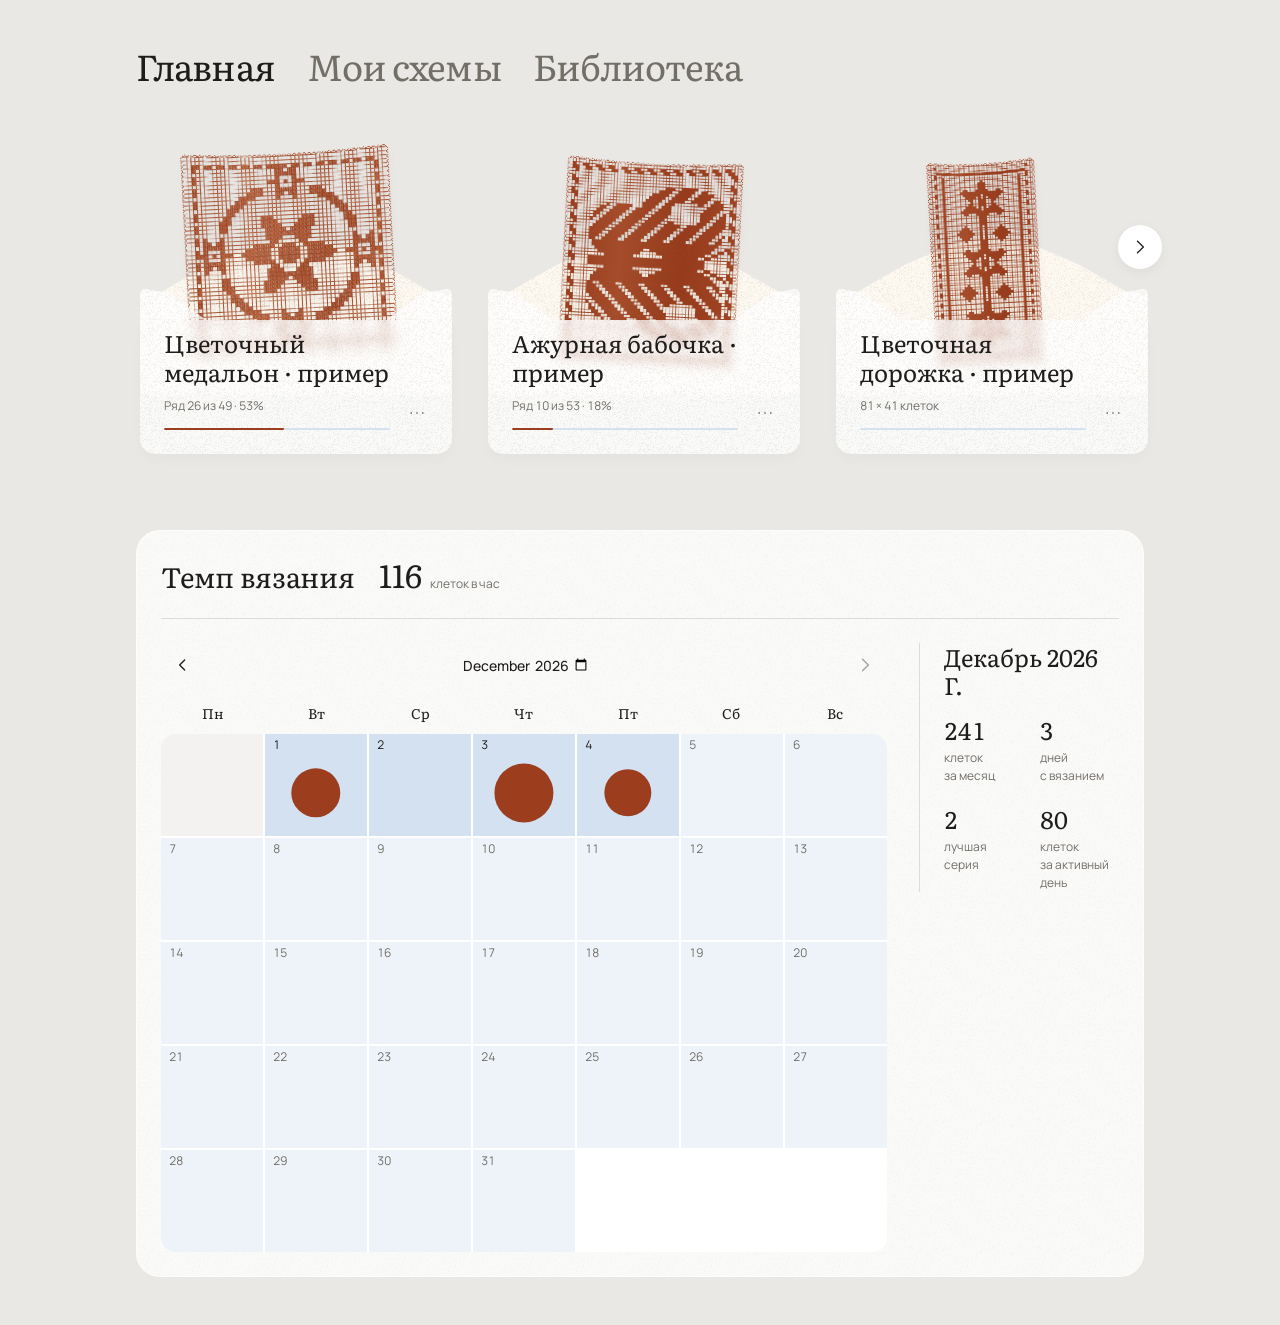
<file: index.html>
<!doctype html>
<html lang="ru">
<head>
<meta charset="utf-8">
<meta name="viewport" content="width=device-width,initial-scale=1,viewport-fit=cover">

<title>Филейный счётчик</title>
<meta name="claude:viewport-fit-sides" content="cover">
<meta name="theme-color" content="#EAE8E5">
<link rel="manifest" href="manifest.webmanifest">
<link rel="icon" type="image/png" href="assets/icons/icon-192.png">
<link rel="apple-touch-icon" href="assets/icons/apple-touch-icon.png">
<link rel="stylesheet" href="styles/fonts.css">
<link rel="stylesheet" href="styles/tokens.css?v=aeb7f523f0">
<link rel="stylesheet" href="styles/components.css?v=729c374cb5">
<link rel="stylesheet" href="styles/system.css?v=8e53cf57ab">
</head>
<body>
<section id="lib">
  <div class="wrap">
    <header class="lib-heading">
      <nav class="library-tabs" aria-label="Разделы схем">
        <button id="homeTab" aria-current="page">Главная</button>
        <button id="myPatternsTab">Мои схемы</button>
        <button id="templatesTab">Библиотека</button>
      </nav>
    </header>
    <div id="librarySearch" class="library-search" role="search">
      <label for="patternSearch" class="visually-hidden">Поиск по схемам</label>
      <div class="search-field"><svg class="search-icon" viewBox="0 0 24 24" fill="none" stroke="currentColor" stroke-width="1.6" stroke-linecap="round" aria-hidden="true"><circle cx="10.5" cy="10.5" r="6.5"/><path d="m16 16 4.5 4.5"/></svg><input id="patternSearch" type="search" placeholder="Название схемы" autocomplete="off" aria-controls="libList"><button id="clearSearch" hidden aria-label="Очистить поиск">×</button></div>
      <div id="mySchemeActions" class="my-scheme-actions" hidden><button id="btnNew" data-appearance="accent" aria-label="Новая схема" title="Новая схема"><svg class="ui-icon" viewBox="0 0 24 24" fill="none" stroke="currentColor" stroke-width="1.6" stroke-linecap="round" aria-hidden="true"><path d="M12 5v14M5 12h14"/></svg><span class="new-label">Новая схема</span></button></div>
    </div>
    <div id="templateFilters" class="template-filters" hidden>
      <div class="filter-row">
        <details class="filter-picker" id="statusPicker"><summary>Статус<span aria-hidden="true" data-icon="down"></span></summary><div class="filter-options"><button type="button" data-value="">Все работы</button><button type="button" data-value="new">Не начаты</button><button type="button" data-value="active">В работе</button><button type="button" data-value="done">Завершены</button><button type="button" data-value="draft">Черновики</button></div><input type="hidden" id="filterStatus" value=""></details>
        <details class="filter-picker" id="difficultyPicker"><summary>Сложность<span aria-hidden="true" data-icon="down"></span></summary><div class="filter-options"><button type="button" data-value="">Любая</button><button type="button" data-value="easy">Простая</button><button type="button" data-value="medium">Средняя</button><button type="button" data-value="detailed">Детальная</button></div><input type="hidden" id="filterDifficulty" value=""></details>
        <details class="filter-picker"><summary>Размер<span aria-hidden="true" data-icon="down"></span></summary><div class="filter-options"><button type="button" data-value="">Любой</button><button type="button" data-value="small">До 30 клеток</button><button type="button" data-value="medium">31–60 клеток</button><button type="button" data-value="large">Больше 60 клеток</button></div><input type="hidden" id="filterSize" value=""></details>
        <details class="filter-picker" id="motifPicker"><summary>Мотив<span aria-hidden="true" data-icon="down"></span></summary><div class="filter-options"><button type="button" data-value="">Все мотивы</button><button type="button" data-value="geometry">Геометрия</button><button type="button" data-value="flowers">Цветы</button><button type="button" data-value="nature">Природа</button><button type="button" data-value="symbols">Символы</button></div><input type="hidden" id="filterMotif" value=""></details>
    <div id="collectionTools" class="collection-tools" hidden>
      <details class="filter-picker" id="sortPicker"><summary>Порядок<span aria-hidden="true" data-icon="down"></span></summary><div class="filter-options"><button data-value="active">Недавно вязала</button><button data-value="added">Недавно добавила</button><button data-value="name">По алфавиту</button></div><input type="hidden" id="patternSort" value="active"></details>
      <details class="backup-menu"><summary aria-label="Резервные копии">Резервные копии<span aria-hidden="true" data-icon="down"></span></summary><div class="backup-options"><button id="exportPatterns" class="ghost">Скачать резервную копию</button><button id="restoreBackup" class="ghost">Восстановить из копии</button></div></details>
    </div>
        <button id="clearFilters" class="ghost" hidden data-appearance="flat">Очистить</button>
      </div>
    </div>
    <div id="libList"><p class="muted">Загружаю схемы…</p></div>
    <section id="activityTracker" class="activity-tracker" aria-label="Активность вязания"></section>
    <p class="note" id="storeNote" hidden></p>
  </div>
</section>

<div id="storageStatus" class="storage-status" role="alert" hidden><span id="storageMessage"></span><button id="retryStorage" data-appearance="secondary">Повторить</button><button id="emergencyExport" data-appearance="secondary">Скачать копию</button></div>
<dialog id="decisionDialog" class="app-dialog" aria-labelledby="decisionTitle" aria-describedby="decisionText"><header class="dialog-header"><h2 id="decisionTitle"></h2><button id="decisionClose" type="button" aria-label="Закрыть" data-icon="close" data-appearance="flat"></button></header><div class="dialog-body"><p id="decisionText"></p></div><footer class="dialog-footer"><button id="decisionCancel" data-appearance="secondary">Отмена</button><button id="decisionAccept" data-appearance="primary">Продолжить</button></footer></dialog>
<dialog id="restoreDialog" class="app-dialog restore-dialog" aria-labelledby="restoreTitle" aria-describedby="restoreIntro">
  <header class="dialog-header"><h2 id="restoreTitle">Восстановить из копии</h2><button id="closeRestore" aria-label="Закрыть восстановление" data-icon="close" data-appearance="flat"></button></header>
  <div class="dialog-body">
    <input id="restorePatterns" type="file" accept="application/json,.json" hidden>
    <p id="restoreIntro">Выбери резервную копию, которую скачала в этом приложении. Можно перенести файл с другого устройства.</p>
    <div id="restorePreview" class="restore-preview" hidden><p id="restoreFilename" class="restore-filename"></p><p id="restoreDate" class="muted"></p><dl id="restoreContents"></dl></div>
    <p id="restorePolicy" class="muted" hidden>Текущие работы останутся. Схемы из копии добавятся отдельно, вместе с прогрессом. История за одинаковые дни объединится без повторного подсчёта.</p>
    <p id="restoreStatus" class="form-status" role="status" aria-live="polite"></p>
    <p id="restoreError" class="field-error" role="alert" hidden></p>
  </div>
  <footer class="dialog-footer"><button id="restoreChoose" data-appearance="primary">Выбрать файл</button><button id="restoreConfirm" data-appearance="primary" hidden>Восстановить</button><button id="restoreDone" data-appearance="primary" hidden>К моим схемам</button></footer>
</dialog>
<dialog id="templateDialog" class="app-dialog template-preview" aria-labelledby="templateTitle"><header class="dialog-header"><div class="template-heading"><h2 id="templateTitle"></h2><p id="templateMeta" class="muted"></p></div><button id="closeTemplate" aria-label="Закрыть просмотр" data-icon="close" data-appearance="flat"></button></header><div class="dialog-body"><div class="template-preview-art"><canvas id="templateCanvas" aria-label="Предпросмотр схемы"></canvas></div><p id="templateEstimate" class="muted"></p></div><footer class="dialog-footer"><button id="previewAdd" class="primary" data-appearance="primary">Добавить в мои схемы</button><button id="previewMine" class="ghost" hidden data-appearance="flat">Открыть мои схемы</button></footer></dialog>
<dialog id="editorDialog" aria-labelledby="editorTitle">
  <header class="editor-top"><div><h2 id="editorTitle">Редактор схемы</h2><span id="editorDimensions" class="muted"></span></div><button id="closeEditor" type="button" data-appearance="primary" aria-label="Применить изменения">Применить<span class="editor-apply-suffix">изменения</span></button></header>
  <div class="editor-tools">
    <div class="editor-history" role="group" aria-label="История изменений"><button id="editorUndo" aria-label="Отменить изменение" title="Отменить изменение" data-icon="undo" data-appearance="secondary"></button><button id="editorRedo" aria-label="Повторить изменение" title="Повторить изменение" data-icon="redo" data-appearance="secondary"></button></div>
    <div class="editor-modes" role="group" aria-label="Инструмент"><button id="editorDraw" aria-label="Рисовать" title="Рисовать" aria-pressed="true"><svg class="ui-icon" viewBox="0 0 24 24" fill="none" stroke="currentColor" stroke-width="1.6" stroke-linecap="round" stroke-linejoin="round" aria-hidden="true"><path d="m15 5 4 4M4 20l4-1L20 7a2.8 2.8 0 0 0-4-4L4 15v5Z"/></svg><span>Рисовать</span></button><button id="editorPan" aria-label="Перемещать" title="Перемещать" aria-pressed="false"><svg class="ui-icon" viewBox="0 0 24 24" fill="none" stroke="currentColor" stroke-width="1.6" stroke-linecap="round" stroke-linejoin="round" aria-hidden="true"><path d="M8 13V5a2 2 0 0 1 4 0v7-9a2 2 0 0 1 4 0v9-6a2 2 0 0 1 4 0v9c0 4-2 7-6 7h-2c-3 0-4-2-5-4l-4-6a2 2 0 0 1 3-2l2 3Z"/></svg><span>Перемещать</span></button></div>
    <button id="editorFit" data-appearance="secondary">Вписать</button>
  </div>
  <label class="editor-zoom" for="editorZoom"><span>Масштаб</span><input id="editorZoom" type="range" min="0.5" max="48" step="0.1" value="24"><output id="editorZoomValue" for="editorZoom">100%</output></label>
  <div id="editorViewport" tabindex="0" aria-label="Схема с прокруткой"></div>
  <div class="editor-sliders"><label>Горизонталь<input id="editorX" type="range" min="0" max="0" value="0" aria-label="Положение по горизонтали"></label><label>Вертикаль<input id="editorY" type="range" min="0" max="0" value="0" aria-label="Положение по вертикали"></label></div>
</dialog>
<section id="imp" hidden>
  <div class="wrap">
    <nav class="nav creation-nav">
      <div class="links"><button id="impBack">← Назад</button></div>
      <p id="draftStatus" class="muted draft-status" role="status"></p>
      <span class="here" id="impKicker" hidden>Новая схема</span>
    </nav>
    <div class="tabs" role="group" aria-label="Источник схемы">
      <button id="srcImg" class="on" aria-pressed="true">Из картинки</button>
      <button id="srcBlank" aria-pressed="false">Пустая сетка</button>
    </div>
    <nav aria-label="Шаги создания схемы"><ol class="creation-steps"><li><button id="stepSource" type="button" aria-controls="srcPanel">1. Источник</button></li><li><button id="stepCheck" type="button" aria-controls="checkFields">2. Проверка</button></li><li><button id="stepSave" type="button" aria-controls="savePanel">3. Сохранение</button></li></ol></nav>
    <div class="imp-grid">
      <div class="card" id="srcPanel">
        <h2 class="panel-title" id="sourceTitle">Картинка</h2>
        <div id="imgSide" style="display:grid;gap:12px">
          <div class="drop" id="drop">
            <p class="shout">Перетащи картинку сюда<br>или выбери файл</p>
            <p class="muted" style="font-size:14px">Подойдёт скриншот или ровное фото схемы. На компьютере можно вставить из буфера: Ctrl/⌘ + V</p>
            <label class="file btn primary">Выбрать картинку<input type="file" id="file" accept="image/*"></label>
          </div>
          <div id="imgWork" hidden style="display:grid;gap:10px">
            <div class="status" id="detStatus"></div>
            <div class="cv-box" id="cvBox"><canvas id="srcCanvas"></canvas></div>
            <p class="cap" style="text-align:left">Потяни за кружки в углах, чтобы рамка совпала с краями сетки. Рамку можно и передвинуть целиком.</p>
            <div class="row">
              <button id="btnRedetect" data-appearance="secondary">Найти сетку заново</button>
              <label class="file btn">Другая картинка<input type="file" id="file2" accept="image/*"></label>
            </div>
            <div class="field">
              <label class="cap" for="sens">Какие клетки считать заполненными<span id="sensVal" hidden></span></label>
              <input type="range" id="sens" min="15" max="85" value="50">
              <div class="row" style="justify-content:space-between;font-size:13px"><span class="muted">даже бледные</span><span class="muted">только тёмные</span></div>
            </div>
          </div>
        </div>
        <div id="blankSide" hidden>
          <p class="shout">Задай размер и закрась клетки касанием</p>
          <p class="muted" style="font-size:14px;text-align:center;margin-top:8px">Удобно для маленьких схем или чтобы перерисовать схему с бумаги.</p>
        </div>
        <div class="creation-actions" id="sourceActions" hidden><button id="sourceToCheck" type="button" data-appearance="primary">Проверить схему</button></div>
      </div>

      <div class="card" id="checkPanel">
        <div id="checkFields">
        <div class="panel-heading"><h2 class="panel-title">Схема</h2><details class="pattern-menu creation-menu"><summary aria-label="Действия со схемой" data-icon="more"></summary><div class="menu-items"><button id="btnInvert" type="button">Поменять закрашенные и пустые</button></div></details></div>
        <div class="fields">
          <div class="field"><label class="cap" for="cols">Ширина, в клетках</label><input type="number" id="cols" min="2" max="250" inputmode="numeric" class="num"></div>
          <div class="field"><label class="cap" for="rows">Высота, в клетках</label><input type="number" id="rows" min="2" max="300" inputmode="numeric" class="num"></div>
        </div>
        <div id="editorPreview"><div class="ed-box"><canvas id="edCanvas" aria-label="Открыть редактор схемы"></canvas></div></div>
        <div class="creation-actions"><button id="openEditor" type="button" data-appearance="secondary">Редактировать</button><button id="toSave" type="button" data-appearance="primary" aria-label="Перейти к сохранению">Продолжить</button></div>
        </div><div id="savePanel" hidden>
        <h2 class="panel-title">Сохранение</h2>
        <div class="field"><label class="cap" for="pname">Название</label><input type="text" id="pname" maxlength="80" placeholder="Например, Салфетка с розами"></div>
        <div class="field"><span class="cap">Первый ряд вяжу</span>
          <div class="seg" role="group" aria-label="Направление первого ряда">
            <button id="dirRtl" aria-pressed="true">← справа налево</button>
            <button id="dirLtr" aria-pressed="false">слева направо →</button>
          </div>
        </div>
        <div class="creation-actions"><button id="btnSave" data-appearance="primary">Сохранить и вязать</button></div><p id="saveMsg" class="form-status" role="status"></p>
        </div>
      </div>
    </div>
  </div>
</section>

<section id="knit" hidden>
  <div class="wrap">
    <nav class="nav">
      <div class="links">
        <button id="knitBack" aria-label="Назад к схемам">← Назад</button>
      </div>
    </nav>
    <div class="knit-layout">
      <div class="col" id="colNow" tabindex="-1" role="region" aria-label="Текущая клетка схемы">
        <div class="card">
          <div class="knit-heading-info"><span class="here" id="knitTitle"></span><span class="knit-progress num" id="pct"></span><span class="knit-progress" id="knitEstimate"></span><div class="bar"><i id="pctBar" style="width:0"></i></div></div>
          <div class="pos">
            <div class="posbig num" id="rowNum"></div>
            <span class="dir" id="dirPill"></span>
          </div>
          <div class="cellnow">
            <div class="swatch" id="swatch" aria-hidden="true"></div>
            <div>
              <div class="cellname" id="cellName"></div>
              <div class="cellnum num" id="cellNum"></div>
            </div>
          </div>
          <div id="flash" class="flash" hidden></div>
          <p class="run" id="runText"></p>
          <div>
            <div class="tape-box" id="tapeBox"><canvas id="tapeCanvas"></canvas></div>
          </div>
        </div>
      </div>
      <div class="col" id="colMap">
        <div class="card">
          <div class="map-box" id="mapBox"><canvas id="mapCanvas"></canvas></div>
          <div class="legend">
            <span><i style="background:var(--rust)"></i>заполненная</span>
            <span><i style="background:var(--cell)"></i>пустая</span>
            <span><i style="background:transparent;outline:2px solid var(--ink);outline-offset:-2px"></i>текущая</span>
            <span>бледнее — провязано</span>
          </div>
        </div>
      </div>
    </div>
  </div>
  <div class="thumbbar">
    <div class="in">
      <button id="btnBack" aria-label="Шаг назад" aria-keyshortcuts="Backspace" data-icon="undo" data-appearance="secondary"></button>
      <button class="rust" id="btnDone" aria-keyshortcuts="Space Enter" data-appearance="craft">Провязала</button>
    </div>
    <div class="kbd">Пробел или Enter — провязала · Backspace — назад</div>
  </div>
</section>

<div class="toast" id="toast" hidden role="status"><span id="toastText"></span><button id="toastBtn" hidden></button><button id="toastClose" type="button" aria-label="Закрыть уведомление" data-icon="close"></button></div>

<script src="scripts/ui-components.js"></script>
<script src="scripts/drafts.js"></script>
<script src="scripts/backup.js"></script>
<script src="scripts/offline.js"></script>
<script src="scripts/demo.js"></script>
<script src="scripts/calendar.js"></script>
<script>
(() => {
"use strict";
const $ = id => document.getElementById(id);
const UI = window.FiletUI;
const Drafts = window.FiletDrafts;
const menus = UI.initMenus(document);
const LS = {
  get(k, d){ try{ const v = localStorage.getItem(k); return v == null ? d : JSON.parse(v); }catch(e){ return d; } },
  set(k, v){ try{ localStorage.setItem(k, JSON.stringify(v)); return true; }catch(e){ return false; } }

};
function colors(){
  const cs = getComputedStyle(document.documentElement);
  const g = n => cs.getPropertyValue(n).trim();
  return { ink:g('--ink'), bg:g('--bg'), card:g('--card'), sunk:g('--sunk'), line:g('--line'), cell:g('--cell'), seam:g('--seam'), rust:g('--rust'), muted:g('--muted'), ok:g('--ok') };
}
function setupCanvas(cv, w, h, resolution=window.devicePixelRatio || 1){
  const d = resolution;cv.renderScale=d;
  cv.style.width = w + 'px'; cv.style.height = h + 'px';
  cv.width = Math.max(1, Math.round(w*d)); cv.height = Math.max(1, Math.round(h*d));
  const c = cv.getContext('2d'); c.setTransform(d,0,0,d,0,0); return c;
}
function rrect(c, x, y, w, h, r){
  r = Math.max(0, Math.min(r, w/2, h/2));
  c.beginPath(); c.moveTo(x+r, y); c.arcTo(x+w, y, x+w, y+h, r); c.arcTo(x+w, y+h, x, y+h, r); c.arcTo(x, y+h, x, y, r); c.arcTo(x, y, x+w, y, r); c.closePath();
}
/* one chart cell: pale-blue base, rust inner block when filled; seams come from the gap */
function drawCell(c, k, x, y, s, filled){
  const gap = s >= 7 ? Math.max(1, Math.round(s*0.08)) : (s >= 4 ? 1 : 0);
  const w = s - gap;
  c.fillStyle = k.cell;
  if (s >= 10) { rrect(c, x, y, w, w, Math.min(4, s*0.14)); c.fill(); } else c.fillRect(x, y, w, w);
  if (filled){
    c.fillStyle = k.rust;
    if (s >= 10){ const i = Math.max(1.5, w*0.12); rrect(c, x+i, y+i, w-2*i, w-2*i, Math.min(5, w*0.22)); c.fill(); }
    else c.fillRect(x, y, w, w);
  }
}
function plural(n, one, few, many){
  const a = Math.abs(n)%100, b = a%10;
  if (a>10 && a<20) return many; if (b>1 && b<5) return few; if (b===1) return one; return many;
}
const typeWord = (v, n) => v ? plural(n,'заполненная','заполненные','заполненных') : plural(n,'пустая','пустые','пустых');
const uid = () => 'p' + Date.now().toString(36) + Math.random().toString(36).slice(2,7);

/* ---------- toast ---------- */
let toastTimer;
function dismissToast(){ clearTimeout(toastTimer); $('toast').hidden = true; }
$('toastClose').onclick = dismissToast;
function toast(text, btnLabel, onBtn, ms=3500){
  $('toastText').textContent = text;
  const b = $('toastBtn');
  if (btnLabel){ b.hidden = false; b.textContent = btnLabel; b.onclick = () => { dismissToast(); onBtn(); }; }
  else { b.hidden = true; b.onclick = null; }
  $('toast').hidden = false;
  clearTimeout(toastTimer); toastTimer = setTimeout(dismissToast, ms);
}
$('toast').addEventListener('mouseenter', () => clearTimeout(toastTimer));
$('toast').addEventListener('focusin', () => clearTimeout(toastTimer));
function resumeToastTimer(){
  clearTimeout(toastTimer);
  if (!$('toast').matches(':hover, :focus-within')) toastTimer = setTimeout(dismissToast, 3500);
}
$('toast').addEventListener('mouseleave', resumeToastTimer);
$('toast').addEventListener('focusout', resumeToastTimer);

/* Shared icons, decisions and portable backups. */
const iconPaths={plus:'M12 5v14M5 12h14',down:'m6 9 6 6 6-6',back:'m14 6-6 6 6 6',next:'m9 5 7 7-7 7',close:'m6 6 12 12M18 6 6 18',undo:'M8 5 3 10l5 5M3 10h11a6 6 0 0 1 0 12',redo:'m16 5 5 5-5 5M21 10H10a6 6 0 0 0 0 12',more:'M5 12h.01M12 12h.01M19 12h.01'};
function icon(name){return `<svg class="ui-icon" width="20" height="20" viewBox="0 0 24 24" fill="none" stroke="currentColor" stroke-width="1.6" stroke-linecap="round" stroke-linejoin="round" aria-hidden="true"><path d="${iconPaths[name]||iconPaths.next}"/></svg>`;}
document.querySelectorAll('[data-icon]').forEach(el=>{el.innerHTML=icon(el.dataset.icon);});
for(const id of ['knitBack','impBack'])$(id).innerHTML=icon('back')+'<span>Назад</span>';
$('impBack').querySelector('svg').setAttribute('viewBox','7 0 8 24');
let decisionResolve=null,decisionDismissValue=false;
function askDecision(title,text,accept='Продолжить',options={}){
  if(decisionResolve)return Promise.resolve(null);
  $('decisionTitle').textContent=title;$('decisionText').textContent=text;$('decisionAccept').textContent=accept;
  $('decisionCancel').textContent=options.cancelLabel||'Отмена';decisionDismissValue=Object.hasOwn(options,'dismissValue')?options.dismissValue:false;
  $('decisionAccept').dataset.appearance=/Удалить|сбросить/i.test(accept)?'danger':'primary';
  UI.openDialog($('decisionDialog'),{focus:$('decisionCancel'),dismissible:true});
  return new Promise(resolve=>decisionResolve=resolve);
}
function finishDecision(value){const resolve=decisionResolve;decisionResolve=null;$('decisionDialog').close();resolve?.(value);}
$('decisionCancel').onclick=()=>finishDecision(false);$('decisionAccept').onclick=()=>finishDecision(true);
$('decisionClose').onclick=()=>finishDecision(decisionDismissValue);
$('decisionDialog').addEventListener('cancel',e=>{e.preventDefault();finishDecision(decisionDismissValue);});
$('decisionDialog').addEventListener('close',()=>{if(!$('decisionDialog').open&&decisionResolve){const resolve=decisionResolve;decisionResolve=null;resolve(decisionDismissValue);}});
function exportBackup(){
  const backup={format:'filet-backup',version:1,exportedAt:new Date().toISOString(),patterns:[...patterns.values()],activity:LS.get('filet.activity.v1',{days:{}}),pace:LS.get('filet.pace.v1',[]),drafts:backupDrafts()};
  const url=URL.createObjectURL(new Blob([JSON.stringify(backup,null,2)],{type:'application/json'}));
  const link=document.createElement('a');link.href=url;link.download=`filet-${activityDateKey()}.json`;link.click();setTimeout(()=>URL.revokeObjectURL(url),1000);
}
function validPattern(p){return window.FiletBackup.validPattern(p);}
$('exportPatterns').onclick=exportBackup;$('emergencyExport').onclick=exportBackup;
/* A restore session retains its IDs on retry, so partial writes cannot make duplicates. */
let restorePlan=null,restoreBusy=false,restoreRead=0;
function resetRestore(){
  restorePlan=null;restoreRead++;
  UI.setBusy($('restoreChoose'),false);
  $('restoreTitle').textContent='Восстановить из копии';
  $('restoreIntro').textContent='Выбери резервную копию, которую скачала в этом приложении. Можно перенести файл с другого устройства.';
  for(const id of ['restorePreview','restorePolicy','restoreConfirm','restoreDone','restoreError'])$(id).hidden=true;
  $('restoreChoose').hidden=false;$('restoreChoose').disabled=false;$('restoreChoose').textContent='Выбрать файл';$('restoreChoose').dataset.appearance='primary';
  $('restoreConfirm').textContent='Восстановить';$('restoreStatus').textContent='';
}
$('restoreBackup').onclick=()=>{
  menus.closeAll();resetRestore();$('restoreDialog').returnFocus=document.querySelector('.backup-menu summary');
  UI.openDialog($('restoreDialog'),{focus:$('restoreChoose'),dismissible:true});
};
$('restoreChoose').onclick=()=>{$('restorePatterns').click();};
$('closeRestore').onclick=()=>{if(!restoreBusy)$('restoreDialog').close();};
$('restoreDialog').addEventListener('cancel',e=>{if(restoreBusy)e.preventDefault();});
$('restoreDialog').addEventListener('close',()=>{restoreRead++;});
$('restorePatterns').onchange=async e=>{
  const file=e.target.files[0];e.target.value='';if(!file||restoreBusy)return;
  restorePlan=null;const read=++restoreRead;
  $('restoreConfirm').hidden=true;$('restorePreview').hidden=true;$('restorePolicy').hidden=true;$('restoreError').hidden=true;
  $('restoreStatus').textContent='Проверяем копию…';UI.setBusy($('restoreChoose'),true);
  try{
    if(file.size>10000000)throw Error('Файл больше 10 МБ. Выбери другую резервную копию.');
    const plan=window.FiletBackup.prepare(await file.text(),{uid});
    if(read!==restoreRead)return;
    restorePlan=plan;$('restoreFilename').textContent=file.name||'Резервная копия';
    $('restoreDate').textContent=plan.exportedAt?'Создана '+new Date(plan.exportedAt).toLocaleDateString('ru-RU',{day:'numeric',month:'long',year:'numeric'}):'';
    const contents=$('restoreContents');contents.replaceChildren();
    const rows=[['Схемы',String(plan.patterns.length)],['С прогрессом',String(plan.patterns.filter(p=>p.pos>0).length)],['Дни активности',String(Object.keys(plan.days).length)]];
    if(plan.drafts.length)rows.push(['Черновики',String(plan.drafts.length)]);
    for(const [label,value] of rows){const dt=document.createElement('dt'),dd=document.createElement('dd');dt.textContent=label;dd.textContent=value;contents.append(dt,dd);}
    $('restorePreview').hidden=false;$('restorePolicy').hidden=false;$('restoreConfirm').hidden=false;
    $('restoreChoose').textContent='Другой файл';$('restoreChoose').dataset.appearance='secondary';$('restoreStatus').textContent='Копия проверена. Можно восстановить.';
    $('restoreConfirm').focus({preventScroll:true});
  }catch(error){
    if(read!==restoreRead)return;
    $('restoreError').textContent=error.message||'Не удалось прочитать файл. Попробуй выбрать его ещё раз.';$('restoreError').hidden=false;$('restoreStatus').textContent='';
  }finally{if(read===restoreRead)UI.setBusy($('restoreChoose'),false);}
};
$('restoreConfirm').onclick=async()=>{
  if(!restorePlan||restoreBusy)return;
  if(!store){$('restoreError').textContent='Хранилище ещё загружается. Попробуй через несколько секунд.';$('restoreError').hidden=false;return;}
  restoreBusy=true;$('restoreError').hidden=true;$('restoreChoose').disabled=true;$('closeRestore').disabled=true;UI.setBusy($('restoreConfirm'),true);
  try{
    const count=await window.FiletBackup.apply(restorePlan,{storage:LS,store,patterns,onProgress:text=>{$('restoreStatus').textContent=text;}});
    restorePlan=null;
    $('restoreTitle').textContent='Копия восстановлена';$('restoreIntro').textContent=count?`Добавлено схем: ${count}. Они уже в «Моих схемах», вместе с сохранённым прогрессом.`:'История и доступный черновик восстановлены.';
    for(const id of ['restorePreview','restorePolicy','restoreChoose','restoreConfirm'])$(id).hidden=true;
    $('restoreStatus').textContent='';$('restoreDone').hidden=false;$('restoreDone').focus({preventScroll:true});
    renderLibrary();
  }catch(error){
    $('restoreStatus').textContent='';$('restoreError').textContent=error.message||'Не удалось завершить восстановление. Проверь подключение и повтори. Уже добавленные схемы сохранятся.';$('restoreError').hidden=false;$('restoreConfirm').textContent='Повторить';renderLibrary();
  }finally{restoreBusy=false;$('restoreChoose').disabled=false;$('closeRestore').disabled=false;UI.setBusy($('restoreConfirm'),false);}
};
$('restoreDone').onclick=()=>{$('restoreDialog').close();switchLibrarySection('mine');};

/* ---------- storage ---------- */
const patterns = new Map();
let store = null;
const posPending = new Map();

function makeLocalStore(){
  let cb = null;
  const read = () => LS.get('filet.patterns', {});
  const write = o => { if(!LS.set('filet.patterns',o))throw new Error('Не удалось записать схемы в память браузера'); };
  return {
    kind:'local',
    subscribe(f){ cb = f; f(Object.entries(read()).map(([id,d]) => ({id, ...d}))); },
    async save(p){ const o = read(); const {id, ...body} = p; o[id] = body; write(o); },
    async updatePos(id, pos){ const o = read(); if (o[id]){ o[id].pos = pos; o[id].updatedAt = Date.now();o[id].lastKnittedAt=patterns.get(id)?.lastKnittedAt||o[id].lastKnittedAt||0; write(o); } },
    async remove(id){ const o = read(); delete o[id]; write(o); cb && cb(Object.entries(o).map(([i,d]) => ({id:i, ...d}))); }
  };
}
function makeDbStore(db, userId){
  const col = db.collection('data/users/' + userId);
  return {
    kind:'db',
    subscribe(f, onErr){ return col.onSnapshot(s => f(s.docs.map(d => ({id:d.id, ...d.data()}))), onErr); },
    async save(p){ const {id, ...body} = p; await col.doc(id).set(body); },
    async updatePos(id, pos){ await col.doc(id).update({pos, updatedAt: Date.now(),lastKnittedAt:patterns.get(id)?.lastKnittedAt||0}); },
    async remove(id){ await col.doc(id).delete(); }
  };
}
function onPatterns(list){
  const seen = new Set();
  for (const d of list){
    if (!d || !Array.isArray(d.cells) || !d.w || !d.h) continue;
    seen.add(d.id);
    const local = patterns.get(d.id);
    const pend = posPending.get(d.id);
    const pat = {...d};
    const journal=LS.get('filet.pending.v1',{});
    if(journal[d.id]?.kind===store.kind && !pend){pat.pos=Math.min(journal[d.id].pos,pat.w*pat.h);queuePos(d.id,pat.pos);}
    if (local && pend && (pend.timer || pend.inflight || pend.failed)) pat.pos = local.pos;
    patterns.set(d.id, pat);
  }
  for (const id of [...patterns.keys()]) if (!seen.has(id)) patterns.delete(id);
  renderLibrary();
  if (screen === 'knit'){
    if (!patterns.has(curId)) show('lib'); else renderKnit();
  }
  maybeResume();
}
function storageError(message){
  $('storageMessage').textContent=message;$('storageStatus').hidden=false;
}
function queuePos(id,pos){
  let q=posPending.get(id);if(!q){q={};posPending.set(id,q);}q.value=pos;
  const journal=LS.get('filet.pending.v1',{});journal[id]={pos,kind:store.kind};
  if(!LS.set('filet.pending.v1',journal))storageError('Не получается сохранить последний шаг. Скачай копию перед закрытием.');
  clearTimeout(q.timer);q.timer=null;
  if(store.kind==='local')flushPos(id);
  else q.timer=setTimeout(()=>{q.timer=null;flushPos(id);},400);
}
async function flushPos(id){
  const q=posPending.get(id);if(!q || q.inflight)return;
  const value=q.value;q.inflight=true;q.failed=false;
  try{
    await store.updatePos(id,value);
    if(q.value===value){const journal=LS.get('filet.pending.v1',{});delete journal[id];LS.set('filet.pending.v1',journal);}
  }catch(e){q.failed=true;storageError('Прогресс пока не сохранён. Повтори сохранение или скачай копию.');}
  q.inflight=false;
  if(q.value!==value && !q.timer)flushPos(id);
}
async function flushAllProgress(){await Promise.all([...posPending].map(([id,q])=>{clearTimeout(q.timer);q.timer=null;return flushPos(id);}));}
window.addEventListener('pagehide',()=>{saveDraft();flushAllProgress();});
document.addEventListener('visibilitychange',()=>{if(document.hidden){saveDraft();flushAllProgress();}});
$('retryStorage').onclick=async()=>{
  await flushAllProgress();const draftOK=screen!=='imp'||saveDraft();
  if(store?.kind==='local')try{for(const p of patterns.values())await store.save(p);if(draftOK)$('storageStatus').hidden=true;}catch(e){storageError('Память браузера недоступна. Скачай копию, чтобы сохранить работу.');}
  else if(draftOK && ![...posPending.values()].some(q=>q.failed))$('storageStatus').hidden=true;
};
async function initStore(){
  let db = null, userId = null;
  try {
    if (window.claude && claude.use){
      const [d, u] = await Promise.all([claude.use('db'), claude.use('user')]);
      db = d; userId = u ? await u.id() : null;
    }
  } catch(e){ db = null; }
  if (db && userId){
    store = makeDbStore(db, userId);
    store.subscribe(onPatterns, () => { storageError('Не удалось загрузить облачные схемы. Проверь соединение и обнови страницу.'); });
  } else {
    try{window.FiletDemo.seed(localStorage,[...detailedTemplates(),...albumExamples().slice(0,3)],new Date(),location.protocol);}catch(e){}
    store = makeLocalStore();
    store.subscribe(onPatterns);
  }
}

/* ---------- screens ---------- */
let screen = 'lib', curId = null, resumed = false;
function show(s){
  menus.closeAll();
  paceAnchor=null;
  screen = s;
  document.dispatchEvent(new Event('filet:screenchange'));
  $('lib').hidden = s !== 'lib'; $('imp').hidden = s !== 'imp'; $('knit').hidden = s !== 'knit';
  if (s !== 'knit'){ LS.set('filet.last', null); releaseWake(); }
  window.scrollTo(0,0);
}
function maybeResume(){
  if (resumed) return; resumed = true;
  const last = LS.get('filet.last', null);
  // Resume is an explicit action on the home screen; opening the app never skips it.
}

/* ---------- library ---------- */
const EXAMPLE = [
'.............',
'..XXX...XXX..',
'.XXXXX.XXXXX.',
'.XXXXXXXXXXX.',
'.XXXXXXXXXXX.',
'..XXXXXXXXX..',
'...XXXXXXX...',
'....XXXXX....',
'.....XXX.....',
'......X......',
'.............'];
function albumExamples(){
  const motifs = [
    ['Ромбы', (x,y) => { const d = Math.abs(x-7)+Math.abs(y-7); return d === 5 || d <= 1; }],
    ['Цветок', (x,y) => { const a=x-7,b=y-7; return a*a+b*b<=3 || [[0,-3],[0,3],[-3,0],[3,0]].some(([dx,dy]) => (a-dx)**2+(b-dy)**2<=5); }],
    ['Волны', (x,y) => (x + Math.floor(y/2)) % 6 < 2],
    ['Бабочка', (x,y) => { const a=Math.abs(x-7),b=y-7; return (a===0 && Math.abs(b)<5) || (a>0 && a<6 && Math.abs(b)<5 && Math.abs(b)<a+1 && (b<0 || a<5)); }],
    ['Звезда', (x,y) => { const a=Math.abs(x-7),b=Math.abs(y-7); return a+b<=4 || (a===b && a<=5) || (Math.min(a,b)===0 && Math.max(a,b)<=6); }],
    ['Сердечко', (x,y) => { const row=EXAMPLE[y-2]; return row && row[x-1]==='X'; }]
  ];
  return motifs.map(([name, filled], i) => ({
    id:'album-example-v1-'+i, name:name+' · пример', w:15, h:15,
    cells:Array.from({length:15},(_,y)=>Array.from({length:15},(_,x)=>x>0 && x<14 && y>0 && y<14 && filled(x,y) ? '1':'0').join('')),
    pos:0, firstRtl:true, createdAt:1, updatedAt:6-i,
    difficulty:['easy','medium','easy','detailed','medium','medium'][i],
    motif:['geometry','flowers','geometry','nature','symbols','symbols'][i]
  }));
}
// Original charts inspired by traditional floral filet themes, not traced from pins.
let detailedTemplateCache;
function detailedTemplates(){
  if(detailedTemplateCache)return detailedTemplateCache;
  const flower=(x,y,r)=>{const d=Math.hypot(x,y),a=Math.atan2(y,x);return d<r*.2 || (d>r*.35 && d<r*(.7+.23*Math.cos(a*6)));};
  const specs=[
    ['floral-medallion','Цветочный медальон',49,49,'flowers',(x,y)=>{
      const a=x-24,b=y-24,r=Math.hypot(a,b);
      return flower(a,b,12) || (r>16 && r<18 && (Math.abs(a)>5 && Math.abs(b)>5)) ||
        [[0,-18],[0,18],[-18,0],[18,0]].some(([dx,dy])=>flower(a-dx,b-dy,5)) ||
        (Math.max(Math.abs(a),Math.abs(b))===22 && (x+y)%3!==0);
    }],
    ['lace-butterfly','Ажурная бабочка',63,53,'nature',(x,y)=>{
      const a=Math.abs(x-31),b=y-25;
      const upper=((a-13)/12)**2+((b+8)/14)**2<1;
      const lower=((a-10)/9)**2+((b-11)/10)**2<1;
      const eye=((a-16)/4)**2+((b+9)/5)**2<1;
      const holes=(a+b+60)%7<2 && a>6;
      return (a<=1 && b>-16 && b<21) || (b<-14 && b>-23 && a===Math.floor((-b-14)/2)+1) ||
        ((upper || lower) && !eye && !holes) ||
        (Math.max(Math.abs(x-31)/29,Math.abs(y-26)/24)> .97 && (x+y)%4<2);
    }],
    ['garden-runner','Цветочная дорожка',81,41,'flowers',(x,y)=>{
      const a=x-40,b=y-20;
      return [-25,0,25].some(dx=>flower(a-dx,b,10)) ||
        (Math.abs(b)===15 && x>4 && x<77) ||
        (Math.abs(b)===18 && x%4<2) ||
        (Math.abs(a)===37 && Math.abs(b)<18) ||
        [-12,12].some(dx=>Math.abs(a-dx)+Math.abs(b-7)<4 || Math.abs(a-dx)+Math.abs(b+7)<4) ||
        (Math.abs(b)===1 && Math.abs(a)<32);
    }]
  ];
  detailedTemplateCache=specs.map(([id,name,w,h,motif,filled],i)=>({
    id:'library-original-'+id,name,w,h,motif,difficulty:'detailed',pos:0,firstRtl:true,createdAt:1,updatedAt:10-i,
    cells:Array.from({length:h},(_,y)=>Array.from({length:w},(_,x)=>x>0&&y>0&&x<w-1&&y<h-1&&filled(x,y)?'1':'0').join(''))
  }));return detailedTemplateCache;
}
// Fit landscape textiles into the envelope without stretching or changing saved cells.
function envelopePreviewPattern(p){
  if(p.w<=p.h)return p;
  return {...p,w:p.h,h:p.w,cells:Array.from({length:p.w},(_,y)=>Array.from({length:p.h},(_,x)=>p.cells[p.h-1-x][y]).join(''))};
}
// Decorative textile preview only: the editor and knitting chart retain exact cells.
function drawThumb(cv, p, size){
  const pad=18, cell=(size-pad*2)/Math.max(p.w,p.h);
  const w=cell*p.w, h=cell*p.h;
  const c=setupCanvas(cv,w+pad*2,h+pad*2,Math.max(3,window.devicePixelRatio||1)), k=colors();
  c.clearRect(0,0,w+pad*2,h+pad*2);
  c.translate(pad,pad); c.lineCap='round'; c.lineJoin='round';
  const thread=Math.max(.5,Math.min(2.1,cell*.14));
  // Stable, small irregularities: redrawing never changes the pattern.
  const wobble=(x,y)=>Math.sin(x*12.13+y*7.71)*Math.min(.55,cell*.035);
  const yarn=(path,width)=>{
    c.beginPath();path();
    c.strokeStyle=k.rust;c.globalAlpha=1;c.lineWidth=width;c.stroke();
    if(cell>=4){
      c.strokeStyle='#542819';c.globalAlpha=.18;c.lineWidth=width;c.stroke();
      c.strokeStyle=k.rust;c.globalAlpha=1;c.lineWidth=width*.72;c.stroke();
      c.strokeStyle='#F1BC92';c.globalAlpha=.32;c.lineWidth=Math.max(.24,width*.22);c.stroke();
    }
    c.globalAlpha=1;
  };
  // Dense charts keep a clean miniature; larger cells reveal separate crochet posts.
  for(let y=0;y<p.h;y++) for(let x=0;x<p.w;x++){
    if(p.cells[y][x]!=='1') continue;
    const px=x*cell,py=y*cell;
    if(cell<4){c.fillStyle=k.rust;c.fillRect(px,py,cell,cell);continue;}
    const posts=Math.max(3,Math.round(cell/3)), step=cell/posts;
    for(let j=0;j<posts;j++){
      const cx=px+(j+.5)*step, bend=wobble(x+j,y);
      yarn(()=>{
        c.moveTo(cx,py+cell*.08);
        c.bezierCurveTo(cx-step*.28,py+cell*.34,cx+step*.28+bend,py+cell*.66,cx,py+cell*.94);
      },step*.9);
      // Small diagonal wraps give the posts a twisted-yarn rhythm.
      c.strokeStyle='#F1BC92';c.globalAlpha=.28;c.lineWidth=.45;
      for(let t=0;t<3;t++){
        const cy=py+cell*(.24+t*.24);
        c.beginPath();c.moveTo(cx-step*.25,cy+step*.2);c.lineTo(cx+step*.22,cy-step*.2);c.stroke();
      }
      c.globalAlpha=1;
    }
  }
  // Each mesh segment bows slightly, like a short chain between stitches.
  yarn(()=>{
    for(let y=0;y<=p.h;y++) for(let x=0;x<p.w;x++){
      const px=x*cell,py=y*cell;
      c.moveTo(px,py);c.quadraticCurveTo(px+cell*.5,py+wobble(x,y),px+cell,py);
    }
    for(let x=0;x<=p.w;x++) for(let y=0;y<p.h;y++){
      const px=x*cell,py=y*cell;
      c.moveTo(px,py);c.quadraticCurveTo(px+wobble(y,x),py+cell*.5,px,py+cell);
    }
  },thread);
  if(cell>=6){
    // Fine diagonal twists on the open chains, not a uniform shiny highlight.
    c.strokeStyle='#F1BC92';c.lineWidth=.5;c.globalAlpha=.42;c.beginPath();
    for(let y=0;y<=p.h;y++) for(let x=0;x<p.w;x++) for(let t=1;t<4;t++){
      const px=(x+t/4)*cell,py=y*cell;
      c.moveTo(px-.5,py+.6);c.lineTo(px+.5,py-.6);
    }
    for(let x=0;x<=p.w;x++) for(let y=0;y<p.h;y++) for(let t=1;t<4;t++){
      const px=x*cell,py=(y+t/4)*cell;
      c.moveTo(px-.6,py-.5);c.lineTo(px+.6,py+.5);
    }
    c.stroke();c.globalAlpha=1;
  }
  const nx=Math.max(1,Math.round(w/Math.max(5,cell))),ny=Math.max(1,Math.round(h/Math.max(5,cell)));
  yarn(()=>{
    for(let i=0;i<nx;i++){
      const x=i*w/nx,step=w/nx,depth=4+wobble(i,0);
      c.moveTo(x,0);c.quadraticCurveTo(x+step/2,-depth,x+step,0);
      c.moveTo(x,h);c.quadraticCurveTo(x+step/2,h+depth,x+step,h);
    }
    for(let i=0;i<ny;i++){
      const y=i*h/ny,step=h/ny,depth=4+wobble(0,i);
      c.moveTo(0,y);c.quadraticCurveTo(-depth,y+step/2,0,y+step);
      c.moveTo(w,y);c.quadraticCurveTo(w+depth,y+step/2,w,y+step);
    }
  },thread);
  const source=document.createElement('canvas'); source.width=cv.width;source.height=cv.height;
  source.getContext('2d').drawImage(cv,0,0); cv.clothSource=source;cv.clothRenderKey=null;
  bendClothPreview(cv,0);
}
function clothPoint(x,y,w,h,amount,edge,d,wave=0,phase=0){
  const u=x/w, t=Math.max(0,1-y/(h*.72)), free=t*t;
  const arch=Math.sin(Math.PI*u);
  // A shallow permanent drape plus delayed, asymmetric motion at the free edge.
  return [x+d*free*(amount*7+edge*4*Math.sin(Math.PI*u*2)),
    y+d*free*(7*arch+edge*17*arch+amount*6*Math.sin(Math.PI*u*2)+wave*7*Math.sin(u*Math.PI*2.5-phase))];
}
function bendClothPreview(cv,amount,edge=amount){
  const source=cv.clothSource;if(!source)return;
  const wave=cv.scrollWave||0,phase=cv.scrollPhase||0;
  const key=Math.round(amount*40)+':'+Math.round(edge*40)+':'+Math.round(wave*50)+':'+(wave?Math.round(phase*30):0);
  if(cv.clothRenderKey===key)return;cv.clothRenderKey=key;
  const c=cv.getContext('2d'),d=cv.renderScale||window.devicePixelRatio||1;
  c.imageSmoothingEnabled=true;c.imageSmoothingQuality='high';
  c.setTransform(1,0,0,1,0,0);c.clearRect(0,0,cv.width,cv.height);
  const w=source.width,h=source.height,cols=8,rows=6;
  const points=[];
  for(let j=0;j<=rows;j++) for(let i=0;i<=cols;i++)
    points.push(clothPoint(i*w/cols,j*h/rows,w,h,amount,edge,d,wave,phase));
  const triangle=(sx,sy,sw,sh,p0,p1,p2)=>{
    const a=(p1[0]-p0[0])/sw,b=(p1[1]-p0[1])/sw;
    const cc=(p2[0]-p0[0])/sh,dd=(p2[1]-p0[1])/sh;
    c.save();c.beginPath();
    const mx=(p0[0]+p1[0]+p2[0])/3,my=(p0[1]+p1[1]+p2[1])/3;
    [p0,p1,p2].forEach((p,i)=>{
      const length=Math.hypot(p[0]-mx,p[1]-my)||1;
      const x=p[0]+(p[0]-mx)/length*.65,y=p[1]+(p[1]-my)/length*.65;
      if(i===0)c.moveTo(x,y);else c.lineTo(x,y);
    });c.closePath();c.clip();
    c.setTransform(a,b,cc,dd,p0[0]-a*sx-cc*sy,p0[1]-b*sx-dd*sy);
    const left=Math.max(0,Math.min(sx,sx+sw)-1),top=Math.max(0,Math.min(sy,sy+sh)-1);
    const width=Math.min(w-left,Math.abs(sw)+2),height=Math.min(h-top,Math.abs(sh)+2);
    c.drawImage(source,left,top,width,height,left,top,width,height);c.restore();
  };
  for(let j=0;j<rows;j++) for(let i=0;i<cols;i++){
    const n=j*(cols+1)+i,x=i*w/cols,y=j*h/rows,sw=w/cols,sh=h/rows;
    triangle(x,y,sw,sh,points[n],points[n+1],points[n+cols+1]);
    triangle(x+sw,y+sh,-sw,-sh,points[n+cols+2],points[n+cols+1],points[n+1]);
  }
  // Shade only yarn pixels: holes stay transparent.
  c.globalCompositeOperation='source-atop';
  const shade=c.createLinearGradient(0,0,w,0);
  shade.addColorStop(0,'rgba(68,29,16,0.06)');
  shade.addColorStop(.35,'rgba(255,222,186,0.09)');
  shade.addColorStop(.65,`rgba(68,29,16,${.07+Math.abs(edge)*.055})`);
  shade.addColorStop(1,'rgba(255,222,186,0.05)');
  c.fillStyle=shade;c.fillRect(0,0,w,h);c.globalCompositeOperation='source-over';
}
function attachClothHover(button,cv){
  let x=0,y=0,targetX=0,targetY=0,pending=false,lastTime=0;
  const allowed=()=>matchMedia('(prefers-reduced-motion:no-preference)').matches;
  const schedule=()=>{if(!pending){pending=true;requestAnimationFrame(frame);}};
  const frame=(time)=>{
    pending=false;if(!button.isConnected)return;
    if(!allowed()){x=y=targetX=targetY=0;bendClothPreview(cv,0,0);lastTime=0;return;}
    const dt=lastTime?Math.min(2,(time-lastTime)/16.67):1;lastTime=time;
    const follow=1-Math.pow(.82,dt);
    x+=(targetX-x)*follow;y+=(targetY-y)*follow;
    cv.hoverX=x;cv.hoverY=y;bendClothPreview(cv,x,y);
    if(Math.abs(targetX-x)>.008 || Math.abs(targetY-y)>.008)schedule();
    else{bendClothPreview(cv,targetX,targetY);lastTime=0;}
  };
  const followPointer=e=>{
    if(!allowed() || (e.pointerType!=='mouse' && e.buttons===0))return;
    const rect=cv.getBoundingClientRect(),box=button.getBoundingClientRect();
    const pocket=button.querySelector('.pattern-pocket');
    const coveredTop=pocket?pocket.getBoundingClientRect().top:box.top+box.height*.56;
    if(e.clientY>=coveredTop || e.clientX<rect.left || e.clientX>rect.right || e.clientY<rect.top){
      if(targetX!==0 || targetY!==0){targetX=targetY=0;schedule();}return;
    }
    const u=Math.max(0,Math.min(1,(e.clientX-rect.left)/rect.width));
    const v=Math.max(0,Math.min(1,(e.clientY-rect.top)/(rect.height*.65)));
    targetX=(u-.5)*1.8;targetY=(.5-v)*1.7;schedule();
  };
  button.onpointermove=followPointer;
  button.onpointerdown=followPointer;
  const release=()=>{targetX=targetY=0;schedule();};
  button.onpointerleave=release;button.onpointerup=release;button.onpointercancel=release;
}
let albumActiveId = null;
let librarySection='home';
const sectionQueries={home:'',mine:'',templates:''};
const sectionSizes={home:'',mine:'',templates:''};
function switchLibrarySection(section){
  sectionQueries[librarySection]=$('patternSearch').value;
  sectionSizes[librarySection]=$('filterSize').value;
  librarySection=section;albumActiveId=null;
  $('patternSearch').value=sectionQueries[section];
  $('filterSize').value=sectionSizes[section];syncFilterPickers();
  renderLibrary();
}
async function animateTemplateEnvelope(pattern,origin){
  if(!origin || matchMedia('(prefers-reduced-motion: reduce)').matches)return;
  const envelope=document.createElement('div');envelope.className='sending-envelope';envelope.setAttribute('aria-hidden','true');
  const width=Math.min(260,origin.width,window.innerWidth-32),height=width*.8;
  const left=Math.max(16,Math.min(window.innerWidth-width-16,origin.left+(origin.width-width)/2));
  const top=Math.max(80,Math.min(window.innerHeight-height-24,origin.top+origin.height*.28));
  Object.assign(envelope.style,{width:width+'px',height:height+'px',left:left+'px',top:top+'px'});
  const back=document.createElement('div');back.className='send-back';
  const flap=document.createElement('div');flap.className='send-flap';
  const paper=document.createElement('div');paper.className='send-paper';
  const canvas=document.createElement('canvas');drawPaperThumb(canvas,pattern,180);paper.append(canvas);
  const front=document.createElement('div');front.className='send-front';
  const seal=document.createElement('span');seal.className='send-seal';seal.textContent='✓';
  envelope.append(back,flap,paper,front,seal);document.body.append(envelope);if(envelope.showPopover){envelope.setAttribute('popover','manual');envelope.showPopover();}
  const run=(element,frames,duration)=>element.animate(frames,{duration,easing:'cubic-bezier(.22,.7,.3,1)',fill:'forwards'}).finished;
  try{
    await run(envelope,[{opacity:0,transform:'scale(.94)'},{opacity:1,transform:'scale(1)'}],160);
    await run(paper,[{transform:'translateY(-35%) rotate(-3deg)'},{transform:'translateY(22%) rotate(0deg)'}],430);
    flap.style.zIndex='4';
    await run(flap,[{transform:'rotateX(0deg)'},{transform:'rotateX(-180deg)'}],340);
    await run(seal,[{opacity:0,transform:'translate(-50%,-50%) scale(.6)'},{opacity:1,transform:'translate(-50%,-50%) scale(1)'}],140);
    const target=$('myPatternsTab').getBoundingClientRect();
    const x=target.left+target.width/2-left-width/2,y=target.top+target.height/2-top-height/2;
    await run(envelope,[{transform:'translate(0,0) scale(1)',opacity:1},{transform:`translate(${x*.45}px,${y-45}px) scale(.55)`,opacity:1,offset:.6},{transform:`translate(${x}px,${y}px) scale(.08)`,opacity:0}],600);
  }finally{envelope.remove();}
}
let addingTemplate=false;
let previewTemplate=null,previewOpener=null;
function hasTemplate(template){return [...patterns.values()].some(p=>p.templateId===template.id);}
function syncTemplatePreview(){
  if(!previewTemplate)return;
  const added=hasTemplate(previewTemplate);
  $('previewAdd').textContent=added?'Добавить ещё':'Добавить в мои схемы';
  $('previewMine').hidden=!added;
}
function openTemplate(template,opener){
  previewTemplate=template;previewOpener=opener;
  $('templateTitle').textContent=template.name;
  $('templateMeta').textContent=`${template.w} × ${template.h} клеток · ${{easy:'Простая',medium:'Средняя',detailed:'Детальная'}[template.difficulty]||'Шаблон'}`;
  $('templateEstimate').textContent=patternTimeEstimate({...template,pos:0});$('templateEstimate').hidden=!$('templateEstimate').textContent;
  syncTemplatePreview();
  $('templateDialog').returnFocus=opener;
  UI.openDialog($('templateDialog'),{focus:$('closeTemplate'),dismissible:true});
  drawPaperThumb($('templateCanvas'),template,Math.min(540,window.innerWidth-80));
}
$('closeTemplate').onclick=()=>$('templateDialog').close();
$('templateDialog').addEventListener('close',()=>{if(!previewOpener?.isConnected)$('templatesTab').focus();});
$('previewAdd').onclick=async()=>{
  if(!previewTemplate||addingTemplate)return;
  const button=$('previewAdd');UI.setBusy(button,true);
  try{await useTemplate(previewTemplate,$('templateCanvas'));}
  finally{UI.setBusy(button,false);syncTemplatePreview();}
};
$('previewMine').onclick=()=>{$('templateDialog').close();switchLibrarySection('mine');};
async function useTemplate(template,source){
  if(!store || addingTemplate)return;
  addingTemplate=true;
  const origin=source?.getBoundingClientRect();
  const now=Date.now();
  const p={...template,id:uid(),cells:[...template.cells],pos:0,templateId:template.id,createdAt:now,updatedAt:now};
  try{
    await store.save(p);patterns.set(p.id,p);
    try{await animateTemplateEnvelope(template,origin);}catch(e){ /* Animation must not block a saved pattern. */ }
    renderLibrary();
    if($('templateDialog').open&&previewTemplate?.id===template.id)syncTemplatePreview();
    toast('Схема добавлена','Открыть мои схемы',()=>{if($('templateDialog').open)$('templateDialog').close();switchLibrarySection('mine');},6000);
  }catch(e){toast('Не получилось добавить схему. Попробуй ещё раз.');renderLibrary();}
  finally{addingTemplate=false;}
}
function drawPaperThumb(cv,p,size){
  const cell=(size-2)/Math.max(p.w,p.h),w=cell*p.w,h=cell*p.h;
  const c=setupCanvas(cv,w+2,h+2),k=colors();c.translate(1,1);
  c.fillStyle=k.rust;c.globalAlpha=.82;
  for(let y=0;y<p.h;y++)for(let x=0;x<p.w;x++)if(p.cells[y][x]==='1')c.fillRect(x*cell+.4,y*cell+.4,Math.max(.1,cell-.8),Math.max(.1,cell-.8));
  c.globalAlpha=1;c.strokeStyle=k.cell;c.lineWidth=.7;c.beginPath();
  for(let x=0;x<=p.w;x++){c.moveTo(x*cell,0);c.lineTo(x*cell,h);}
  for(let y=0;y<=p.h;y++){c.moveTo(0,y*cell);c.lineTo(w,y*cell);}
  c.stroke();
}
function draftPatterns(){
  try{return Drafts.list(LS).map(d=>({id:'draft:'+d.id,draftId:d.id,isDraft:true,name:d.name.trim()||'Без названия',w:d.cols,h:d.rows,cells:[...d.cells],pos:0,firstRtl:d.firstRtl!==false,createdAt:d.createdAt||d.updatedAt||0,updatedAt:d.updatedAt||0}));}
  catch{storageError('Не удалось прочитать черновики.');return [];}
}
function myPatternMatchesFilters(p){
  const side=Math.max(p.w,p.h),size=side<=30?'small':side<=60?'medium':'large';
  const status=p.isDraft?'draft':(p.pos||0)>=p.w*p.h?'done':p.pos>0?'active':'new';
  return (!$('filterSize').value || $('filterSize').value===size) && (!$('filterStatus').value || $('filterStatus').value===status);
}
function templateMatchesFilters(p){
  const side=Math.max(p.w,p.h),size=side<=30?'small':side<=60?'medium':'large';
  return (!$('filterDifficulty').value || p.difficulty===$('filterDifficulty').value)
    && (!$('filterSize').value || size===$('filterSize').value)
    && (!$('filterMotif').value || p.motif===$('filterMotif').value);
}
function activityDateKey(date=new Date()){
  return `${date.getFullYear()}-${String(date.getMonth()+1).padStart(2,'0')}-${String(date.getDate()).padStart(2,'0')}`;
}
// Pace uses only consecutive foreground steps, not time with the page open.
let paceAnchor=null;
function recordKnittingPace(id,from,to,step,now=Date.now(),filled=null){
  const samples=LS.get('filet.pace.v1',[]);
  if(step===-1 && to===from-1){
    for(let i=samples.length-1;i>=0;i--)if(samples[i].id===id && samples[i].to===from){samples.splice(i,1);break;}
    LS.set('filet.pace.v1',samples);paceAnchor=null;return;
  }
  if(step!==1 || to!==from+1 || document.hidden){paceAnchor=null;return;}
  if(paceAnchor && paceAnchor.id===id && paceAnchor.to===from){
    const ms=now-paceAnchor.at;
    // Ignore double taps and pauses longer than five minutes.
    if(ms>=1000 && ms<=300000){samples.push({id,to,ms,at:now,filled});LS.set('filet.pace.v1',samples.slice(-500));}
  }
  paceAnchor={id,to,at:now};
}
function knittingPace(now=Date.now()){
  const samples=LS.get('filet.pace.v1',[]).filter(s=>s.at<=now && now-s.at<=28*86400000 && s.ms>=1000 && s.ms<=300000);
  const ms=samples.reduce((sum,s)=>sum+s.ms,0);
  return samples.length>=10 && ms>=60000 ? samples.length*3600000/ms : null;
}
function knittingDuration(cells,pace){
  if(cells<=0)return '0 мин';
  const minutes=Math.max(5,Math.ceil(cells/pace*60/5)*5);
  const hours=Math.floor(minutes/60),rest=minutes%60;
  return hours ? `${hours} ч${rest?' '+rest+' мин':''}` : `${minutes} мин`;
}
function patternTimeEstimate(p,pace=knittingPace()){
  const total=p.w*p.h,remaining=Math.max(0,total-(p.pos||0));
  if(!remaining)return 'Схема завершена';
  if(!pace)return '';
  const now=Date.now(),samples=LS.get('filet.pace.v1',[]).filter(s=>s.at<=now&&now-s.at<=28*86400000&&s.ms>=1000&&s.ms<=300000);
  const mean=type=>{const group=samples.filter(s=>s.filled===type);return group.length>=5?group.reduce((n,s)=>n+s.ms,0)/group.length:3600000/pace;};
  let ms=remaining*3600000/pace;
  if(Array.isArray(p.cells)){
    let filled=0;for(let i=p.pos||0;i<total;i++){const r=Math.floor(i/p.w)+1,offset=i%p.w;const rtl=((r%2)===1)===(p.firstRtl!==false);if(p.cells[p.h-r][rtl?p.w-1-offset:offset]==='1')filled++;}
    ms=filled*mean(true)+(remaining-filled)*mean(false);
  }
  const low=knittingDuration(ms*.75/3600000,1),high=knittingDuration(ms*1.3/3600000,1);
  return `${samples.length<30?'Предварительно':'Примерно'} ${low} — ${high}${p.pos?' осталось':''}`;
}
document.addEventListener('visibilitychange',()=>{paceAnchor=null;});
window.addEventListener('blur',()=>{paceAnchor=null;});

function recordKnittingActivity(id,from,to,step){
  const log=LS.get('filet.activity.v1',{days:{},undo:{}});
  log.days ||= {};log.undo ||= {};
  const history=log.undo[id] || [],today=activityDateKey();
  if(step===1 && to===from+1){
    log.days[today]=(log.days[today]||0)+1;
    const last=history[history.length-1];
    if(last && last.date===today && last.end===from)last.end=to;
    else history.push({date:today,start:from,end:to});
    log.undo[id]=history;
  }else if(step===-1 && to===from-1){
    const last=history[history.length-1];
    if(last && last.end===from){
      log.days[last.date]=Math.max(0,(log.days[last.date]||0)-1);last.end=to;
      if(last.end===last.start)history.pop();
    }else log.undo[id]=[];
  }else log.undo[id]=[];
  if(!LS.set('filet.activity.v1',log))storageError('Не удалось сохранить историю активности. Скачай копию перед выходом.');
}
let activityDemo=false;
function demoActivityDays(start,today){
  const days={};
  for(let i=0;i<28;i++){
    const date=new Date(start);date.setDate(start.getDate()+i);
    if(date>today)break;
    days[activityDateKey(date)]=(i%11===0 || i%7===2)?0:8+((i*37+19)%103);
  }
  return days;
}
function activityInsights(days,start,today){
  const weeks=Array(4).fill(0);let streak=0,best=0,total=0,active=0;
  for(let i=0;i<28;i++){
    const date=new Date(start);date.setDate(start.getDate()+i);if(date>today)break;
    const n=days[activityDateKey(date)]||0;weeks[Math.floor(i/7)]+=n;total+=n;
    if(n>0){active++;streak++;best=Math.max(best,streak);}else streak=0;
  }
  return {weeks,best,average:active?Math.round(total/active):0};
}
let activityMonth=null;
function renderActivityTracker(){
  const root=$('activityTracker');root.hidden=librarySection!=='home';
  if(root.hidden)return;
  root.textContent='';
  const actualDays=LS.get('filet.activity.v1',{days:{}}).days || {};
  const today=new Date();today.setHours(12,0,0,0);
  const currentMonth=`${today.getFullYear()}-${String(today.getMonth()+1).padStart(2,'0')}`;
  const selected=activityMonth && activityMonth<=currentMonth?activityMonth:currentMonth;
  const [year,month]=selected.split('-').map(Number);
  const days=actualDays;
  const period=FiletCalendar.monthData(days,year,month-1,today);
  const {start,total}=period,activeDays=period.active;
  const head=document.createElement('div');head.className='activity-heading activity-pace';
  const title=document.createElement('h2');title.textContent='Темп вязания';head.append(title);
  const calendar=document.createElement('div');calendar.className='activity-calendar';
  const weekdays=document.createElement('div');weekdays.className='activity-weekdays';weekdays.setAttribute('aria-hidden','true');
  for(const text of ['Пн','Вт','Ср','Чт','Пт','Сб','Вс']){const d=document.createElement('span');d.textContent=text;weekdays.append(d);}
  const grid=document.createElement('div');grid.className='activity-grid';grid.setAttribute('role','group');grid.setAttribute('aria-label','Дни вязания');
  const tooltip=document.createElement('div');tooltip.className='activity-tooltip';tooltip.id='activityDayTooltip';tooltip.hidden=true;tooltip.setAttribute('role','tooltip');
  const tooltipDate=document.createElement('span'),tooltipCount=document.createElement('strong');tooltip.append(tooltipDate,tooltipCount);
  let selectedDay=null;
  const closeTooltip=()=>{tooltip.hidden=true;if(selectedDay){selectedDay.removeAttribute('aria-describedby');selectedDay.removeAttribute('data-selected');}selectedDay=null;};
  root.closeActivityTooltip=closeTooltip;
  root.onkeydown=e=>{if(e.key==='Escape')closeTooltip();};
  calendar.onfocusout=e=>{if(!calendar.contains(e.relatedTarget))closeTooltip();};
  const showTooltip=(cell,date,n)=>{
    closeTooltip();selectedDay=cell;cell.setAttribute('aria-describedby',tooltip.id);cell.setAttribute('data-selected','true');
    tooltipDate.textContent=date.toLocaleDateString('ru-RU',{day:'numeric',month:'long'});
    tooltipCount.textContent=`${n} ${plural(n,'клетка','клетки','клеток')}`;
    tooltip.hidden=false;
    const bounds=calendar.getBoundingClientRect(),rect=cell.getBoundingClientRect();
    const center=rect.left-bounds.left+rect.width/2;
    const left=Math.max(0,Math.min(bounds.width-tooltip.offsetWidth,center-tooltip.offsetWidth/2));
    tooltip.style.left=left+'px';tooltip.style.top=(rect.top-bounds.top-tooltip.offsetHeight-10)+'px';
    tooltip.style.setProperty('--tip-x',Math.max(12,Math.min(tooltip.offsetWidth-12,center-left))+'px');
  };
  const largestDay=period.max;
  for(let i=0;i<period.offset;i++){const blank=document.createElement('span');blank.className='activity-blank';blank.setAttribute('aria-hidden','true');grid.append(blank);}
  for(const {date,value:n,future} of period.dates){
    const key=activityDateKey(date);
    const cell=document.createElement('button');cell.className='activity-day';cell.dataset.level=n===0?'0':n<10?'1':n<30?'2':n<80?'3':'4';
    const label=`${date.toLocaleDateString('ru-RU',{day:'numeric',month:'long'})}: ${n} ${plural(n,'клетка','клетки','клеток')}`;
    cell.setAttribute('aria-label',label);cell.disabled=future;
    const dayNumber=document.createElement('span');dayNumber.className='activity-date num';dayNumber.textContent=String(date.getDate());dayNumber.setAttribute('aria-hidden','true');cell.append(dayNumber);
    if(n>0 && date<=today){const dot=document.createElement('span');dot.className='activity-dot';dot.setAttribute('aria-hidden','true');dot.style.width=Math.max(7,Math.sqrt(n/largestDay)*58)+'%';cell.append(dot);}
    if(key===activityDateKey(today))cell.setAttribute('aria-current','date');
    cell.onclick=()=>showTooltip(cell,date,n);cell.onfocus=()=>showTooltip(cell,date,n);grid.append(cell);
  }
  const monthNav=document.createElement('div');monthNav.className='activity-month-nav';
  const prev=document.createElement('button'),next=document.createElement('button'),picker=document.createElement('input');
  prev.innerHTML=icon('back');prev.setAttribute('aria-label','Предыдущий месяц');prev.dataset.appearance='flat';
  next.innerHTML=icon('next');next.setAttribute('aria-label','Следующий месяц');next.dataset.appearance='flat';next.disabled=selected>=currentMonth;
  picker.type='month';picker.value=selected;picker.max=currentMonth;picker.min='2000-01';picker.setAttribute('aria-label','Месяц активности');
  const changeMonth=(value,focus)=>{activityMonth=value;renderActivityTracker();$('activityTracker').querySelector(focus)?.focus({preventScroll:true});};
  const move=delta=>{const d=new Date(year,month-1+delta,1);return `${d.getFullYear()}-${String(d.getMonth()+1).padStart(2,'0')}`;};
  prev.disabled=selected<='2000-01';prev.onclick=()=>changeMonth(move(-1),'button[aria-label="Предыдущий месяц"]');
  next.onclick=()=>changeMonth(move(1),'input[type=month]');
  picker.onchange=()=>{if(/^\d{4}-\d{2}$/.test(picker.value)&&picker.value>='2000-01'&&picker.value<=currentMonth)changeMonth(picker.value,'input[type=month]');};
  monthNav.append(prev,picker,next);calendar.append(monthNav,weekdays,grid,tooltip);
  const insights=period;
  const analytics=document.createElement('aside');analytics.className='activity-analytics';
  const sub=document.createElement('h3');sub.textContent=start.toLocaleDateString('ru-RU',{month:'long',year:'numeric'});sub.style.textTransform='capitalize';analytics.append(sub);
  const pace=knittingPace();
  const paceValue=document.createElement('p'),paceNumber=document.createElement('strong'),paceLabel=document.createElement('span');
  paceNumber.textContent=pace?String(Math.round(pace)):'—';paceLabel.textContent='клеток в час';paceValue.append(paceNumber,paceLabel);head.append(paceValue);
  const metricGrid=document.createElement('div');metricGrid.className='metric-grid';analytics.append(metricGrid);
  for(const [value,label] of [[total,'клеток за месяц'],[activeDays,'дней с вязанием'],[insights.best,'лучшая серия'],[insights.average,'клеток за активный день']]){
    const item=document.createElement('p'),strong=document.createElement('strong'),caption=document.createElement('span');
    strong.textContent=String(value);caption.textContent=label;item.append(strong,caption);metricGrid.append(item);
  }

  const body=document.createElement('div');body.className='activity-body';const calendarSide=document.createElement('div');calendarSide.append(calendar);body.append(calendarSide,analytics);
  root.append(head,body);
}
const normalizePatternName = value => value.normalize('NFKC').toLocaleLowerCase('ru').replace(/ё/g,'е').trim();
let libraryMotionObserver=null,cleanupLibraryScroll=null;
function animateLibraryCards(grid){
  if(grid.classList.contains('search-results')){
    const reduced=matchMedia('(prefers-reduced-motion: reduce)');
    let pending=0;
    const update=()=>{
      pending=0;if(!grid.isConnected)return;
      const height=window.innerHeight,center=height*.52;
      const allowed=!reduced.matches;
      for(const card of grid.children){
        const rect=card.getBoundingClientRect();
        const weight=Math.max(0,1-Math.abs(rect.top+rect.height*.4-center)/(height*.62));
        card.style.setProperty('--grid-lift',allowed?(-12*weight).toFixed(2)+'px':'0px');
      }
    };
    const schedule=()=>{if(!pending)pending=requestAnimationFrame(update);};
    window.addEventListener('scroll',schedule,{passive:true});
    window.addEventListener('resize',schedule,{passive:true});
    reduced.addEventListener('change',schedule);
    cleanupLibraryScroll=()=>{window.removeEventListener('scroll',schedule);window.removeEventListener('resize',schedule);reduced.removeEventListener('change',schedule);if(pending)cancelAnimationFrame(pending);};
    schedule();return;
  }
  if(typeof IntersectionObserver==='undefined' || !matchMedia('(hover:none) and (prefers-reduced-motion:no-preference)').matches)return;
  libraryMotionObserver=new IntersectionObserver(entries=>{
    for(const entry of entries)entry.target.classList.toggle('scroll-arrived',entry.isIntersecting);
  },{threshold:.18,rootMargin:'0px 0px -24px 0px'});
  for(const card of grid.children)libraryMotionObserver.observe(card);
}
function renderLibrary(){
  libraryMotionObserver?.disconnect();libraryMotionObserver=null;
  cleanupLibraryScroll?.();cleanupLibraryScroll=null;
  const box = $('libList'); box.textContent = '';
  const isTemplate=librarySection==='templates',isHome=librarySection==='home';
  $('mySchemeActions').hidden=librarySection!=='mine';
  $('collectionTools').hidden=librarySection!=='mine';
  $('templateFilters').hidden=isHome;
  $('librarySearch').hidden=isHome;
  $('statusPicker').hidden=isTemplate;$('difficultyPicker').hidden=!isTemplate;$('motifPicker').hidden=!isTemplate;
  const filtered=!isHome && (isTemplate?['filterDifficulty','filterSize','filterMotif']:['filterStatus','filterSize']).some(id=>$(id).value);
  $('clearFilters').hidden=!filtered;
  renderActivityTracker();
  $('homeTab').setAttribute('aria-current',isHome?'page':'false');
  $('myPatternsTab').setAttribute('aria-current',librarySection==='mine'?'page':'false');
  $('templatesTab').setAttribute('aria-current',isTemplate?'page':'false');
  $('patternSearch').placeholder='Название схемы';
  const query = isHome?'':normalizePatternName($('patternSearch').value);
  const source=isTemplate?[...detailedTemplates(),...albumExamples()].map(p=>({...p,name:p.name.replace(' · пример','')})):[...patterns.values()];
  if(!isTemplate)source.unshift(...draftPatterns());
  let list = source.filter(p => normalizePatternName(p.name || 'Без названия').includes(query) && (isHome || (isTemplate?templateMatchesFilters(p):myPatternMatchesFilters(p)))).sort((a,b) => (b.updatedAt||0)-(a.updatedAt||0));
  if(!isTemplate){
    const order=$('patternSort').value;
    list.sort((a,b)=>order==='name'&&!isHome?(a.name||'').localeCompare(b.name||'','ru'):Number(!!b.isDraft)-Number(!!a.isDraft)||(order==='added'&&!isHome?(b.createdAt||0)-(a.createdAt||0):(b.lastKnittedAt||b.updatedAt||0)-(a.lastKnittedAt||a.updatedAt||0)));
  }
  const resume=isHome?list.find(p=>p.pos>0&&p.pos<p.w*p.h):null;
  if(resume)list=[resume,...list.filter(p=>p.id!==resume.id)];
  if(isHome)list=list.slice(0,10);
  $('clearSearch').hidden = !$('patternSearch').value;
  if((query || filtered) && !list.length){
    const empty = document.createElement('div'); empty.className='search-empty';
    const title = document.createElement('h2'); title.textContent='Схемы не нашлись';
    const note = document.createElement('p'); note.className='muted'; note.textContent=filtered?'Попробуй изменить фильтры или название.':'Попробуй другое название или часть слова.';
    const reset=document.createElement('button');reset.textContent='Сбросить поиск и фильтры';reset.onclick=()=>{$('patternSearch').value='';$('clearFilters').click();};empty.append(title,note,reset); box.append(empty); return;
  }
  if (!list.length){
    const e = document.createElement('div'); e.className = 'empty';
    const cap = document.createElement('p'); cap.className = 'cap'; cap.textContent = 'Твоя первая схема';
    const t = document.createElement('p'); t.className = 'shout'; t.textContent = 'Начнём с одной схемы';
    const demo = document.createElement('div'); demo.className = 'demo-grid'; demo.setAttribute('aria-hidden','true');
    const sizes = [0,.9,0,.5,0,.7,0, .6,0,.3,.95,0,0,.4, 0,.8,0,0,.5,.2,0];
    sizes.forEach(s => { const i = document.createElement('i'); i.style.setProperty('--s', s); demo.append(i); });
    const r = document.createElement('div'); r.className = 'row'; r.style.justifyContent = 'center';
    const b1 = document.createElement('button'); b1.dataset.appearance = 'accent'; b1.innerHTML = '<svg class="ui-icon" viewBox="0 0 24 24" fill="none" stroke="currentColor" stroke-width="1.6" stroke-linecap="round" aria-hidden="true"><path d="M12 5v14M5 12h14"/></svg><span>Создать свою схему</span>'; b1.onclick = () => openImport();
    const b2 = document.createElement('button'); b2.textContent = 'Попробовать на сердечке'; b2.onclick = addExample;
    const hint = document.createElement('p'); hint.className = 'muted'; hint.textContent = 'Загрузи картинку или нарисуй схему с нуля. Место, где ты остановилась, сохранится автоматически.'; r.append(b1, b2); e.append(cap, t, demo, hint, r); box.append(e); return;
  }
  const g = document.createElement('div'); g.className = isTemplate ? (query ? 'template-grid template-search' : 'template-grid') : isHome ? 'album-track' : 'search-results'; g.tabIndex = 0;
  g.setAttribute('role',!isHome?'list':'region'); g.setAttribute('aria-label',query?'Найденные схемы':isTemplate?'Библиотека шаблонов':'Альбом схем. Листайте стрелками влево и вправо');
  const toolbar = document.createElement('div'); toolbar.className = 'album-toolbar';
  const controls = document.createElement('div'); controls.className = 'album-controls';
  const prev = document.createElement('button'); prev.textContent = '←'; prev.setAttribute('aria-label','Предыдущая схема');
  const next = document.createElement('button'); next.textContent = '→'; next.setAttribute('aria-label','Следующая схема');
  const count = document.createElement('span'); count.className = 'album-count num'; count.setAttribute('aria-live','polite');
  controls.append(prev, count, next); toolbar.append(controls); if(isHome && list.length>1) box.append(toolbar); box.append(g);
  let active = Math.max(0, list.findIndex(p => p.id === albumActiveId));
  const updateControls = () => { count.textContent = `${active+1} / ${list.length}`; prev.disabled = active === 0; next.disabled = active >= lastStart(); albumActiveId = list[active].id; };
  const maxScroll=()=>Math.max(0,g.scrollWidth-g.clientWidth);
  const rawOffset=i=>g.children[i].offsetLeft-g.children[0].offsetLeft;
  const offset=i=>Math.min(rawOffset(i),maxScroll());
  const lastStart=()=>{const max=maxScroll();for(let i=0;i<list.length;i++)if(rawOffset(i)>=max-1)return i;return list.length-1;};
  let manualScroll=false;
  g.addEventListener('pointerdown',()=>{manualScroll=true;});
  g.addEventListener('wheel',()=>{manualScroll=true;},{passive:true});
  const go = i => { manualScroll=false;scrollEnergy=0; active = Math.max(0, Math.min(lastStart(), i)); updateControls(); g.scrollTo({left:offset(active), behavior:matchMedia('(prefers-reduced-motion: reduce)').matches ? 'auto' : 'smooth'}); };
  prev.innerHTML=icon('back');next.innerHTML=icon('next');
  prev.onclick = () => go(active-1); next.onclick = () => go(active+1);
  g.onkeydown = e => { if (!isHome || e.target !== g) return; if(e.key === 'ArrowRight' || e.key === 'ArrowLeft'){e.preventDefault(); go(active + (e.key === 'ArrowRight' ? 1 : -1));} };
  let motionPending=false,lastTime=0,scrollEnergy=0,scrollPhase=0,lastScroll=0,lastScrollAt=0;
  const motionAllowed=()=>isHome && matchMedia('(prefers-reduced-motion:no-preference)').matches;
  const scheduleMotion=()=>{if(!motionPending){motionPending=true;requestAnimationFrame(animateAlbum);}};
  const animateAlbum=(time=0)=>{
    motionPending=false;if(!g.isConnected || screen!=='lib')return;
    if(!motionAllowed()){
      for(const card of g.children)card.style.setProperty('--sample-y','0px');
      lastTime=0;return;
    }
    const dt=lastTime?Math.min(2,Math.max(.25,(time-lastTime)/16.67)):1;lastTime=time;
    scrollEnergy*=Math.pow(.94,dt);if(Math.abs(scrollEnergy)<.008)scrollEnergy=0;scrollPhase+=dt*.22;
    const firstWidth=g.children[0].offsetWidth;let settling=scrollEnergy!==0;
    for(let i=0;i<g.children.length;i++){
      const card=g.children[i],distance=Math.min(1,Math.abs((rawOffset(i)-g.scrollLeft)/firstWidth));
      const target=-10*(1-distance)-Math.min(5,Math.abs(scrollEnergy)*4),lift=card.clothLift||0;
      const next=lift+(target-lift)*(1-Math.pow(.9,dt));
      card.clothLift=next;settling ||= Math.abs(target-next)>.08;
      card.style.setProperty('--sample-y',next.toFixed(2)+'px');
      const canvas=card.clothCanvas;
      if(canvas && rawOffset(i)+firstWidth>g.scrollLeft-40 && rawOffset(i)<g.scrollLeft+g.clientWidth+40){
        canvas.scrollWave=scrollEnergy;canvas.scrollPhase=scrollPhase-i*.4;
        bendClothPreview(canvas,canvas.hoverX||0,canvas.hoverY||0);
      }
    }
    if(settling)scheduleMotion();else lastTime=0;
  };
  let scrollTimer;
  g.onscroll = () => {
    if(motionAllowed()){
      const now=performance.now(),delta=g.scrollLeft-lastScroll,speed=delta/Math.max(16,now-lastScrollAt);
      if(manualScroll && Math.abs(speed)>1.8)scrollEnergy=Math.max(-1,Math.min(1,scrollEnergy+Math.sign(speed)*(Math.abs(speed)-1.8)*.16));
      lastScroll=g.scrollLeft;lastScrollAt=now;scheduleMotion();
    }
 clearTimeout(scrollTimer); scrollTimer = setTimeout(() => { if(!g.isConnected) return; manualScroll=false; let nearest = 0; for(let i=1;i<list.length;i++) if(Math.abs(offset(i)-g.scrollLeft) < Math.abs(offset(nearest)-g.scrollLeft)) nearest=i; active=nearest; updateControls(); }, 120); };
  for (const p of list){
    const total = p.w*p.h, pos = Math.min(p.pos||0, total);
    const r = Math.min(p.h, Math.floor(pos/p.w)+1);
    const card = document.createElement('div'); card.className = isTemplate?'pcard template-card':'pcard'; if(!isHome)card.setAttribute('role','listitem');
    const th = document.createElement('button'); th.className = 'thumb'; th.setAttribute('aria-label','Вязать «'+(p.name||'')+'»');
    const cv = document.createElement('canvas'); cv.setAttribute('aria-hidden', 'true');
    const art = document.createElement('span'); art.className = 'pattern-art'; art.append(cv);
    const sheet = document.createElement('span'); sheet.className = 'pattern-sheet'; sheet.append(art);
    const pocket = document.createElement('span'); pocket.className = 'pattern-pocket';
    const info = document.createElement(isTemplate?'div':'span'); info.className = 'pocket-info';
    const nm = document.createElement('span'); nm.className = 'pocket-title'; nm.textContent = p.name || 'Без названия';
    const meta = document.createElement('span'); meta.className = 'pocket-meta num';
    meta.textContent = pos >= total ? `Завершена · ${p.w} × ${p.h}` : pos ? `Ряд ${r} из ${p.h} · ${Math.round(pos/total*100)}%` : `${p.w} × ${p.h} клеток`;
    const bar = document.createElement('span'); bar.className = 'bar'; const bi = document.createElement('i'); bi.style.width = (pos/total*100)+'%'; bar.append(bi);
    info.append(nm, meta, bar); pocket.append(info);
    th.append(sheet); if(!isTemplate)th.append(pocket);
    if(isTemplate){
      const eyelet=document.createElement('span');eyelet.className='sheet-eyelet';sheet.append(eyelet);
      const thread=document.createElement('img');thread.className='thread-bookmark';thread.src='assets/thread-bookmark.svg';thread.alt='';thread.draggable=false;sheet.append(thread);
      drawPaperThumb(cv,p,220);meta.textContent=`${p.w} × ${p.h} клеток · ${{easy:'Простая',medium:'Средняя',detailed:'Детальная'}[p.difficulty]||'Шаблон'}`;bar.hidden=true;
    }else{
      drawThumb(cv,envelopePreviewPattern(p),240);card.clothCanvas=cv;attachClothHover(th,cv);

    }
    th.setAttribute('aria-label', `Открыть схему «${p.name || 'Без названия'}». ${meta.textContent}`);
    th.onclick = () => isTemplate?openTemplate(p,th):p.isDraft?resumeDraft(p.draftId):openKnit(p.id);
    if(p.isDraft){
      card.classList.add('draft-card');bar.hidden=true;
      const badge=document.createElement('span');badge.className='draft-badge';badge.textContent='Черновик';meta.replaceWith(badge);
      th.setAttribute('aria-label',`Продолжить черновик «${p.name}». ${p.w} × ${p.h} клеток`);
    }
    if(isTemplate)th.setAttribute('aria-label',`Посмотреть схему «${p.name}»`);
    const acts = document.createElement('div'); acts.className = 'pocket-actions';
    const be = document.createElement('button'); be.textContent = p.isDraft?'Продолжить':'Изменить'; be.onclick = () => p.isDraft?resumeDraft(p.draftId):openImport(p.id);
    const bd = document.createElement('button'); bd.className = 'danger ghost';bd.dataset.appearance='destructive-flat'; bd.textContent = 'Удалить';
    bd.onclick = async () => {
      if(p.isDraft){await discardDraft(p.draftId);return;}
      if(!await askDecision('Удалить схему?',`«${p.name || 'Без названия'}» и её прогресс будут удалены.`, 'Удалить'))return;
      try{await flushPos(p.id);await store.remove(p.id);patterns.delete(p.id);posPending.delete(p.id);renderLibrary();toast('Схема удалена','Отменить',async()=>{try{await store.save(p);patterns.set(p.id,p);renderLibrary();}catch{toast('Не удалось восстановить схему.');}},7000);}
      catch(e){toast('Не получилось удалить. Попробуй ещё раз.');}
    };
    const menu = document.createElement('details'); menu.className = 'pattern-menu';
    const trigger = document.createElement('summary'); trigger.innerHTML = icon('more'); trigger.setAttribute('aria-label', 'Действия со схемой «' + (p.name || 'Без названия') + '»');
    const items = document.createElement('div'); items.className = 'menu-items'; items.append(be, bd); menu.append(trigger, items);
    if(isTemplate){
      const added=hasTemplate(p);
      const add=document.createElement('button');add.type='button';add.className='template-add';add.dataset.appearance='secondary';add.innerHTML=icon('plus');
      const label=added?`Добавить ещё одну схему «${p.name}»`:`Добавить «${p.name}» в мои схемы`;add.setAttribute('aria-label',label);add.title=label;
      add.onclick=async()=>{if(addingTemplate)return;UI.setBusy(add,true);try{await useTemplate(p,th);}finally{UI.setBusy(add,false);if(screen==='lib'&&librarySection==='templates'&&document.activeElement===document.body)$('libList').querySelector(`[data-template-id="${p.id}"] .template-add`)?.focus({preventScroll:true});}};
      card.dataset.templateId=p.id;acts.append(add);info.append(acts);
    }else acts.append(menu);
    if(isTemplate)card.append(th,info);else card.append(th,acts);
    g.append(card);
  }
  menus.bind(g);
  if(!isHome){animateLibraryCards(g);return;}
  active=Math.min(active,lastStart());updateControls();
  requestAnimationFrame(() => {
    if (!g.isConnected || screen !== 'lib') return;
    // Keep only the normal gutter: the last cards end at the viewport edge.
    active=Math.min(active,lastStart());updateControls();
    g.scrollLeft = offset(active);lastScroll=g.scrollLeft;lastScrollAt=performance.now();
    scheduleMotion();
  });
}
async function addExample(){
  if (!store) return;
  const p = { id: uid(), name:'Сердечко', w:13, h:11, cells: EXAMPLE.map(r => r.replace(/X/g,'1').replace(/\./g,'0')), pos:0, firstRtl:true, createdAt:Date.now(), updatedAt:Date.now() };
  patterns.set(p.id, p);
  try { await store.save(p); } catch(e){ toast('Не получилось сохранить пример.'); }
  openKnit(p.id);
}
function clearPatternSearch(){
  $('patternSearch').value=''; renderLibrary(); $('patternSearch').focus();
}
$('patternSort').value=LS.get('filet.sort','active');
$('patternSort').onchange=()=>{LS.set('filet.sort',$('patternSort').value);renderLibrary();};
$('patternSearch').oninput=()=>renderLibrary();
$('clearSearch').onclick=clearPatternSearch;
$('btnNew').onclick = () => openImport();
document.addEventListener('pointerdown',e=>{if(!e.target.closest('.activity-calendar'))$('activityTracker').closeActivityTooltip?.();});
window.addEventListener('resize',()=>$('activityTracker').closeActivityTooltip?.());
$('homeTab').onclick=()=>switchLibrarySection('home');
$('myPatternsTab').onclick=()=>switchLibrarySection('mine');
$('templatesTab').onclick=()=>switchLibrarySection('templates');
const filterHints={
 filterStatus:['Схемы и черновики','Ещё ни одной провязанной клетки','Начаты, но пока не закончены','Все клетки провязаны','Не сохранены как готовая схема'],
 filterDifficulty:['Без ограничений','Повторяющийся рисунок, удобно начать','Больше внимания к контуру','Мелкие детали и частая смена клеток'],
 filterSize:['По большей стороне схемы','Небольшой мотив','Средняя работа','Крупная работа'],
 filterMotif:['Любая тема рисунка','Ромбы, полосы и орнаменты','Цветы и растительные мотивы','Бабочки и другие природные мотивы','Сердца, звёзды и знаки']
};
function syncFilterPickers(){
 menus.syncSelections();
}
document.querySelectorAll('.filter-picker').forEach(picker=>{
 const input=picker.querySelector('input');
 input.onchange=()=>{if(input.id==='patternSort')LS.set('filet.sort',input.value);renderLibrary();};
 picker.querySelectorAll('button').forEach((button,i)=>{
  const hint=document.createElement('small');hint.textContent=filterHints[input.id]?.[i] || '';button.append(hint);
 });
});
syncFilterPickers();
$('clearFilters').onclick=()=>{for(const id of ['filterDifficulty','filterSize','filterMotif','filterStatus'])$(id).value='';syncFilterPickers();renderLibrary();};

/* ---------- knitting ---------- */
const rowRtl = (p, r) => ((r % 2) === 1) === (p.firstRtl !== false);
function cellAt(p, pos){
  const r = Math.floor(pos/p.w)+1, s = pos % p.w;
  const col = rowRtl(p, r) ? p.w-1-s : s, y = p.h - r;
  return { r, s, col, y, v: p.cells[y][col] === '1' };
}
let wakeLock = null;
async function requestWake(){
  try { if (navigator.wakeLock && !wakeLock){ wakeLock = await navigator.wakeLock.request('screen'); wakeLock.addEventListener('release', () => { wakeLock = null; }); } } catch(e){ wakeLock = null; }
}
function releaseWake(){ try{ wakeLock && wakeLock.release(); }catch(e){} wakeLock = null; }
document.addEventListener('visibilitychange', () => { if (!document.hidden && screen === 'knit') requestWake(); });

/* The current cell and the full-width chart share one vertical workspace. */
let knitTab = 'now';
function setKnitTab(){ renderKnit(); }

function openKnit(id){
  if (!patterns.has(id)) return;
  curId = id; show('knit'); LS.set('filet.last', id);
  $('flash').hidden = true;
  setKnitTab('now'); requestWake();
  // Keyboard input must follow the screen, not the now-hidden library card or name field.
  $('colNow').focus({preventScroll:true});
}
function cur(){ return patterns.get(curId); }
function setPos(pos, opts={}){
  const p = cur(); if (!p) return;
  const total = p.w*p.h; pos = Math.max(0, Math.min(total, pos));
  if (pos === p.pos) return;
  recordKnittingPace(p.id,p.pos||0,pos,opts.step,Date.now(),opts.step===1?cellAt(p,p.pos||0).v:null);
  recordKnittingActivity(p.id,p.pos||0,pos,opts.step);
  p.pos = pos; p.updatedAt = Date.now();if(opts.step===1)p.lastKnittedAt=p.updatedAt;
  queuePos(p.id, pos);
  if (opts.step === 1 && pos % p.w === 0 && pos > 0){
    const doneRow = pos / p.w;
    const f = $('flash');
    f.textContent = pos >= total ? 'Последний ряд готов — схема провязана целиком!' : `Ряд ${doneRow} готов. Поворачивай работу: ряд ${doneRow+1} идёт ${rowRtl(p, doneRow+1) ? 'справа налево ←' : 'слева направо →'}`;
    f.hidden = false;
    try{ navigator.vibrate && navigator.vibrate([60,60,60]); }catch(e){}
  } else if (opts.step !== 1 || pos % p.w === 2) $('flash').hidden = true;
  renderKnit();
}
$('btnDone').onclick = () => { const p = cur(); if (p) setPos((p.pos||0)+1, {step:1}); };
$('btnBack').onclick = () => { const p = cur(); if (p) setPos((p.pos||0)-1, {step:-1}); };
$('knitBack').onclick = () => { show('lib'); renderLibrary(); };
document.addEventListener('keydown', e => {
  if (screen !== 'knit' || e.defaultPrevented || e.isComposing || e.ctrlKey || e.metaKey || e.altKey || e.shiftKey) return;
  if (document.querySelector('dialog[open]')) return;
  const target=e.target;
  if (target?.isContentEditable || target?.closest?.('input,textarea,select,[role="textbox"]')) return;
  const action=e.key==='Backspace'?'btnBack':(e.key===' ' || e.key==='Enter' || e.code==='Space')?'btnDone':null;
  if (!action) return;
  const control=target?.closest?.('button,a[href],summary,[role="button"]');
  // Other controls retain native keyboard activation; the two counter buttons share shortcuts.
  if (action==='btnDone' && control && control.id!=='btnDone' && control.id!=='btnBack') return;
  e.preventDefault();
  if (e.repeat) return;
  $(action).click();
});

function renderKnit(){
  const p = cur(); if (!p) return;
  const total = p.w*p.h, pos = Math.min(p.pos||0, total);
  $('knitTitle').textContent = p.name || 'Без названия';
  const sw = $('swatch');
  $('pct').textContent = `Провязано ${pos} из ${total} · ${Math.round(pos/total*100)}%`;
  $('knitEstimate').textContent=knittingPace()?patternTimeEstimate(p):'';$('knitEstimate').hidden=!knittingPace();
  $('knitEstimate').title='Приблизительно по твоему среднему темпу, без перерывов. Сложность узора и плотность вязания могут изменить время.';
  $('pctBar').style.width = (pos/total*100)+'%';
  $('btnBack').disabled = pos <= 0;
  if (pos >= total){
    $('rowNum').textContent = 'Готово';
    $('dirPill').textContent = `${p.h} из ${p.h} рядов`;
    $('cellNum').textContent = `${total} клеток`;
    sw.className = 'swatch done';
    $('cellName').textContent = 'Схема провязана целиком';
    $('runText').textContent = 'Можно вернуться на шаг назад кнопкой ↶ или выбрать клетку на схеме.';
    $('btnDone').disabled = true;
    if (!$('colNow').hidden) drawTape(p, pos);
    if (!$('colMap').hidden) drawMap(p, pos);
    return;
  }
  $('btnDone').disabled = false;
  const c = cellAt(p, pos);
  $('rowNum').innerHTML = `Ряд ${c.r}<small>из ${p.h}</small>`;
  $('dirPill').textContent = rowRtl(p, c.r) ? '← справа налево' : 'слева направо →';
  $('cellNum').textContent = c.v ? 'Заполненная' : 'Пустая';
  sw.className = 'swatch ' + (c.v ? 'filled' : 'open');
  $('cellName').textContent = `Клетка ${c.s+1} из ${p.w}`;
  const rowEnd = c.r*p.w;
  let n = 0; while (pos+n < rowEnd && cellAt(p, pos+n).v === c.v) n++;
  let m = 0; while (pos+n+m < rowEnd && cellAt(p, pos+n+m).v !== c.v) m++;
  const left = rowEnd - pos;
  let t = n === 1 ? `<b>Только эта одна</b> ${c.v ? 'заполненная' : 'пустая'}` : `<b>${n} ${typeWord(c.v, n)}</b> подряд`;
  if (m) t += `, потом <b>${m} ${typeWord(!c.v, m)}</b>`;
  t += `<span class="run-rest">${left===n?'До конца ряда':`Осталось в ряду: ${left} ${plural(left,'клетка','клетки','клеток')}`}</span>`;
  $('runText').innerHTML = t;
  if (!$('colNow').hidden) drawTape(p, pos);
  if (!$('colMap').hidden) drawMap(p, pos);
}

function drawTape(p, pos){
  const box = $('tapeBox'), cv = $('tapeCanvas');
  const W = Math.max(1, box.clientWidth || 300);
  const total = p.w*p.h, done = pos >= total;
  const r = done ? p.h : Math.floor(pos/p.w)+1;
  const rowStart = (r-1)*p.w, rowEnd = rowStart+p.w;
  const available = Math.max(1, W - 16);
  const S = Math.min(available, 38, Math.max(16, Math.floor(available / Math.min(p.w, 15))));
  const cnt = Math.min(p.w, Math.max(1, Math.floor(available / S)));
  const current = Math.min(pos, rowEnd - 1);
  // Fit whole cells, then clamp the window to the actual ends of this row.
  const from = Math.max(rowStart, Math.min(current - Math.floor(cnt / 2), rowEnd - cnt));
  const gap = S >= 7 ? Math.max(1, Math.round(S * 0.08)) : (S >= 4 ? 1 : 0);
  const cellWidth = S - gap;
  const H = S + 24;
  const c = setupCanvas(cv, W, H), k = colors();
  c.clearRect(0,0,W,H);
  const rtl = rowRtl(p, r);
  const step = S;
  const startX = (W - (cnt * step - gap)) / 2;
  for (let i=0;i<cnt;i++){
    const q = from + i, cc = cellAt(p, q);
    const xi = startX + i*step;
    const x = rtl ? W - xi - cellWidth : xi;
    const y = 6;
    c.globalAlpha = q < pos ? 0.35 : 1;
    drawCell(c, k, x, y, S, cc.v);
    c.globalAlpha = 1;
    if (q === pos){
      c.strokeStyle = k.ink; c.lineWidth = 2.5; rrect(c, x-3, y-3, cellWidth+6, cellWidth+6, 6); c.stroke();
      c.fillStyle = k.ink; c.beginPath(); const cx = x+cellWidth/2; c.moveTo(cx, y+S+5); c.lineTo(cx-5, y+S+12); c.lineTo(cx+5, y+S+12); c.closePath(); c.fill();
    }
  }
}

let mapGeom = null;
function drawMap(p, pos){
  const box = $('mapBox'), cv = $('mapCanvas');
  const maxW = Math.max(200, box.clientWidth - 4);
  const gutter = 26;
  let cell = Math.floor((maxW - 2*gutter) / p.w);
  cell = Math.max(3, Math.min(30, cell));
  const W = 2*gutter + cell*p.w, H = cell*p.h + 4;
  const c = setupCanvas(cv, W, H), k = colors();
  c.clearRect(0,0,W,H);
  const ox = gutter, oy = 2, total = p.w*p.h;
  const doneIdx = (x, y) => { const r = p.h - y; const s = rowRtl(p, r) ? p.w-1-x : x; return (r-1)*p.w + s; };
  for (let y=0;y<p.h;y++){ const row = p.cells[y]; for (let x=0;x<p.w;x++){
    c.globalAlpha = doneIdx(x, y) < pos ? 0.32 : 1;
    drawCell(c, k, ox+x*cell, oy+y*cell, cell, row[x]==='1');
  } }
  c.globalAlpha = 1;
  c.fillStyle = k.muted; c.font = `italic ${Math.min(12, Math.max(9, cell))}px Literata, Georgia, serif`; c.textAlign = 'right'; c.textBaseline = 'middle';
  const every = cell >= 10 ? 5 : cell >= 5 ? 10 : 20;
  for (let r=1;r<=p.h;r++) if (r===1 || r % every === 0){const y=oy+(p.h-r)*cell+cell/2;c.textAlign='right';c.fillText(String(r),gutter-6,y);c.textAlign='left';c.fillText(String(r),ox+cell*p.w+6,y);}
  if (pos < total){
    const cc = cellAt(p, pos);
    c.strokeStyle = k.ink; c.globalAlpha = 0.35; c.lineWidth = 1.5;
    rrect(c, ox-1.5, oy + cc.y*cell - 1.5, cell*p.w + 2, cell + 2, Math.min(6, cell*0.3)); c.stroke();
    c.globalAlpha = 1; c.lineWidth = Math.max(2, Math.min(3, cell/5));
    rrect(c, ox + cc.col*cell - 2, oy + cc.y*cell - 2, cell + 3, cell + 3, Math.min(6, cell*0.3)); c.stroke();
  }
  mapGeom = { ox, oy, cell };
  if (pos < total && box.scrollHeight > box.clientHeight){
    const yPx = oy + cellAt(p,pos).y*cell;
    if (yPx < box.scrollTop + 20 || yPx > box.scrollTop + box.clientHeight - 40) box.scrollTop = yPx - box.clientHeight/2;
  }
}
$('mapCanvas').addEventListener('click', e => {
  const p = cur(); if (!p || !mapGeom) return;
  const rc = e.currentTarget.getBoundingClientRect();
  const x = Math.floor((e.clientX - rc.left - mapGeom.ox) / mapGeom.cell);
  const y = Math.floor((e.clientY - rc.top - mapGeom.oy) / mapGeom.cell);
  if (x < 0 || y < 0 || x >= p.w || y >= p.h) return;
  const r = p.h - y, s = rowRtl(p, r) ? p.w-1-x : x;
  const target = (r-1)*p.w + s;
  const prev = p.pos || 0;
  if (target === prev) return;
  setPos(target, {step:0});
  toast(`Перешла на ряд ${r}, клетку ${s+1}`, 'Отменить', () => setPos(prev, {step:0}));
});

/* ---------- import / editor ---------- */
const imp = { editId:null, mode:'img', img:null, W:0, H:0, bin:null, gridInk:null, rect:null, xs:[], ys:[], cols:20, rows:20, cells:[], sens:0.5, firstRtl:true, selecting:false };

let undoStack=[],redoStack=[],draftBaseline='',lastEditorState=null,activeDraftId=null,draftRetained=false;
function editorSnapshot(){return {version:1,editId:imp.editId,cols:imp.cols,rows:imp.rows,cells:imp.cells.map(r=>r.map(v=>v?'1':'0').join('')),name:$('pname').value,firstRtl:imp.firstRtl};}
function validDraft(d){return Drafts.valid(d);}
function editorDirty(){return !!draftBaseline && JSON.stringify(editorSnapshot())!==draftBaseline;}
function activeDraft(){
 const previous=Drafts.list(LS).find(d=>d.id===activeDraftId);
 return {...editorSnapshot(),id:activeDraftId||(activeDraftId=uid()),createdAt:previous?.createdAt||Date.now(),updatedAt:Date.now()};
}
function backupDrafts(){
 const items=Drafts.list(LS);
 if(screen==='imp'&&(editorDirty()||draftRetained)){
  const current=activeDraft(),index=items.findIndex(d=>d.id===current.id);
  if(index<0)items.push(current);else items[index]=current;
 }
 return items;
}
function saveDraft(){
 if(screen!=='imp')return true;
 let ok=false;
 try{
  if(!editorDirty()&&!draftRetained){
   ok=!Drafts.list(LS).some(d=>d.id===activeDraftId)||Drafts.remove(LS,activeDraftId);
   if(ok){$('draftStatus').textContent='';return true;}
  }else ok=Drafts.put(LS,activeDraft());
 }catch{}
 $('draftStatus').textContent=ok?'Черновик сохранён':'Не удалось сохранить черновик';
 if(!ok)storageError('Не удалось сохранить черновик. Скачай резервную копию перед выходом.');
 return ok;
}
function syncHistory(){$('editorUndo').disabled=!undoStack.length;$('editorRedo').disabled=!redoStack.length;}
function commitEditor(){
 const next=editorSnapshot();
 if(lastEditorState && JSON.stringify(next)!==JSON.stringify(lastEditorState)){undoStack.push(lastEditorState);if(undoStack.length>30)undoStack.shift();redoStack=[];}
 lastEditorState=next;syncHistory();saveDraft();
}
function applyEditorSnapshot(d){
 imp.cols=d.cols;imp.rows=d.rows;imp.cells=d.cells.map(r=>[...r].map(Number));imp.firstRtl=d.firstRtl!==false;$('pname').value=d.name;
 if(imp.img && imp.rect){imp.xs=linspace(imp.rect.x0,imp.rect.x1,imp.cols+1);imp.ys=linspace(imp.rect.y0,imp.rect.y1,imp.rows+1);}
 syncCounts();syncDir();drawEditor();
}
function travelHistory(redo){const source=redo?redoStack:undoStack,target=redo?undoStack:redoStack;if(!source.length)return;target.push(editorSnapshot());applyEditorSnapshot(source.pop());lastEditorState=editorSnapshot();syncHistory();saveDraft();}
$('editorUndo').onclick=()=>travelHistory(false);
$('editorRedo').onclick=()=>travelHistory(true);
$('pname').addEventListener('change',commitEditor);
$('pname').addEventListener('input',saveDraft);
function creationStep(step){
 const ready=imp.mode==='blank'||!!imp.img;
 if(step!==1&&!ready)return;
 $('imp').dataset.step=String(step);
 $('checkPanel').hidden=step===1;$('savePanel').hidden=step!==3;$('checkFields').hidden=step!==2;
 $('srcPanel').hidden=step===3||(step===2&&imp.mode==='blank');
 $('sourceActions').hidden=step!==1||!ready;
 for(const [i,id] of ['stepSource','stepCheck','stepSave'].entries()){
  $(id).setAttribute('aria-current',i+1===step?'step':'false');$(id).disabled=i>0&&!ready;
 }
 drawSrc();if(step===2)drawEditor();
}
function navigateCreation(step){
 if(step!==1&&imp.mode!=='blank'&&!imp.img)return;
 if(step===3&&!onCountsChange()){
  creationStep(2);$('checkFields').querySelector('[aria-invalid=true]')?.focus();return;
 }
 commitEditor();creationStep(step);
}
for(const [i,id] of ['stepSource','stepCheck','stepSave'].entries())$(id).onclick=()=>navigateCreation(i+1);
$('sourceToCheck').onclick=()=>navigateCreation(2);
$('toSave').onclick=()=>{navigateCreation(3);if($('imp').dataset.step==='3')$('pname').focus();};
function resumeDraft(id){
 const d=Drafts.list(LS).find(d=>d.id===id);if(!d)return;
 openImport(d.editId,true);activeDraftId=d.id;draftRetained=true;
 applyEditorSnapshot(d);setMode('blank');creationStep(2);lastEditorState=editorSnapshot();saveDraft();
}
async function discardDraft(id){
 const d=Drafts.list(LS).find(d=>d.id===id);if(!d)return;
 if(!await askDecision('Удалить черновик?',`«${d.name.trim()||'Без названия'}» будет удалён. Остальные работы сохранятся.`,'Удалить'))return;
 try{
  if(!Drafts.remove(LS,id))throw Error();
  renderLibrary();toast('Черновик удалён','Отменить',()=>{
   try{if(Drafts.merge(LS,[d]))renderLibrary();else throw Error();}
   catch{storageError('Не удалось восстановить черновик.');}
  });
 }catch{toast('Не получилось удалить черновик. Попробуй ещё раз.');}
}
window.addEventListener('beforeunload',e=>{if(screen==='imp'&&(editorDirty()||draftRetained)&&!saveDraft()){e.preventDefault();e.returnValue='';}});
document.addEventListener('keydown',e=>{if(screen!=='imp'||!(e.ctrlKey||e.metaKey)||e.key.toLowerCase()!=='z'||e.target.matches('input,textarea'))return;e.preventDefault();travelHistory(e.shiftKey);});

function openImport(editId,resuming=false){
  if(!resuming){
    let drafts;try{drafts=Drafts.list(LS);}catch{storageError('Не удалось прочитать черновики.');return;}
    const latest=drafts.filter(d=>!editId||d.editId===editId).sort((a,b)=>(b.updatedAt||0)-(a.updatedAt||0))[0];
    if(latest){
      askDecision('Продолжить черновик?',`«${latest.name.trim()||'Без названия'}». Можно продолжить его или создать новую схему. Все черновики останутся в «Моих схемах».`,'Продолжить черновик',{cancelLabel:'Новая схема',dismissValue:null}).then(choice=>{
        if(choice===true)resumeDraft(latest.id);else if(choice===false)openImport(editId,true);
      });return;
    }
  }
  activeDraftId=uid();draftRetained=false;
  Object.assign(imp, { editId: editId || null, img:null, bin:null, gridInk:null, rect:null, xs:[], ys:[], selecting:false });
  $('saveMsg').textContent = '';
  frameDrag = null;
  if (editId && patterns.has(editId)){
    const p = patterns.get(editId);
    imp.cols = p.w; imp.rows = p.h; imp.cells = p.cells.map(r => [...r].map(ch => ch === '1' ? 1 : 0));
    imp.firstRtl = p.firstRtl !== false;
    $('pname').value = p.name || '';
    $('impKicker').textContent = 'Изменение схемы';
    setMode('blank');
  } else {
    imp.cols = 20; imp.rows = 20; imp.cells = blank(20, 20); imp.firstRtl = true;
    $('pname').value = '';
    $('impKicker').textContent = 'Новая схема';
    setMode('img');
    $('imgWork').hidden = true; $('drop').hidden = false;
  }
  syncDir(); syncCounts();
  show('imp'); drawEditor();undoStack=[];redoStack=[];lastEditorState=editorSnapshot();draftBaseline=JSON.stringify(lastEditorState);$('draftStatus').textContent='';syncHistory();creationStep(editId?2:1);
}
$('impBack').onclick = () => {
 const hasDraft=editorDirty()||draftRetained;
 if(!saveDraft())return;
 librarySection='mine';
 show('lib');renderLibrary();
 if(hasDraft)toast('Черновик сохранён');
};
function blank(w, h){ return Array.from({length:h}, () => new Array(w).fill(0)); }
function setMode(m){
  imp.mode = m;
  $('imp').dataset.mode=m;$('sourceTitle').textContent=m==='img'?'Картинка':'Пустая сетка';
  $('srcImg').classList.toggle('on', m === 'img'); $('srcBlank').classList.toggle('on', m === 'blank');
  $('srcImg').setAttribute('aria-pressed', m === 'img'); $('srcBlank').setAttribute('aria-pressed', m === 'blank');
  $('imgSide').hidden = m !== 'img'; $('blankSide').hidden = m !== 'blank';
}
$('srcImg').onclick = () => {setMode('img');creationStep(imp.img?2:1);};
$('srcBlank').onclick = () => {setMode('blank');draftRetained=true;creationStep(2);commitEditor();};
function syncDir(){ $('dirRtl').setAttribute('aria-pressed', imp.firstRtl); $('dirLtr').setAttribute('aria-pressed', !imp.firstRtl); }
$('dirRtl').onclick = () => { imp.firstRtl = true; syncDir();commitEditor(); };
$('dirLtr').onclick = () => { imp.firstRtl = false; syncDir();commitEditor(); };
function syncCounts(){ $('cols').value = imp.cols; $('rows').value = imp.rows;UI.fieldError($('cols'),'');UI.fieldError($('rows'),''); }

function onCountsChange(){
  const cols=UI.gridDimension($('cols').value,250),rows=UI.gridDimension($('rows').value,300);
  UI.fieldError($('cols'),cols.error);UI.fieldError($('rows'),rows.error);
  if(cols.error||rows.error)return false;
  const c=cols.value,r=rows.value;
  if (c === imp.cols && r === imp.rows) return true;
  imp.cols = c; imp.rows = r;
  if (imp.mode === 'img' && imp.img){
    const x0 = imp.xs.length ? imp.xs[0] : imp.rect.x0, x1 = imp.xs.length ? imp.xs[imp.xs.length-1] : imp.rect.x1;
    const y0 = imp.ys.length ? imp.ys[0] : imp.rect.y0, y1 = imp.ys.length ? imp.ys[imp.ys.length-1] : imp.rect.y1;
    imp.xs = linspace(x0, x1, c+1); imp.ys = linspace(y0, y1, r+1);
    classify(); drawSrc();
    setStatus(`Сетка разбита на ${c} × ${r} клеток вручную.`, false);
  } else {
    const old = imp.cells; const n = blank(c, r);
    for (let y=0;y<Math.min(r, old.length);y++) for (let x=0;x<Math.min(c, old[y].length);x++) n[y][x] = old[y][x];
    imp.cells = n;
  }
  syncCounts();drawEditor();commitEditor();return true;
}
$('cols').addEventListener('change', onCountsChange);
$('rows').addEventListener('change', onCountsChange);
const linspace = (a, b, n) => Array.from({length:n}, (_, i) => a + (b-a)*i/(n-1));

function handleFile(file){
  if (!file || !/^image\//.test(file.type)){ toast('Нужен файл-картинка: PNG, JPG или скриншот.'); return; }
  const url = URL.createObjectURL(file);
  const im = new Image();
  im.onload = () => {
    prepareImage(im);
    URL.revokeObjectURL(url);
    if (!$('pname').value) $('pname').value = (file.name || '').replace(/\.[a-z0-9]+$/i, '').replace(/[_-]+/g,' ').slice(0,60);commitEditor();
  };
  im.onerror = () => {URL.revokeObjectURL(url);toast('Не получилось открыть картинку. Попробуй другой файл.');};
  im.src = url;
}
$('file').addEventListener('change', e => { handleFile(e.target.files[0]); e.target.value = ''; });
$('file2').addEventListener('change', e => { handleFile(e.target.files[0]); e.target.value = ''; });
const drop = $('drop');
['dragenter','dragover'].forEach(t => drop.addEventListener(t, e => { e.preventDefault(); drop.classList.add('over'); }));
['dragleave','drop'].forEach(t => drop.addEventListener(t, e => { e.preventDefault(); drop.classList.remove('over'); }));
drop.addEventListener('drop', e => { const f = e.dataTransfer && e.dataTransfer.files[0]; if (f) handleFile(f); });
document.addEventListener('paste', e => {
  if (screen !== 'imp') return;
  const items = e.clipboardData ? [...e.clipboardData.items] : [];
  const it = items.find(i => i.type && i.type.startsWith('image/'));
  if (it){ setMode('img'); handleFile(it.getAsFile()); }
});

function prepareImage(im){
  const sc = Math.min(1, 1400 / Math.max(im.naturalWidth, im.naturalHeight));
  const W = Math.max(1, Math.round(im.naturalWidth*sc)), H = Math.max(1, Math.round(im.naturalHeight*sc));
  const cv = document.createElement('canvas'); cv.width = W; cv.height = H;
  const c = cv.getContext('2d', {willReadFrequently:true});
  c.fillStyle = '#fff'; c.fillRect(0,0,W,H); c.drawImage(im, 0, 0, W, H);
  const d = c.getImageData(0,0,W,H).data;
  const hist = new Uint32Array(256), dk = new Uint8Array(W*H);
  for (let i=0, j=0; i<W*H; i++, j+=4){
    const v = Math.round(255 - (0.299*d[j] + 0.587*d[j+1] + 0.114*d[j+2]));
    dk[i] = v; hist[v]++;
  }
  let sum=0; for (let t=0;t<256;t++) sum += t*hist[t];
  let sumB=0, wB=0, best=0, thr=128; const tot = W*H;
  for (let t=0;t<256;t++){ wB += hist[t]; if (!wB) continue; const wF = tot - wB; if (!wF) break; sumB += t*hist[t];
    const mB = sumB/wB, mF = (sum-sumB)/wF; const between = wB*wF*(mB-mF)*(mB-mF); if (between > best){ best = between; thr = t; } }
  thr = Math.max(thr, 40);
  const bin = new Uint8Array(W*H); for (let i=0;i<W*H;i++) bin[i] = dk[i] > thr ? 1 : 0;
  // Keep faint grid lines for geometry; the binary mask is only for filled cells.
  const gridInk=Float32Array.from(dk,v=>v/255);
  Object.assign(imp, { img: cv, W, H, bin, gridInk, rect: {x0:0, y0:0, x1:W, y1:H}, mode:'img' });
  $('drop').hidden = true; $('imgWork').hidden = false;
  setMode('img');
  runDetect();
}

/* grid detection: thin dark lines repeating with a steady period */
function axisProfile(axis, R){
  const {W} = imp,ink=imp.gridInk||imp.bin;
  const n = axis === 'x' ? R.x1 - R.x0 : R.y1 - R.y0;
  const m = axis === 'x' ? R.y1 - R.y0 : R.x1 - R.x0;
  const p = new Float32Array(n);
  // Cap ink density so dark filled blocks cannot outweigh continuous pale lines.
  if (axis === 'x'){ for (let y=R.y0;y<R.y1;y++){ const o = y*W; for (let i=0;i<n;i++) p[i] += Math.min(ink[o + R.x0 + i],0.18); } }
  else { for (let i=0;i<n;i++){ const o = (R.y0+i)*W; let s=0; for (let x=R.x0;x<R.x1;x++) s += Math.min(ink[o+x],0.18); p[i] = s; } }
  for (let i=0;i<n;i++) p[i] /= m;
  return p;
}
function lineScore(p){
  const n = p.length, s = new Float32Array(n);
  for (let i=0;i<n;i++){
    let mL = Infinity, mR = Infinity;
    for (let k=2;k<=6;k++){ if (i-k >= 0) mL = Math.min(mL, p[i-k]); if (i+k < n) mR = Math.min(mR, p[i+k]); }
    if (mL === Infinity) mL = mR; if (mR === Infinity) mR = mL;
    s[i] = Math.max(0, p[i] - (mL + mR)/2);
  }
  return s;
}
function findLines(axis, R){
  const s = lineScore(axisProfile(axis, R)); const n = s.length;
  let maxS = 0; for (const v of s) maxS = Math.max(maxS, v);
  if (maxS < 0.025) return null;
  const maxL = Math.floor(n/3); if (maxL < 4) return null;
  const ac = new Float64Array(maxL+1); let best = 0;
  for (let L=2; L<=maxL; L++){ let a=0; for (let i=0;i+L<n;i++) a += s[i]*s[i+L]; ac[L] = a/(n-L); if (L >= 3 && ac[L] > best) best = ac[L]; }
  let P = 0;
  for (let L=3; L<maxL; L++) if (ac[L] >= 0.6*best && ac[L] >= ac[L-1] && ac[L] >= ac[L+1]){ P = L; break; }
  if (!P) return null;
  const T = 0.18*maxS, candidates=[],peaks=[];
  for(let i=0;i<n;i++)if(s[i]>T&&s[i]>=(s[i-1]||0)&&s[i]>=(s[i+1]||0))candidates.push(i);
  // Prefer the actual line over a weak neighbouring plateau at the image edge.
  for(const i of candidates.sort((a,b)=>s[b]-s[a]))if(peaks.every(q=>Math.abs(q-i)>2))peaks.push(i);
  peaks.sort((a,b)=>a-b);
  if (peaks.length < 3) return null;
  const near = (target, tol) => { let b=-1, bd=Infinity; for (const q of peaks){ const d = Math.abs(q-target); if (d <= tol && d < bd){ bd = d; b = q; } } return b; };
  const order = [...peaks].sort((a,b) => s[b]-s[a]).slice(0, 8);
  let bestChain = null;
  for (const start of order){
    const chain = [start];
    for (const dir of [1, -1]){
      let curP = P, last = start;
      for (;;){
        let q = near(last + dir*curP, curP*0.22);
        if (q >= 0){ if (dir > 0) chain.push(q); else chain.unshift(q); curP = 0.7*curP + 0.3*Math.abs(q-last); last = q; continue; }
        q = near(last + 2*dir*curP, curP*0.25);
        if (q >= 0){ const mid = Math.round((last+q)/2); if (dir > 0) chain.push(mid, q); else chain.unshift(q, mid); curP = 0.7*curP + 0.3*Math.abs(q-last)/2; last = q; continue; }
        break;
      }
    }
    if (!bestChain || chain.length > bestChain.length) bestChain = chain;
  }
  if (!bestChain || bestChain.length < 3) return null;
  const off = axis === 'x' ? R.x0 : R.y0;
  return bestChain.map(v => v + off + 0.5);
}
function runDetect(advance=true){
  const R = imp.rect;
  const xs = findLines('x', R), ys = findLines('y', R);
  if (xs && ys && xs.length-1 <= 250 && ys.length-1 <= 300){
    imp.xs = xs; imp.ys = ys; imp.cols = xs.length-1; imp.rows = ys.length-1;
    setStatus(`Распознана сетка ${imp.cols} × ${imp.rows} клеток. Сверь её с картинкой.`, false);
  } else {
    imp.xs = linspace(R.x0, R.x1, imp.cols+1); imp.ys = linspace(R.y0, R.y1, imp.rows+1);
    setStatus('Не удалось определить размер сетки. Подвинь рамку к её краям или укажи ширину и высоту в клетках.', true);
  }
  syncCounts(); classify(); drawSrc();if(advance)creationStep(2);else drawEditor();commitEditor();
}
$('btnRedetect').onclick = () => { if (imp.img){ imp.rect = {x0:0, y0:0, x1:imp.W, y1:imp.H}; runDetect(); } };
function setStatus(t, warn){ const s = $('detStatus'); s.textContent = t; s.classList.toggle('warn', !!warn); }
function classify(){
  const {xs, ys, bin, W} = imp; const cols = xs.length-1, rows = ys.length-1;
  const cells = blank(cols, rows);
  for (let r=0;r<rows;r++) for (let c=0;c<cols;c++){
    const x0 = xs[c], x1 = xs[c+1], y0 = ys[r], y1 = ys[r+1];
    const ix0 = Math.ceil(x0 + (x1-x0)*0.25), ix1 = Math.floor(x1 - (x1-x0)*0.25);
    const iy0 = Math.ceil(y0 + (y1-y0)*0.25), iy1 = Math.floor(y1 - (y1-y0)*0.25);
    let s=0, n=0;
    for (let y=Math.max(0,iy0); y<=Math.min(imp.H-1,iy1); y++) for (let x=Math.max(0,ix0); x<=Math.min(W-1,ix1); x++){ s += bin[y*W+x]; n++; }
    cells[r][c] = n && s/n > imp.sens ? 1 : 0;
  }
  imp.cells = cells; imp.cols = cols; imp.rows = rows;
}
$('sens').addEventListener('change',commitEditor);
$('sens').addEventListener('input', e => {
  imp.sens = (+e.target.value)/100; $('sensVal').textContent = e.target.value + '%';
  if (imp.img){ classify(); drawSrc(); drawEditor(); }
});

let srcScale = 1, frameDrag = null;
const HANDLE = 24;
const clamp = (v, a, b) => Math.max(a, Math.min(b, v));
function frame(){ return { x0: imp.xs[0], x1: imp.xs[imp.xs.length-1], y0: imp.ys[0], y1: imp.ys[imp.ys.length-1] }; }
function drawSrc(){
  if (!imp.img || !imp.xs.length) return;
  const box = $('cvBox');
  const maxW = Math.max(200, box.clientWidth);
  const maxH = Math.max(260, Math.round(window.innerHeight*0.62));
  srcScale = Math.min(maxW / imp.W, maxH / imp.H);
  const w = Math.round(imp.W*srcScale), h = Math.round(imp.H*srcScale);
  const c = setupCanvas($('srcCanvas'), w, h), k = colors();
  c.drawImage(imp.img, 0, 0, w, h);
  const sx = v => v*srcScale;
  if (!frameDrag){
    c.fillStyle = k.rust; c.globalAlpha = 0.9;
    for (let r=0;r<imp.rows;r++) for (let col=0;col<imp.cols;col++) if (imp.cells[r] && imp.cells[r][col]){
      const cx = sx((imp.xs[col]+imp.xs[col+1])/2), cy = sx((imp.ys[r]+imp.ys[r+1])/2);
      const rr = Math.max(1.5, Math.min(5, sx(imp.xs[col+1]-imp.xs[col])*0.2));
      c.beginPath(); c.arc(cx, cy, rr, 0, Math.PI*2); c.fill();
    }
  }
  const f = frame(), X0 = sx(f.x0), X1 = sx(f.x1), Y0 = sx(f.y0), Y1 = sx(f.y1);
  c.globalAlpha = 0.55; c.strokeStyle = k.rust; c.lineWidth = 1; c.beginPath();
  for (const x of imp.xs){ c.moveTo(sx(x), Y0); c.lineTo(sx(x), Y1); }
  for (const y of imp.ys){ c.moveTo(X0, sx(y)); c.lineTo(X1, sx(y)); }
  c.stroke(); c.globalAlpha = 1;
  c.lineWidth = 2.5; c.strokeRect(X0, Y0, X1-X0, Y1-Y0);
  for (const [x, y] of [[X0,Y0],[X1,Y0],[X0,Y1],[X1,Y1]]){
    c.beginPath(); c.arc(x, y, 9, 0, Math.PI*2); c.fillStyle = k.card; c.fill();
    c.lineWidth = 3; c.strokeStyle = k.rust; c.stroke();
  }
}
const srcCv = $('srcCanvas');
function srcPt(e){ const r = srcCv.getBoundingClientRect(); return { x:(e.clientX-r.left)/srcScale, y:(e.clientY-r.top)/srcScale }; }
function hitFrame(p){
  const f = frame(), tol = HANDLE/srcScale;
  const corners = { tl:[f.x0,f.y0], tr:[f.x1,f.y0], bl:[f.x0,f.y1], br:[f.x1,f.y1] };
  let mode = null, bd = Infinity;
  for (const [key, [cx, cy]] of Object.entries(corners)){ const d = Math.hypot(p.x-cx, p.y-cy); if (d < tol && d < bd){ bd = d; mode = key; } }
  if (!mode && p.x > f.x0 && p.x < f.x1 && p.y > f.y0 && p.y < f.y1) mode = 'move';
  return mode;
}
srcCv.addEventListener('pointerdown', e => {
  if (!imp.img || !imp.xs.length) return;
  const p = srcPt(e), mode = hitFrame(p);
  if (!mode) return;
  frameDrag = { mode, p0:p, f0:frame(), moved:false };
  srcCv.setPointerCapture(e.pointerId); e.preventDefault();
});
srcCv.addEventListener('pointermove', e => {
  if (!imp.img || !imp.xs.length) return;
  const p = srcPt(e);
  if (!frameDrag){ const m = hitFrame(p); srcCv.style.cursor = m === 'move' ? 'move' : m ? (m === 'tl' || m === 'br' ? 'nwse-resize' : 'nesw-resize') : 'default'; return; }
  const { mode, p0, f0 } = frameDrag, dx = p.x-p0.x, dy = p.y-p0.y, min = 20;
  const f = { ...f0 };
  if (mode === 'move'){
    const mx = clamp(dx, -f0.x0, imp.W - f0.x1), my = clamp(dy, -f0.y0, imp.H - f0.y1);
    f.x0 += mx; f.x1 += mx; f.y0 += my; f.y1 += my;
  } else {
    if (mode[1] === 'l') f.x0 = clamp(f0.x0+dx, 0, f0.x1-min); else f.x1 = clamp(f0.x1+dx, f0.x0+min, imp.W);
    if (mode[0] === 't') f.y0 = clamp(f0.y0+dy, 0, f0.y1-min); else f.y1 = clamp(f0.y1+dy, f0.y0+min, imp.H);
  }
  imp.xs = linspace(f.x0, f.x1, imp.cols+1); imp.ys = linspace(f.y0, f.y1, imp.rows+1);
  frameDrag.moved = true;
  drawSrc();
});
function endFrameDrag(){
  if (!frameDrag) return;
  const moved = frameDrag.moved; frameDrag = null;
  if (moved){
    const f = frame(); imp.rect = { x0:Math.round(f.x0), y0:Math.round(f.y0), x1:Math.round(f.x1), y1:Math.round(f.y1) };
    runDetect(false);
  }
  drawSrc();
}
srcCv.addEventListener('pointerup', endFrameDrag);
srcCv.addEventListener('pointercancel', endFrameDrag);

let edCell = 10, paintVal = null,editorMode='draw',panStart=null;
const editorDialog=$('editorDialog'),editorViewport=$('editorViewport');
function syncEditorScroll(){
  for(const [id,max,value] of [['editorX',editorViewport.scrollWidth-editorViewport.clientWidth,editorViewport.scrollLeft],['editorY',editorViewport.scrollHeight-editorViewport.clientHeight,editorViewport.scrollTop]]){
    $(id).max=Math.max(0,max);$(id).value=value;$(id).disabled=max<=0;
  }
}
function openEditor(){
  if(!onCountsChange()){$('checkFields').querySelector('[aria-invalid=true]')?.focus();return;}
  editorViewport.append(document.querySelector('.ed-box'));
  editorDialog.returnFocus=$('openEditor');UI.openDialog(editorDialog,{focus:$('closeEditor')});
  $('editorDimensions').textContent=`${imp.cols} × ${imp.rows} клеток`;
  drawEditor();syncEditorScroll();$('closeEditor').focus();
}
function closeEditor(){editorDialog.close();}
editorDialog.addEventListener('close',()=>{commitEditor();paintVal=null;panStart=null;$('editorPreview').append(document.querySelector('.ed-box'));drawEditor();});
$('editorFit').onclick=()=>{
  $('editorZoom').value=Math.max(.5,Math.min(48,(editorViewport.clientWidth-32)/imp.cols,(editorViewport.clientHeight-32)/imp.rows));
  drawEditor();editorViewport.scrollTo(0,0);syncEditorScroll();
};
$('openEditor').onclick=openEditor;$('closeEditor').onclick=closeEditor;
for(const mode of ['draw','pan'])$(mode==='draw'?'editorDraw':'editorPan').onclick=()=>{
  editorMode=mode;paintVal=null;panStart=null;editorViewport.classList.toggle('pan',mode==='pan');$('editorDraw').setAttribute('aria-pressed',String(mode==='draw'));$('editorPan').setAttribute('aria-pressed',String(mode==='pan'));
};
$('editorZoom').oninput=()=>{
  const old=edCell,x=(editorViewport.scrollLeft+editorViewport.clientWidth/2)/old,y=(editorViewport.scrollTop+editorViewport.clientHeight/2)/old;
  drawEditor();editorViewport.scrollLeft=x*edCell-editorViewport.clientWidth/2;editorViewport.scrollTop=y*edCell-editorViewport.clientHeight/2;syncEditorScroll();
};
$('editorX').oninput=()=>{editorViewport.scrollLeft=Number($('editorX').value);};
$('editorY').oninput=()=>{editorViewport.scrollTop=Number($('editorY').value);};
editorViewport.addEventListener('scroll',syncEditorScroll);
function previewCellSize(cols,rows,width,height){return Math.min(28,Math.max(1,width)/cols,Math.max(1,height)/rows);}
function drawEditor(){
  const box = document.querySelector('.ed-box');if(!box.clientWidth)return;
  const padding=16,avail=Math.max(1,box.clientWidth-padding*2),height=Math.max(160,Math.min(480,window.innerHeight*.6))-padding*2;
  edCell = editorDialog.open?Number($('editorZoom').value):previewCellSize(imp.cols,imp.rows,avail,height);
  $('editorZoomValue').textContent=`${Math.round(edCell/24*100)}%`;
  $('editorZoom').setAttribute('aria-valuetext',$('editorZoomValue').textContent);
  const w = edCell*imp.cols, h = edCell*imp.rows;
  const c = setupCanvas($('edCanvas'), w, h), k = colors();
  c.clearRect(0,0,w,h);
  for (let y=0;y<imp.rows;y++) for (let x=0;x<imp.cols;x++) drawCell(c, k, x*edCell, y*edCell, edCell, !!(imp.cells[y] && imp.cells[y][x]));
  c.strokeStyle = k.muted; c.globalAlpha = 0.5; c.lineWidth = 1; c.beginPath();
  for (let x=10;x<imp.cols;x+=10){ c.moveTo(x*edCell-0.5, 0); c.lineTo(x*edCell-0.5, h); }
  for (let y=imp.rows-10;y>0;y-=10){ c.moveTo(0, y*edCell-0.5); c.lineTo(w, y*edCell-0.5); }
  c.stroke(); c.globalAlpha = 1;
  if(editorDialog.open)syncEditorScroll();
}
const edCv = $('edCanvas');
function edHit(e){ const r = edCv.getBoundingClientRect(); return { x: Math.floor((e.clientX - r.left)/edCell), y: Math.floor((e.clientY - r.top)/edCell) }; }
edCv.addEventListener('pointerdown', e => {
  if(!editorDialog.open){openEditor();e.preventDefault();return;}
  if(editorMode==='pan'){panStart={x:e.clientX,y:e.clientY,left:editorViewport.scrollLeft,top:editorViewport.scrollTop};edCv.setPointerCapture(e.pointerId);e.preventDefault();return;}
  const {x,y} = edHit(e); if (x<0||y<0||x>=imp.cols||y>=imp.rows) return;
  paintVal = imp.cells[y][x] ? 0 : 1; imp.cells[y][x] = paintVal; edCv.setPointerCapture(e.pointerId); drawEditor(); e.preventDefault();
});
edCv.addEventListener('pointermove', e => {
  if(panStart){editorViewport.scrollLeft=panStart.left+panStart.x-e.clientX;editorViewport.scrollTop=panStart.top+panStart.y-e.clientY;return;}
  if (paintVal == null) return; const {x,y} = edHit(e); if (x<0||y<0||x>=imp.cols||y>=imp.rows) return;
  if (imp.cells[y][x] !== paintVal){ imp.cells[y][x] = paintVal; drawEditor(); }
});
['pointerup','pointercancel'].forEach(t => edCv.addEventListener(t, () => { if(paintVal!==null)commitEditor();paintVal = null;panStart=null; }));
$('btnInvert').onclick = () => { imp.cells = imp.cells.map(r => r.map(v => v ? 0 : 1)); drawEditor();commitEditor(); };

$('btnSave').onclick = async () => {
  if($('btnSave').disabled)return;
  $('saveMsg').dataset.state='';
  if (!store){ $('saveMsg').textContent = 'Ещё подключаюсь к хранилищу — нажми через пару секунд.'; return; }
  const name = $('pname').value.trim() || 'Схема ' + new Date().toLocaleDateString('ru-RU');
  const cells = imp.cells.map(r => r.map(v => v ? '1' : '0').join(''));
  const old = imp.editId ? patterns.get(imp.editId) : null;
  const total = imp.cols*imp.rows;
  const layoutChanged=old&&(old.w!==imp.cols||old.h!==imp.rows||old.firstRtl!==imp.firstRtl);
  if(layoutChanged && old.pos>0 && !await askDecision('Сбросить позицию вязания?','Размер или направление изменились. После сохранения вязание начнётся с первой клетки.','Сохранить и сбросить'))return;
  const p = { id: old ? old.id : uid(), name, w: imp.cols, h: imp.rows, cells, firstRtl: imp.firstRtl,
    pos: old && !layoutChanged ? Math.min(old.pos||0, total) : 0, createdAt: old ? (old.createdAt||Date.now()) : Date.now(), updatedAt: Date.now() };
  UI.setBusy($('btnSave'),true);$('saveMsg').textContent = 'Сохраняю…';
  try {
    await store.save(p); patterns.set(p.id, p);
    try { if(activeDraftId&&!Drafts.remove(LS,activeDraftId))throw Error(); }
    catch { storageError('Схема сохранена, но черновик пока не удалось убрать.'); }
    activeDraftId=null;draftRetained=false;draftBaseline='';$('saveMsg').textContent='';openKnit(p.id);
  }
  catch(e){ $('saveMsg').dataset.state='error';$('saveMsg').textContent = e && e.code === 'quota_exceeded' ? 'Место закончилось: удали старые схемы и попробуй снова.' : 'Не получилось сохранить. Изменения остались в редакторе. Попробуй ещё раз или скачай резервную копию.'; }
  UI.setBusy($('btnSave'),false);
};

let rz; window.addEventListener('resize', () => { clearTimeout(rz); rz = setTimeout(() => { if (screen === 'knit') setKnitTab(knitTab); else redraw(); }, 120); });
try { matchMedia('(prefers-color-scheme: dark)').addEventListener('change', redraw); } catch(e){}
new MutationObserver(redraw).observe(document.documentElement, {attributes:true, attributeFilter:['data-theme']});
if (document.fonts && document.fonts.ready) document.fonts.ready.then(redraw);
function redraw(){ if (screen === 'knit') renderKnit(); else if (screen === 'imp'){ drawSrc(); drawEditor(); } else renderLibrary(); }

function readableText(text){
 let result=text;
 for(let i=0;i<3;i++)result=result.replace(/(^|[\s«(])((?:в|к|с|у|о|и|а|но|на|по|из|от|до|за|не|во|со|об|ко|без|для|при|над|под)) +(?=\S)/giu,'$1$2\u00a0');
 return result.replace(/(Ряд|Клетка) +(?=\d)/gu,'$1\u00a0').replace(/(\d) +(?=(?:%|ч|мин|px|клеток|клетки|клетка|дней|дня|день)(?:\s|[.,;:!?]|$))/gu,'$1\u00a0');
}
function typeset(root){
 const walker=document.createTreeWalker(root,NodeFilter.SHOW_TEXT);let node;
 while(node=walker.nextNode()){
  if(node.parentElement?.closest('script,style,textarea,svg,[contenteditable]'))continue;
  const next=readableText(node.nodeValue);if(next!==node.nodeValue)node.nodeValue=next;
 }
}
let typesetPending=false;
new MutationObserver(()=>{if(typesetPending)return;typesetPending=true;requestAnimationFrame(()=>{typesetPending=false;typeset(document.body);});}).observe(document.body,{childList:true,subtree:true,characterData:true});
typeset(document.body);

initStore();
window.FiletOffline.start(message=>toast(message),async()=>{
  if(!saveDraft())return false;
  await flushAllProgress();
  return ![...posPending.values()].some(q=>q.inflight||q.failed) && Object.keys(LS.get('filet.pending.v1',{})).length===0;
},()=>screen==='lib' && !document.querySelector('dialog[open],details[open]') &&
  !document.activeElement?.matches('input,textarea,select,[contenteditable=true]'));
})();
</script>

</body>
</html>
</file>
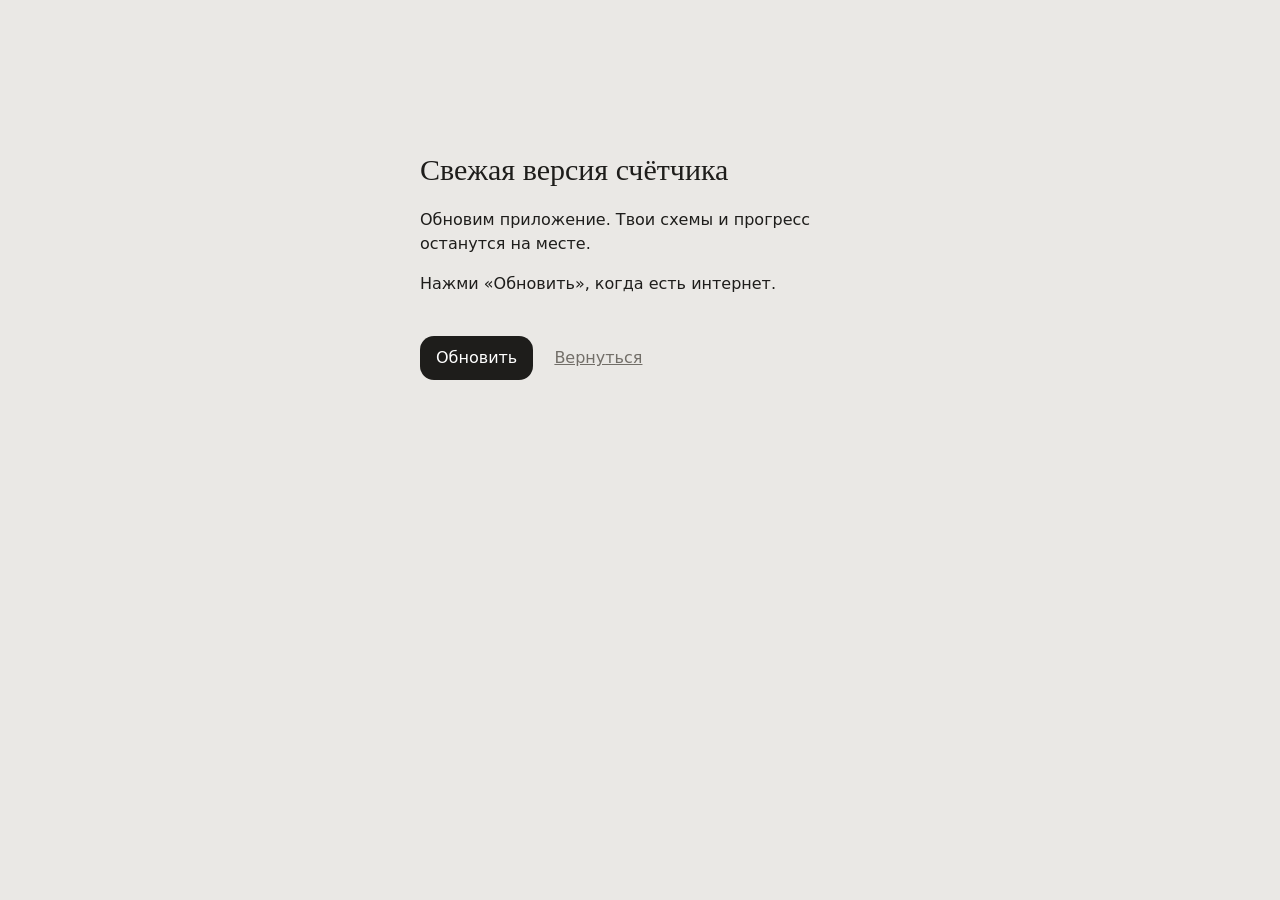
<file: update.html>
<!doctype html>
<html lang="ru">
<meta charset="utf-8">
<meta name="viewport" content="width=device-width,initial-scale=1">
<title>Обновить — Филейный счётчик</title>
<style>
body{margin:0;background:#eae8e5;color:#1e1d1b;font:16px/1.5 system-ui,sans-serif}main{max-width:440px;margin:12vh auto;padding:24px}h1{font:400 30px/1.2 Georgia,serif}button,a{display:inline-flex;align-items:center;justify-content:center;min-height:44px;box-sizing:border-box;padding:10px 16px;border:0;border-radius:14px;font:inherit}button{background:#1e1d1b;color:white;cursor:pointer}button:disabled{opacity:.5}a{color:#726e68}#status{min-height:48px}
</style>
<main><h1>Свежая версия счётчика</h1><p>Обновим приложение. Твои схемы и прогресс останутся на месте.</p><p id="status" role="status">Нажми «Обновить», когда есть интернет.</p><button id="update">Обновить</button> <a href="./">Вернуться</a></main>
<script src="scripts/update.js"></script>
<script>
const button=document.getElementById('update'),status=document.getElementById('status');
button.onclick=async()=>{
  button.disabled=true;status.textContent='Загружаем свежую версию…';
  try{
    if(!('serviceWorker' in navigator))throw Error('Открой счётчик в браузере с поддержкой обновлений.');
    const registration=await navigator.serviceWorker.register('./sw.js',{scope:'./',updateViaCache:'none'});
    await registration.update();
    await FiletUpdate.waitForInstall(registration);
    await FiletUpdate.activate(registration);
    location.replace('./');
  }catch(error){status.textContent=error.message;button.disabled=false;}
};
</script>
</html>
</file>
<file: styles/fonts.css>
/* Self-hosted fonts; licenses in assets/fonts. */
@font-face{font-family:Literata;font-style:italic;font-weight:400;font-display:swap;src:url(../assets/fonts/literata-400-italic.ttf) format("truetype")}
@font-face{font-family:Literata;font-style:normal;font-weight:300;font-display:swap;src:url(../assets/fonts/literata-300.ttf) format("truetype")}
@font-face{font-family:Literata;font-style:normal;font-weight:400;font-display:swap;src:url(../assets/fonts/literata-400.ttf) format("truetype")}
@font-face{font-family:Literata;font-style:normal;font-weight:500;font-display:swap;src:url(../assets/fonts/literata-500.ttf) format("truetype")}
@font-face{font-family:Manrope;font-style:normal;font-weight:400;font-display:swap;src:url(../assets/fonts/manrope-400.ttf) format("truetype")}
@font-face{font-family:Manrope;font-style:normal;font-weight:500;font-display:swap;src:url(../assets/fonts/manrope-500.ttf) format("truetype")}
@font-face{font-family:Manrope;font-style:normal;font-weight:600;font-display:swap;src:url(../assets/fonts/manrope-600.ttf) format("truetype")}
@font-face{font-family:Manrope;font-style:normal;font-weight:700;font-display:swap;src:url(../assets/fonts/manrope-700.ttf) format("truetype")}
</file>
<file: styles/tokens.css>
/* Foundations. Component values and both themes live here. */
:root{
 --bg:#EAE8E5;--card:#FFFFFF;--sunk:#F3F2F0;--ink:#1E1D1B;--muted:#726E68;--line:#DFDCD7;
 --cell:#D4E1F1;--seam:#FFFFFF;--rust:#9C3E1D;--olive:#A7A262;--sand:#F2D79B;--on-tile:#1E1D1B;--on-rust:#FFFFFF;--ok:#5C7D38;
 --danger:#AF2929;--on-danger:#FFFFFF;
 --f-serif:"Literata",Georgia,"Times New Roman",serif;
 --f-sans:"Manrope",system-ui,-apple-system,"Segoe UI",Roboto,sans-serif;
 --space-1:4px;--space-2:8px;--space-3:12px;--space-4:16px;--space-6:24px;--space-8:32px;--space-9:36px;--space-12:48px;--space-16:64px;
 --text-caption:12px;--text-label:14px;--text-body:16px;
 --text-card:24px;--text-section:28px;--text-page:36px;--text-display:40px;
 --text-metric:24px;--text-metric-primary:32px;--text-work-title:20px;--text-row:24px;
 --leading-body:1.5;--leading-heading:1.2;
 --font-body:400 var(--text-body)/var(--leading-body) var(--f-sans);
 --font-ui:500 var(--text-label)/var(--leading-body) var(--f-sans);
 --font-caption:400 var(--text-caption)/var(--leading-body) var(--f-sans);
 --font-heading:400 var(--text-section)/var(--leading-heading) var(--f-serif);
 --radius-control:14px;--radius-panel:24px;--radius-popover:16px;--radius-pill:999px;
 --r-card:var(--radius-panel);--r-tile:18px;
 --control-height:44px;--control-height-large:56px;--page-width:1040px;--panel-padding:24px;--section-gap:48px;
 --surface-paper:color-mix(in srgb,var(--card) 76%,transparent);
 --paper-grain:url('../assets/envelope-grain.png');--paper-grain-size:128px;--paper-grain-opacity:.3;
 --shadow-popover:0 8px 24px #00000018;--backdrop:#0006;
 --surface-hover:color-mix(in srgb,var(--sunk) 88%,var(--ink));
 --surface-pressed:color-mix(in srgb,var(--sunk) 80%,var(--ink));
 --selection:color-mix(in srgb,var(--cell) 45%,var(--card));
 --focus-color:var(--rust);--disabled-opacity:.4;
 --motion-fast:160ms;--motion-normal:240ms;--ease-standard:cubic-bezier(.2,.7,.25,1);
}
@media(prefers-color-scheme:dark){:root:not([data-theme="light"]){
 --bg:#161513;--card:#22201E;--sunk:#2A2825;--ink:#EFECE7;--muted:#AAA59D;--line:#36332F;
 --cell:#2B3645;--seam:#22201E;--rust:#D2683F;--olive:#8F8A52;--sand:#D9BF82;--on-tile:#1A1815;--on-rust:#1B0E08;--ok:#9DBB6E;
 --danger:#F28B82;--on-danger:#301210;color-scheme:dark;
}}
:root[data-theme="dark"]{
 --bg:#161513;--card:#22201E;--sunk:#2A2825;--ink:#EFECE7;--muted:#AAA59D;--line:#36332F;
 --cell:#2B3645;--seam:#22201E;--rust:#D2683F;--olive:#8F8A52;--sand:#D9BF82;--on-tile:#1A1815;--on-rust:#1B0E08;--ok:#9DBB6E;
 --danger:#F28B82;--on-danger:#301210;color-scheme:dark;
}
@media(max-width:700px){:root{
 --text-page:28px;--text-section:24px;--text-card:20px;--text-display:36px;--text-row:22px;
 --panel-padding:16px;--section-gap:32px;--radius-panel:18px;--radius-control:12px;--radius-popover:12px;
}}
</file>
<file: styles/components.css>
/* Component geometry and motion. Shared visual roles live in system.css. */
:root{color-scheme:light;padding-top:env(safe-area-inset-top,0px);padding-bottom:env(safe-area-inset-bottom,0px)}body{margin:0}img{max-width:100%}[hidden]{display:none!important}


/* Layout: soft app shell. Warm grey ground, white cards with big radii, serif tab-titles (active dark, others grey),
   small italic serif captions centered on each card, uppercase grotesk statements, colored stat tiles with big serif numbers.
   The filet chart reads like an activity grid: pale-blue cells, rust for filled, white seams. */
*,*::before,*::after{box-sizing:border-box}
html,body{height:100%}
body{background:var(--bg);color:var(--ink);font-family:var(--f-sans);font-size:16px;line-height:1.45;-webkit-tap-highlight-color:transparent}
.wrap{max-width:1040px;margin:0 auto;padding-left:max(16px,env(safe-area-inset-left,0px));padding-right:max(16px,env(safe-area-inset-right,0px));padding-block:20px 28px}
h1,h2{font-family:var(--f-serif);font-weight:400;margin:0;text-wrap:balance;letter-spacing:-.01em}
p{margin:0}
.muted{color:var(--muted)}
.num{font-variant-numeric:tabular-nums lining-nums}
.cap{font-family:var(--f-serif);font-style:italic;font-size:13px;color:var(--muted);text-align:center}
.shout{font-family:var(--f-sans);text-transform:uppercase;font-weight:500;letter-spacing:.01em;line-height:1.2;text-align:center;text-wrap:balance}

/* top nav like the reference: small serif links left, current place right */
.nav{display:flex;justify-content:space-between;align-items:flex-start;gap:16px;font-family:var(--f-serif);font-size:15px}
.nav .links{display:grid;gap:2px}
.nav button{font:inherit;background:none;border:0;padding:0;min-height:0;color:var(--muted);cursor:pointer;text-align:left;justify-content:flex-start;border-radius:4px}
.nav button:hover{color:var(--ink)}
.nav .here{color:var(--ink)}
.tabs{display:flex;gap:18px;align-items:baseline;flex-wrap:wrap;margin-block:40px 14px;font-family:var(--f-serif);font-size:clamp(28px,7vw,40px);line-height:1.1}
.tabs > *{color:var(--muted);background:none;border:0;padding:0;font:inherit;cursor:pointer;min-height:0;border-radius:6px}
.tabs .on{color:var(--ink);cursor:default}
.tabs sup{font-size:11px;font-style:italic;vertical-align:top;margin-left:2px}

button,.btn{font:inherit;cursor:pointer;border-radius:14px;border:0;background:var(--sunk);color:var(--ink);padding:10px 16px;font-weight:600;display:inline-flex;align-items:center;justify-content:center;gap:8px;min-height:44px;font-size:15px}
button:hover{filter:brightness(.97)}
button:focus-visible,input:focus-visible,label.file:focus-within,.tabs > *:focus-visible{outline:2.5px solid var(--rust);outline-offset:2px}
button.primary{background:var(--ink);color:var(--bg)}
button.rust{background:var(--rust);color:var(--on-rust)}
button.ghost{background:transparent;padding-inline:6px}
button.danger{color:var(--rust)}
button:disabled{opacity:.4;cursor:default}
input[type=text],input[type=number]{font:inherit;color:var(--ink);background:var(--sunk);border:0;border-radius:12px;padding:10px 12px;min-height:44px;width:100%}
input[type=range]{width:100%;accent-color:var(--rust)}
.row{display:flex;gap:10px;flex-wrap:wrap;align-items:center}
.card{background:var(--card);border-radius:var(--r-card);padding:18px;display:grid;gap:14px;min-width:0}
.tiles{display:grid;grid-template-columns:1.7fr 1fr;gap:8px}
.tile{border-radius:var(--r-tile);padding:10px 14px 12px;display:grid;justify-items:center;gap:2px;color:var(--on-tile);min-width:0}
.tile .cap{color:inherit;opacity:.75}
.tile .big{font-family:var(--f-serif);font-size:clamp(34px,8vw,46px);line-height:1;font-weight:300}
.tile .big small{font-size:.42em;opacity:.7;margin-left:4px}
.t-olive{background:var(--olive)} .t-sand{background:var(--sand)} .t-white{background:var(--card);color:var(--ink)}

/* Library: pattern sheets with quiet, editorial captions. */
.lib-heading{display:flex;align-items:baseline;justify-content:space-between;gap:24px;margin:56px 0 38px}
.lib-heading h1{font-size:clamp(34px,6vw,48px);line-height:1.2}
.lib-heading p{color:var(--muted);margin-top:12px;font-size:14px}
#lib #btnNew{background:transparent;color:var(--ink);font-family:var(--f-serif);font-weight:400;font-size:18px;padding:8px 0;border-radius:3px;white-space:nowrap}
#lib #btnNew:hover{text-decoration:underline;text-underline-offset:6px}
.library-section{font-size:28px;margin:44px 0 24px}
.library-search{width:100%;max-width:100%;margin:0 0 24px;position:relative}
.visually-hidden{position:absolute;width:1px;height:1px;padding:0;margin:-1px;overflow:hidden;clip-path:inset(50%);white-space:nowrap;border:0}
.search-field{display:flex;align-items:center;gap:12px;min-height:56px;padding:5px 7px 5px 20px;border:1px solid color-mix(in srgb,var(--card) 82%,var(--line));border-radius:999px;background:color-mix(in srgb,var(--card) 55%,transparent);box-shadow:inset 0 1px 1px color-mix(in srgb,var(--card) 75%,transparent),0 4px 16px #00000003;backdrop-filter:blur(12px);-webkit-backdrop-filter:blur(12px)}
.search-field:focus-within{outline:2px solid color-mix(in srgb,var(--rust) 40%,transparent);outline-offset:3px;background:color-mix(in srgb,var(--card) 82%,transparent)}
.search-icon{width:21px;height:21px;flex:none;color:var(--muted)}
.search-field input{font:inherit;font-size:16px;background:transparent;border:0;color:var(--ink);padding:8px 0;width:100%;min-width:0;min-height:44px;border-radius:0;appearance:none;outline:none}
.search-field input::placeholder{color:var(--muted);opacity:1}
.search-field input::-webkit-search-cancel-button{display:none}
.search-field button{background:color-mix(in srgb,var(--sunk) 80%,transparent);color:var(--muted);font-size:22px;font-weight:400;padding:0;min-width:44px;height:44px;border-radius:50%;flex:none}
#searchStatus{font-size:12px;position:absolute;top:calc(100% + 7px);left:20px}
@media(prefers-reduced-motion:no-preference){.search-field{transition:background .18s,outline-color .18s}}
.search-empty{padding:48px 20px;text-align:center;display:grid;justify-items:center;gap:16px}
.search-empty h2{font-size:26px}
@media(prefers-reduced-motion:no-preference){
  .album-track .pattern-sheet{translate:0 var(--sample-y,0px);transform-origin:50% 88%;filter:drop-shadow(var(--cloth-shadow-x,1px) 4px 3px #00000016)}
}
.album-toolbar{display:flex;align-items:center;justify-content:space-between;gap:16px;margin-bottom:8px}
.album-toolbar p{font-family:var(--f-serif);font-style:italic;color:var(--muted);font-size:14px}
.album-controls{display:flex;align-items:center;gap:8px}
.album-controls button{background:transparent;border:1px solid var(--line);border-radius:50%;width:44px;padding:0;font-size:20px;font-weight:400}
.album-count{font-size:12px;color:var(--muted);min-width:52px;text-align:center}
.album-track{display:flex;gap:28px;overflow-x:auto;scroll-snap-type:x mandatory;scroll-padding-inline:16px;padding:24px 16px 180px;margin:0 -16px -152px;overscroll-behavior-x:contain;scrollbar-width:none;align-items:flex-start}
.album-track::-webkit-scrollbar{display:none}
.album-track:focus-visible{outline:2px solid var(--rust);outline-offset:-2px;border-radius:16px}
.pcard{flex:0 0 320px;width:320px;min-width:0;scroll-snap-align:start;display:flex;flex-direction:column;gap:10px;position:relative}
.pcard .thumb{position:relative;isolation:isolate;background:transparent;border-radius:18px;display:block;padding:0;height:330px;min-height:330px;width:100%;overflow:visible;filter:none}
.pattern-sheet{position:absolute;inset:12px 26px 30px;display:flex;align-items:flex-start;justify-content:center;padding:6px 0 0;transform:rotate(-3deg);filter:drop-shadow(1px 4px 3px #00000016);pointer-events:none}
.pcard:nth-child(even) .pattern-sheet{transform:rotate(3deg)}
.sheet-top{display:flex;justify-content:space-between;gap:8px;width:100%;font-size:9px;font-weight:400;letter-spacing:.06em;text-transform:uppercase;color:var(--muted)}
.pattern-art{display:flex;align-items:flex-start;justify-content:center;width:100%;height:100%;min-height:0;overflow:hidden}
.pattern-art canvas{display:block;max-width:100%;max-height:100%;width:auto;height:auto;object-fit:contain}
.pattern-pocket{position:absolute;inset:164px 4px 0;z-index:1;border:1px solid var(--line);border-top-color:var(--card);border-radius:12px 12px 22px 22px;background:color-mix(in srgb,var(--card) 76%,transparent);backdrop-filter:blur(5px);-webkit-backdrop-filter:blur(5px);box-shadow:0 6px 12px #00000006;display:flex;align-items:flex-end;justify-content:space-between;padding:24px;color:var(--ink)}
.pattern-pocket::after{content:'';position:absolute;inset:8px;border:1px dashed var(--line);border-top:0;border-radius:6px 6px 16px 16px;pointer-events:none}
.pocket-info{display:flex;flex-direction:column;gap:10px;text-align:left;width:100%;min-width:0;position:relative;z-index:1;padding-right:38px}
.pocket-title{font-family:var(--f-serif);font-size:25px;font-weight:400;line-height:1.15;overflow:hidden;display:-webkit-box;-webkit-line-clamp:2;-webkit-box-orient:vertical;overflow-wrap:anywhere}
.pocket-meta{font-size:12px;font-weight:400;color:var(--muted)}
.pocket-info .bar{height:2px;margin-top:3px;width:100%}
.pocket-actions{position:absolute;right:15px;bottom:17px;z-index:3}
.pocket-actions.confirming{left:12px;right:12px;bottom:12px;background:var(--card);padding:14px;border:1px solid var(--line);border-radius:14px}
.bar{height:6px;background:var(--cell);border-radius:3px;overflow:hidden}
.bar i{display:block;height:100%;background:var(--rust);border-radius:3px}
.pattern-menu{position:relative;margin-left:auto}
.pattern-menu summary{list-style:none;cursor:pointer;border-radius:12px;padding:10px 14px;min-height:44px;background:transparent;font-weight:700}
.pattern-menu summary::-webkit-details-marker{display:none}
.pattern-menu summary:focus-visible{outline:2px solid var(--rust);outline-offset:3px}
.pattern-menu[open]{z-index:2}
.pattern-menu .menu-items{position:absolute;right:0;top:calc(100% + 6px);background:var(--card);padding:8px;border:1px solid var(--line);box-shadow:0 8px 24px #0002;border-radius:14px;min-width:170px;display:grid;gap:4px}
.empty{background:var(--card);border-radius:8px 36px 8px 8px;padding:36px 24px;display:grid;gap:24px;justify-items:center;text-align:center}
.empty .shout{font-family:var(--f-serif);font-size:clamp(26px,5vw,36px);text-transform:none;font-weight:400;max-width:28ch}
.empty > .muted{max-width:42ch;font-size:14px}
#lib .empty button:not([data-appearance]){background:transparent;color:var(--ink);font-weight:500}
.demo-grid{display:grid;grid-template-columns:repeat(7,1fr);gap:3px;width:min(220px,100%)}
.demo-grid i{aspect-ratio:1;background:var(--cell);border-radius:3px;display:grid;place-items:center}
.demo-grid i::after{content:'';width:68%;height:68%;border-radius:50%;background:var(--rust);transform:scale(var(--s,0))}

@media(max-width:600px){
  .lib-heading{flex-wrap:wrap;margin:36px 0 28px;gap:12px}
  .lib-heading h1{font-size:36px}
  .album-track{gap:18px}
  .pcard{flex-basis:82%;width:82%;max-width:320px}
  .pcard .thumb{height:300px;min-height:300px}
  .pattern-sheet{inset:12px 20px 28px}
  .pattern-pocket{top:150px;padding:22px 18px}
  .album-toolbar p{font-size:12px}
}

.lib-heading{margin:24px 0 28px;align-items:center;flex-wrap:nowrap;gap:8px}
.library-tabs{display:flex;align-items:baseline;gap:20px;min-width:0}
.library-tabs button{background:none;padding:0;min-height:44px;font-family:var(--f-serif);font-size:clamp(23px,4vw,40px);font-weight:400;letter-spacing:-.035em;white-space:nowrap;color:var(--muted);border-radius:4px}
.library-tabs button[aria-current=page]{color:var(--ink)}
.my-scheme-actions{margin:-12px 0 20px}
#lib #btnNew{font-family:var(--f-serif);font-size:18px;font-weight:400;min-height:44px;padding:6px 0;background:transparent;text-decoration:none}
.album-toolbar{justify-content:flex-end}
.search-results{display:grid;grid-template-columns:repeat(3,minmax(0,1fr));align-items:start;gap:32px 24px;padding:16px 0 40px}
.search-results .pcard{width:100%;max-width:320px;min-width:0}
.template-card .pattern-sheet{inset:12px 30px 26px 22px;display:flex;flex-direction:column;gap:14px;padding:22px 16px 18px;background:color-mix(in srgb,var(--card) 94%,var(--sand));border:1px solid var(--line);border-radius:3px;box-shadow:1px 5px 14px #0000000d;filter:none}
.template-card .pattern-art{flex:1;min-height:0;height:auto}
.sheet-eyelet{position:absolute;right:13px;top:13px;width:8px;height:8px;border-radius:50%;background:var(--bg);box-shadow:inset 0 1px 2px #0003}
.thread-bookmark{position:absolute;right:18px;top:3px;width:38px;height:145px;max-width:none;z-index:4;pointer-events:none}
.template-add{background:transparent;font-size:25px;font-weight:400;padding:0;min-width:44px}
@media(max-width:400px){.library-tabs{gap:14px}.library-tabs button{font-size:23px}}

.template-grid{display:grid;grid-template-columns:repeat(3,minmax(0,1fr));gap:32px 24px;padding:16px 0 32px;align-items:start}
.template-grid .template-card{width:100%;max-width:none;min-width:0}
.template-card .thumb{height:auto;min-height:0;aspect-ratio:1 / 1.08}
.template-card .pattern-sheet{inset:4px 8px 4px 0;transform:none;padding:22px 18px 18px;gap:18px}
.template-card:nth-child(even) .pattern-sheet{transform:none}
.template-card .thread-bookmark{right:-6px;top:-8px}
.template-card > .pocket-info{padding:8px 42px 0 0;gap:6px}
.template-card .pocket-title{font-size:24px}
.template-card .pocket-meta{font-size:12px}
.template-card .pocket-actions{right:0;bottom:0}
.template-card .pattern-art{align-items:center}
@media(max-width:700px){
  .template-grid{grid-template-columns:repeat(2,minmax(0,1fr));gap:28px 16px}
  .template-grid .pattern-sheet{padding:17px 10px 12px;gap:12px}
  .template-grid .sheet-top{font-size:7px;letter-spacing:.03em;padding-right:10px}
  .template-grid .pocket-title{font-size:20px}
  .template-grid .pocket-meta{font-size:11px}
  .template-grid .thread-bookmark{width:30px;height:115px;right:-4px;top:-7px}
}
@media(max-width:700px){
  .search-results{grid-template-columns:repeat(2,minmax(0,1fr))}
  .template-search .template-card{grid-column:1}
}
@media(max-width:600px){
  .search-results{grid-template-columns:1fr}
  .search-results .pcard{width:min(82%,320px)}
}
@media(max-width:340px){.template-grid{grid-template-columns:1fr}}

.library-search{width:100%;max-width:100%}
.library-search:focus-within{width:100%}
#lib #btnNew{display:inline-flex;gap:10px;align-items:center;padding:8px 17px 8px 9px;border:1px solid color-mix(in srgb,var(--card) 85%,var(--line));border-radius:999px;background:color-mix(in srgb,var(--card) 42%,transparent);font-family:var(--f-sans);font-size:14px;font-weight:500}
#lib #btnNew:hover{text-decoration:none;background:color-mix(in srgb,var(--card) 70%,transparent)}
.new-icon{display:grid;place-items:center;width:28px;height:28px;background:var(--card);border-radius:50%;font-size:22px;font-weight:400}
.template-filters{margin:0 0 24px}
.filter-row{display:flex;gap:12px;align-items:end;flex-wrap:wrap}
.filter-row label{display:grid;gap:6px;font-size:11px;color:var(--muted)}
.filter-row select{font:inherit;font-size:14px;color:var(--ink);background:color-mix(in srgb,var(--card) 62%,transparent);border:1px solid var(--line);border-radius:999px;min-height:44px;padding:8px 14px;max-width:100%;cursor:pointer}
.filter-row select:focus-visible{outline:2px solid var(--rust);outline-offset:2px}
.filter-guide{font-size:12px;color:var(--muted);margin-top:14px;max-width:650px}
.filter-guide summary{cursor:pointer;min-height:32px;line-height:32px}
.filter-guide p{margin:6px 0 10px;line-height:1.6}
.activity-tracker{margin:50px 0 20px;padding:26px;border-radius:24px;background:color-mix(in srgb,var(--card) 58%,transparent);border:1px solid color-mix(in srgb,var(--card) 65%,transparent)}
.activity-heading{display:flex;align-items:baseline;justify-content:space-between;gap:12px;flex-wrap:wrap}
.activity-heading h2{font-size:28px}.activity-heading span{font-size:12px}
.activity-stats{display:flex;gap:38px;margin:22px 0 26px;flex-wrap:wrap}
.activity-stats>div{display:grid;gap:3px}.activity-stats strong{font-family:var(--f-serif);font-size:28px;font-weight:400}.activity-stats span{font-size:12px;color:var(--muted)}
.activity-calendar{display:grid;grid-template-columns:24px 1fr;gap:10px;max-width:600px}
.activity-weekdays{display:grid;grid-template-rows:repeat(7,1fr);font-size:10px;color:var(--muted);align-items:center}
.activity-grid{display:grid;grid-template-rows:repeat(7,1fr);grid-auto-flow:column;grid-template-columns:repeat(12,minmax(0,1fr));gap:5px}
.activity-grid .activity-day{min-height:0;min-width:0;width:100%;aspect-ratio:1.6;padding:0;border-radius:5px;border:0}
.activity-day[data-level='0'],.activity-legend i[data-level='0']{background:var(--cell)}
.activity-day[data-level='1'],.activity-legend i[data-level='1']{background:color-mix(in srgb,var(--rust) 25%,var(--card))}
.activity-day[data-level='2'],.activity-legend i[data-level='2']{background:color-mix(in srgb,var(--rust) 48%,var(--card))}
.activity-day[data-level='3'],.activity-legend i[data-level='3']{background:color-mix(in srgb,var(--rust) 72%,var(--card))}
.activity-day[data-level='4'],.activity-legend i[data-level='4']{background:var(--rust)}
.activity-day[aria-current=date]{outline:1px solid var(--ink);outline-offset:2px}
.activity-day:disabled{opacity:.22}
.activity-legend{display:flex;flex-wrap:wrap;gap:12px;margin:16px 0;font-size:10px;color:var(--muted)}
.activity-legend span{display:flex;align-items:center;gap:4px}.activity-legend i{width:10px;height:10px;border-radius:3px}
.activity-detail{font-size:12px;min-height:18px}
@media(prefers-reduced-motion:no-preference){
  .library-search{transition:width .35s cubic-bezier(.22,.7,.3,1)}
  .template-card .pattern-sheet{transition:transform .3s,box-shadow .3s}
  .template-card .thread-bookmark{transition:transform .45s;transform-origin:40% 15%}
  .template-card:focus-within .pattern-sheet{transform:translateY(-5px)}
}
@media(hover:hover) and (prefers-reduced-motion:no-preference){
  .template-card:hover .pattern-sheet{transform:translateY(-7px) rotate(-.7deg);box-shadow:2px 10px 20px #00000012}
  .template-card:hover .thread-bookmark{transform:translateY(-7px) rotate(5deg)}
}
@media(max-width:600px){
  .activity-tracker{padding:20px 16px;margin-top:36px}
  .activity-heading h2{font-size:25px}.activity-stats{gap:16px;justify-content:space-between}
  .activity-stats span{font-size:10px}.activity-stats strong{font-size:25px}
  .activity-grid{gap:4px}.activity-grid .activity-day{aspect-ratio:1;border-radius:3px}
  .filter-row{gap:10px}.filter-row label{flex:1 1 140px}
}


/* Compact library header and contextual controls. */
.lib-heading{justify-content:space-between;gap:20px;margin:24px 0 22px;flex-wrap:wrap}
.my-scheme-actions{margin:0}
.library-search{margin-bottom:20px}
#libList{position:relative}
.album-toolbar{position:absolute;z-index:5;top:125px;left:-18px;right:-18px;height:44px;margin:0;pointer-events:none}
.album-controls{width:100%;justify-content:space-between}
.album-controls button{pointer-events:auto;background:var(--card);box-shadow:0 3px 12px #0000000d;border-color:transparent}
.album-controls button:disabled{visibility:hidden}
.album-count{position:absolute;width:1px;height:1px;overflow:hidden;clip-path:inset(50%)}
.template-card > .pocket-info{padding-right:0}
.template-card .pocket-actions{position:static;margin-top:12px;display:flex;justify-content:flex-start}
.template-add{font-family:var(--f-sans);font-size:13px;min-height:40px;padding:8px 16px;border-radius:999px;background:color-mix(in srgb,var(--card) 65%,transparent);border:1px solid color-mix(in srgb,var(--ink) 10%,transparent)}
.template-add:hover{background:var(--card)}
.filter-row{align-items:center;gap:8px}
.filter-picker{position:relative;min-width:130px}
.filter-picker summary{list-style:none;display:flex;gap:10px;align-items:center;min-height:44px;padding:8px 14px;border:1px solid transparent;border-radius:14px;cursor:pointer;font-size:13px;background:color-mix(in srgb,var(--card) 48%,transparent)}
.filter-picker summary::-webkit-details-marker{display:none}
.filter-picker summary>span:last-child{margin-left:auto;color:var(--muted)}
.filter-picker[open] summary{background:var(--card);border-color:var(--line)}
.filter-options{position:absolute;left:0;top:calc(100% + 8px);z-index:20;min-width:250px;padding:8px;background:var(--card);border:1px solid var(--line);border-radius:18px;box-shadow:0 12px 30px #00000012}
.filter-options button{display:block;width:100%;text-align:left;background:transparent;border-radius:10px;font-weight:400;font-size:14px;padding:10px 12px}
.filter-options button:hover,.filter-options button[aria-pressed=true]{background:color-mix(in srgb,var(--cell) 40%,transparent)}
.filter-options small{display:block;color:var(--muted);font-size:11px;line-height:1.5;margin-top:3px}
.filter-picker summary:focus-visible{outline:2px solid var(--rust);outline-offset:3px}
@media(max-width:600px){
 .lib-heading{gap:12px;margin:16px 0}
 #lib #btnNew{min-height:38px;padding:4px 12px 4px 6px;font-size:12px}
 .filter-picker{min-width:0;flex:1}
 .filter-picker summary{padding:8px 10px;gap:4px;font-size:12px;flex-wrap:wrap}
 .filter-picker:last-of-type .filter-options{left:auto;right:0}
 .filter-options{min-width:220px}
 .album-toolbar{left:-8px;right:-8px;top:115px}
}


.new-icon{flex:0 0 28px;line-height:1}
.new-icon svg{display:block}
.activity-heading .muted{margin-left:auto}
.activity-toggle{font-size:12px;font-weight:400;background:var(--bg);padding:7px 12px;min-height:36px;border-radius:999px}
.activity-body{display:grid;grid-template-columns:minmax(0,1fr) 240px;gap:36px;align-items:start}
.activity-calendar{max-width:none}
.activity-analytics{border-left:1px solid var(--line);padding-left:28px}
.activity-analytics h3{font-family:var(--f-serif);font-size:22px;font-weight:400;margin:0 0 16px}
.activity-analytics p{display:grid;gap:4px;margin:0 0 16px}
.activity-analytics strong{font-family:var(--f-serif);font-weight:400;font-size:28px}
.activity-analytics span{font-size:11px;color:var(--muted);line-height:1.5}
.activity-week-chart{height:64px;display:flex;align-items:flex-end;gap:5px;margin:20px 0 8px}
.activity-week-chart div{flex:1;border-radius:4px 4px 0 0;background:var(--rust);opacity:.65}
.activity-week-chart div:last-child{opacity:.35}
@media(max-width:700px){
 .activity-body{grid-template-columns:1fr;gap:20px}
 .activity-analytics{border-left:0;border-top:1px solid var(--line);padding:20px 0 0;display:grid;grid-template-columns:1fr 1fr;gap:12px}
 .activity-analytics h3,.activity-week-chart,.activity-analytics>span{grid-column:1/-1}
 .activity-analytics p{margin:0}.activity-week-chart{margin-top:0}
}

.library-tabs{gap:22px}
.library-tabs button{font-size:clamp(22px,3.4vw,36px)}
.template-card .pattern-sheet{overflow:visible}
.template-card .thread-bookmark{width:38px;height:145px;right:-13px;top:-5px;transform:none!important}
.template-card .sheet-eyelet{right:13px;top:13px}
.template-add{line-height:1.4;text-align:center;white-space:normal}
@media(max-width:600px){
 .library-tabs{width:100%;justify-content:space-between;gap:10px}
 .library-tabs button{font-size:clamp(19px,5.1vw,26px)}
 .template-add{font-size:12px;padding:9px 12px}
}

.activity-calendar{position:relative}
.activity-tooltip{position:absolute;z-index:15;pointer-events:none;display:grid;gap:5px;width:max-content;max-width:calc(100% - 8px);padding:12px 16px;border:1px solid var(--line);border-radius:14px;background:var(--card);color:var(--ink);box-shadow:0 6px 24px #00000026;text-align:center}
.activity-tooltip span{font-size:12px;color:var(--muted)}
.activity-tooltip strong{font-family:var(--f-serif);font-size:23px;font-weight:400;line-height:1.2}
.activity-tooltip::after{content:'';position:absolute;bottom:-5px;left:var(--tip-x);width:8px;height:8px;transform:translateX(-50%) rotate(45deg);background:var(--card);border-right:1px solid var(--line);border-bottom:1px solid var(--line)}
.activity-day{position:relative;isolation:isolate;box-shadow:inset 0 0 0 1px #0000000b}
.activity-day::before{content:'';position:absolute;inset:1px;border-radius:inherit;pointer-events:none;opacity:.62;background-image:repeating-linear-gradient(0deg,transparent 0 2px,#00000024 2px 3px,#ffffff24 3px 4px),repeating-linear-gradient(90deg,transparent 0 2px,#ffffff30 2px 3px,#00000018 3px 4px);background-size:4px 4px}
.activity-day::after{content:'';position:absolute;inset:3px;border:1px dashed #ffffff28;border-radius:2px;pointer-events:none}
.activity-day[data-level='0']::before{opacity:.3}
.activity-day:disabled::before,.activity-day:disabled::after{display:none}
.activity-day[data-selected=true]{outline:2px solid var(--ink);outline-offset:2px;z-index:1}

@media(hover:none) and (prefers-reduced-motion:no-preference){
 .template-card.scroll-arrived .pattern-sheet{animation:paper-arrival .85s cubic-bezier(.2,.7,.25,1) both}

}
@keyframes paper-arrival{from{translate:0 16px;rotate:1deg}65%{translate:0 -3px;rotate:-.3deg}to{translate:0 0;rotate:0deg}}
@media(prefers-reduced-motion:no-preference){
 .search-results .pcard:not(.template-card) .pattern-sheet{translate:0 var(--grid-lift,0px);transition:translate .18s ease-out}
}

#editorDialog{box-sizing:border-box;position:fixed;inset:0;width:100vw;max-width:none;height:100dvh;max-height:none;margin:0;border:0;padding:20px;background:var(--bg);color:var(--ink);overflow:hidden}
#editorDialog[open]{display:flex;flex-direction:column;gap:16px}
.editor-top{display:flex;justify-content:space-between;align-items:center;gap:16px}.editor-top h2{font-size:26px}.editor-top span{font-size:12px}
.editor-tools{display:flex;align-items:center;gap:10px;flex-wrap:wrap}
.editor-tools button[aria-pressed=true]{background:var(--ink);color:var(--bg)}
.editor-tools label{display:flex;align-items:center;gap:10px;margin-left:auto;font-size:13px}
#editorViewport{flex:1;min-height:0;overflow:auto;background:var(--sunk);border-radius:14px;overscroll-behavior:contain}
#editorViewport .ed-box{width:max-content;min-width:100%;max-height:none;overflow:visible;padding:24px;box-sizing:border-box}
#editorViewport #edCanvas{max-width:none;margin:0 auto;cursor:crosshair}
#editorViewport.pan #edCanvas{cursor:grab}
.editor-sliders{display:flex;gap:20px}.editor-sliders label{display:flex;flex:1;align-items:center;gap:10px;font-size:12px}.editor-sliders input{min-width:0;flex:1}
#editorPreview .ed-box{cursor:zoom-in;max-height:260px;overflow:hidden}
#openEditor{margin-bottom:8px;font-size:13px}
@media(max-width:600px){#editorDialog{padding:12px;gap:10px}.editor-tools label{width:100%;margin:0}.editor-tools input{flex:1;min-width:0}.editor-sliders{flex-direction:column;gap:8px}}

#lib #btnNew{background:var(--cell);border-color:color-mix(in srgb,var(--cell) 80%,var(--ink))}
#lib #btnNew:hover{background:color-mix(in srgb,var(--cell) 85%,var(--card))}
@media(prefers-reduced-motion:no-preference){.album-track .pattern-sheet{translate:0 var(--sample-y,0px)}}
/* Open envelope: rear flap, textile sample, then folded front. */
.pcard:not(.template-card) .thumb::before{content:'';position:absolute;left:5px;right:5px;top:114px;height:156px;z-index:0;pointer-events:none;background:color-mix(in srgb,var(--card) 85%,var(--sand));clip-path:polygon(0 36%,7% 34%,22% 17%,36% 5%,44% 1%,56% 1%,64% 5%,78% 17%,93% 34%,100% 36%,100% 100%,0 100%);border-radius:8px;box-shadow:inset 0 1px 0 var(--card)}
.pattern-pocket{border:0;border-radius:7px 7px 15px 15px;background:none;backdrop-filter:none;-webkit-backdrop-filter:none;box-shadow:none;filter:none;clip-path:none}
/* Keep backdrop blur rectangular; the shaped lip never participates in filtering. */
.pattern-pocket::before{content:'';position:absolute;inset:19% 0 0;border-radius:0 0 15px 15px;background:color-mix(in srgb,var(--card) 76%,transparent);backdrop-filter:blur(3px);-webkit-backdrop-filter:blur(3px);box-shadow:0 6px 12px #00000006;pointer-events:none}
.pattern-pocket::after{content:'';position:absolute;inset:0 0 auto;height:19%;border:0;border-radius:7px 7px 0 0;background:color-mix(in srgb,var(--card) 76%,transparent);clip-path:polygon(0 0,9% 16%,21% 100%,79% 100%,91% 16%,100% 0,100% 100%,0 100%);pointer-events:none}
@media(max-width:600px){.pcard:not(.template-card) .thumb::before{top:102px}}


.sending-envelope{position:fixed;z-index:1000;pointer-events:none;perspective:800px;filter:drop-shadow(0 12px 20px #00000020)}
.send-back,.send-front,.send-flap{position:absolute;background:var(--card);border:1px solid var(--line)}
.send-back{inset:0;border-radius:8px;background:color-mix(in srgb,var(--card) 90%,var(--sand))}
.send-paper{position:absolute;z-index:2;left:9%;right:9%;top:0;height:82%;padding:10px;background:var(--card);border:1px solid var(--line);border-radius:3px;display:flex;justify-content:center;align-items:center;overflow:hidden}
.send-paper canvas{width:100%!important;height:100%!important;object-fit:contain}
.send-front{inset:0;z-index:3;border-radius:4px 4px 8px 8px;clip-path:polygon(0 0,50% 50%,100% 0,100% 100%,0 100%);background:linear-gradient(32deg,transparent 49.7%,var(--line) 50%,transparent 50.4%) left bottom/50% 100% no-repeat,linear-gradient(-32deg,transparent 49.7%,var(--line) 50%,transparent 50.4%) right bottom/50% 100% no-repeat,var(--card)}
.send-flap{left:0;right:0;bottom:100%;height:64%;z-index:1;clip-path:polygon(0 100%,48% 0,52% 0,100% 100%);transform-origin:50% 100%;background:color-mix(in srgb,var(--card) 90%,var(--sand))}
.send-seal{position:absolute;left:50%;top:56%;z-index:5;display:grid;place-items:center;width:30px;height:30px;border-radius:50%;background:var(--cell);color:var(--ink);opacity:0}


.pcard:not(.template-card) .pattern-sheet{z-index:1}
.pcard:not(.template-card) .pattern-pocket{z-index:2}
.pcard .thumb:hover{filter:none}

@media(max-width:600px){
 .search-results{grid-template-columns:repeat(2,minmax(0,1fr));gap:22px 12px}
 .search-results .pcard{width:100%;max-width:none}
 .search-results .pcard .thumb{height:240px;min-height:240px}
 .search-results .pattern-sheet{inset:8px 8px 24px;padding-top:0}
 .search-results .pattern-pocket{top:112px;left:0;right:0;padding:16px 10px 24px}
 .search-results .pcard:not(.template-card) .thumb::before{top:80px;height:130px;left:0;right:0}
 .search-results .pocket-info{gap:6px;padding-right:0}
 .search-results .pocket-title{font-size:19px;line-height:1.1}
 .search-results .pocket-meta{font-size:10px;line-height:1.4}
 .search-results .pocket-info .bar{margin-top:6px;margin-right:28px;width:calc(100% - 28px)}
 .search-results .pocket-actions{bottom:6px;right:0}
 .search-results .pattern-menu summary{padding:8px 10px}
 .search-results .menu-items{max-width:calc(100vw - 32px)}
}
/* Static fine grain: no animated noise or extra filter layer. */
.pcard:not(.template-card) .thumb::before,
.pattern-pocket::before,
.pattern-pocket::after{background-image:url('../assets/envelope-grain.png');background-repeat:repeat;background-size:128px 128px}

/* Import / editor */
.imp-grid{display:grid;grid-template-columns:minmax(0,1.15fr) minmax(0,1fr);gap:10px;align-items:start}
@media (max-width:820px){.imp-grid{grid-template-columns:1fr}}
.drop{border:1.5px dashed var(--line);border-radius:18px;padding:26px 16px;display:grid;gap:12px;justify-items:center;text-align:center}
.drop.over{border-color:var(--rust)}
label.file{position:relative;overflow:hidden}
label.file input{position:absolute;inset:0;opacity:0;cursor:pointer}
.cv-box{position:relative;width:100%;overflow:hidden;border-radius:14px;background:var(--sunk)}
.cv-box canvas{display:block;margin:0 auto;touch-action:none}
.cv-box.selecting canvas{touch-action:none;cursor:crosshair}
.fields{display:grid;grid-template-columns:1fr 1fr;gap:8px}
.field{display:grid;gap:4px;min-width:0}
.field > .cap{text-align:left}
.status{font-size:14px;padding:12px 14px;border-radius:14px;background:var(--sunk)}
.status.warn{background:var(--sand);color:var(--on-tile)}
.seg{display:inline-flex;background:var(--sunk);border-radius:14px;padding:3px;gap:3px;flex-wrap:wrap}
.seg button{background:transparent;min-height:38px;font-weight:500;border-radius:11px;padding:6px 12px}
.seg button[aria-pressed=true]{background:var(--card);box-shadow:0 1px 2px rgba(0,0,0,.08)}
#edCanvas{touch-action:none;display:block;margin:0 auto}
.ed-box{overflow:auto;max-height:70vh;background:var(--sunk);border-radius:14px;padding:8px}

/* Knit */
#knit .wrap{padding-bottom:128px}
.knit-layout{display:flex;flex-direction:column;gap:var(--space-4);margin-top:var(--space-4)}
.knit-layout>.col{width:100%;min-width:0}
.knit-layout .card{grid-template-columns:minmax(0,1fr)}
@media (max-width:820px){
  #knit .card{padding:14px;gap:10px}
  #knit .swatch{width:72px;height:72px}
  #knit .posbig{font-size:34px}
  #knit .cellname{font-size:21px}
  #knit .run{font-size:15px}
  #knit .map-box{max-height:42vh}
  #knit .legend{font-size:12px;gap:10px}
}
.col{display:grid;gap:8px;min-width:0}
.pos{display:flex;justify-content:space-between;align-items:baseline;gap:10px;flex-wrap:wrap}
.posbig{font-family:var(--f-serif);font-weight:300;font-size:clamp(36px,9vw,50px);line-height:1}
.posbig small{font-family:var(--f-serif);font-size:.42em;color:var(--muted);margin-left:4px}
.dir{font-weight:600;padding:7px 12px;border-radius:999px;background:var(--sunk);font-size:14px;white-space:nowrap}
.cellnow{display:grid;grid-template-columns:auto 1fr;gap:20px;align-items:center}
.cellnow .shout{text-align:left}
.cellnum{font-family:var(--f-serif);font-style:italic;font-size:16px;color:var(--muted);margin-top:6px}
.swatch{width:104px;height:104px;border-radius:14px;background:var(--cell);display:grid;place-items:center;margin:6px}
.swatch::after{content:"";width:76%;height:76%;border-radius:10px;background:var(--rust);transform:scale(0)}
.swatch.filled::after{transform:scale(1)}
.swatch.done{background:var(--sunk)}
.cellname{font-size:clamp(22px,5.6vw,28px)}
.run{font-size:16px;line-height:1.45;max-width:36ch;color:var(--ink)}
.run b{font-weight:700}
.tape-box{overflow:hidden;width:100%;min-width:0}
.flash{background:var(--olive);color:var(--on-tile);border-radius:14px;padding:10px 14px;font-weight:600;font-size:15px}
.map-box{overflow:auto;max-height:62vh;display:flex;justify-content:center}
#mapCanvas{cursor:pointer}
.legend{display:flex;gap:14px;flex-wrap:wrap;justify-content:center;font-size:13px;color:var(--muted)}
.legend span{display:inline-flex;align-items:center;gap:6px}
.legend i{width:12px;height:12px;border-radius:3px;display:inline-block}
.thumbbar{position:fixed;left:0;right:0;bottom:0;background:var(--bg);
  padding-top:10px;padding-bottom:calc(12px + env(safe-area-inset-bottom,0px));
  padding-left:max(16px,env(safe-area-inset-left,0px));padding-right:max(16px,env(safe-area-inset-right,0px));z-index:5}
.thumbbar .in{max-width:1040px;margin:0 auto;display:grid;grid-template-columns:auto 1fr;gap:8px}
#btnDone{min-height:74px;font-size:20px;border-radius:22px;font-weight:600;letter-spacing:.01em}
#btnBack{min-height:74px;min-width:74px;border-radius:22px;background:var(--card);font-size:24px}
.kbd{font-size:12px;color:var(--muted);text-align:center;margin-top:6px;font-family:var(--f-serif);font-style:italic}
@media (pointer:coarse){.kbd{display:none}}

.toast{position:fixed;top:calc(var(--space-4) + env(safe-area-inset-top,0px));right:calc(var(--space-4) + env(safe-area-inset-right,0px));background:color-mix(in srgb,var(--sand) 18%,var(--card));color:var(--ink);padding:var(--space-2) var(--space-2) var(--space-2) var(--space-4);border:1px solid color-mix(in srgb,var(--sand) 45%,var(--line));border-radius:var(--radius-popover);box-shadow:var(--shadow-popover);display:grid;grid-template-columns:minmax(0,1fr) auto;column-gap:var(--space-2);align-items:center;z-index:100;max-width:min(420px,calc(100% - 32px - env(safe-area-inset-left,0px) - env(safe-area-inset-right,0px)));font:var(--font-ui);cursor:default}
#toastText{grid-column:1;grid-row:1;overflow-wrap:anywhere}
.toast button{background:transparent;color:var(--ink);border:0;min-height:var(--control-height);border-radius:var(--radius-control)}
#toastClose{grid-column:2;grid-row:1;width:var(--control-height);height:var(--control-height);padding:var(--space-3);display:grid;place-items:center;align-self:center}
#toastBtn{grid-column:1;grid-row:2;justify-self:start;padding:4px 0;text-decoration:underline;text-underline-offset:3px;text-align:left}
.toast button:hover{background:color-mix(in srgb,var(--sand) 32%,var(--card))}
.confirm{display:flex;gap:8px;align-items:center;flex-wrap:wrap;font-size:14px}
@media (prefers-reduced-motion:no-preference){ .swatch::after{transition:transform .16s ease} .demo-grid i::after{transition:transform .3s ease} }

/* A four-week calendar: circle area represents the daily amount. */
.activity-tracker{background:var(--card);padding:30px;border-radius:30px}



.activity-body{grid-template-columns:minmax(0,1fr) 200px;gap:32px;align-items:start}
.activity-body>div{min-width:0}
.activity-calendar{display:block;width:100%;max-width:none;margin:0}
.activity-weekdays{grid-template-columns:repeat(7,minmax(0,1fr));grid-template-rows:auto;text-align:center;font-family:var(--f-serif);font-style:italic;font-size:16px;color:var(--ink);margin-bottom:10px}
.activity-grid{grid-template-columns:repeat(7,minmax(0,1fr));grid-template-rows:repeat(4,auto);grid-auto-flow:row;gap:2px;border-radius:22px;overflow:hidden;background:var(--card)}
.activity-grid .activity-day{aspect-ratio:1;border-radius:0;display:flex;align-items:center;justify-content:center;background:var(--cell);box-shadow:none;opacity:1;filter:none}
.activity-day::before,.activity-day::after{display:none}
.activity-dot{display:block;aspect-ratio:1;border-radius:50%;background:var(--rust);pointer-events:none}
.activity-grid .activity-day:disabled{background:color-mix(in srgb,var(--cell) 40%,var(--card));cursor:default}
.activity-grid .activity-day[aria-current=date]{outline:1px solid color-mix(in srgb,var(--ink) 40%,transparent);outline-offset:-4px}
.activity-grid .activity-day[data-selected=true],.activity-grid .activity-day:focus-visible{outline:2px solid var(--ink);outline-offset:-3px}
.activity-legend{justify-content:center;text-align:center;font-size:11px;margin:14px 0 0}
.activity-stats{border-top:1px solid var(--line);margin:26px 0 0;padding-top:22px;display:grid;grid-template-columns:repeat(3,minmax(0,1fr));gap:16px;text-align:center}
.activity-stats strong{font-size:30px}
@media(max-width:700px){
 .activity-tracker{padding:22px 14px;border-radius:26px}
 .activity-heading h2{font-size:25px}.activity-heading{gap:10px}
 .activity-heading>span{font-size:11px}
 
 .activity-body{grid-template-columns:1fr;gap:24px}
 .activity-weekdays{font-size:14px}.activity-grid{border-radius:18px}
 .activity-analytics{display:grid;grid-template-columns:1fr 1fr;gap:14px}
 .activity-analytics .activity-week-chart,.activity-analytics>span{display:none}
 .activity-stats span{font-size:10px}.activity-stats strong{font-size:26px}
}


/* Keep the knitting instructions on one alignment axis. */
#knit .nav{align-items:flex-start;gap:20px}
.knit-heading-info{display:grid;gap:7px;text-align:right;min-width:0;max-width:70%}
.knit-progress{font-family:var(--f-sans);font-size:12px;color:var(--muted);line-height:1.4}
.knit-heading-info .bar{height:3px;width:100%;margin:0}
#knit .cellname{font-family:var(--f-serif);font-size:clamp(23px,3.4vw,30px);font-weight:400;line-height:1.2;text-transform:none}
#knit .cellnum{font-family:var(--f-serif);font-style:normal;font-size:17px;line-height:1.5;margin-top:6px}
#knit .run{max-width:none;width:100%;margin:0;text-align:left;text-wrap:pretty}
.activity-heading{margin-bottom:26px}
@media(max-width:480px){.knit-heading-info{max-width:65%}.knit-progress{font-size:11px}#knit .cellnum{font-size:15px}}


/* Pattern identity belongs to the knitting card; the map keeps its full height. */
#knit .knit-heading-info{max-width:none;width:100%;text-align:left;gap:6px;padding-bottom:16px;border-bottom:1px solid var(--line)}
#knit .knit-heading-info .here{font-family:var(--f-serif);font-size:21px;line-height:1.3}
#knit .knit-heading-info .bar{margin-top:3px}
#knit .map-box{max-height:none;height:auto;display:block;overflow-x:auto}
#knit .map-box canvas{display:block;margin-inline:auto}
.activity-tracker{background-color:color-mix(in srgb,var(--card) 76%,transparent);background-image:url('../assets/envelope-grain.png');background-repeat:repeat;background-size:128px 128px;backdrop-filter:blur(3px);-webkit-backdrop-filter:blur(3px)}
</file>
<file: styles/system.css>
/* Shared visual roles. This file follows components.css intentionally:
   geometry stays with components, typography and UI states are defined here. */
body{font:var(--font-body)}
.wrap{max-width:var(--page-width)}
h1,h2,h3{font-family:var(--f-serif);font-weight:400;line-height:var(--leading-heading)}
.library-tabs button,.tabs{font-size:var(--text-page);line-height:var(--leading-heading);letter-spacing:-.025em}
.library-tabs{gap:var(--space-8);flex-wrap:nowrap;overflow-x:auto;scrollbar-width:none;overscroll-behavior-x:contain;padding:4px;margin:-4px;max-width:calc(100% + 8px)}
.library-tabs::-webkit-scrollbar{display:none}
.library-tabs button{flex:none}
.activity-heading h2,.editor-top h2,.library-section,.search-empty h2{font-size:var(--text-section)}
.activity-analytics h3,#knit .knit-heading-info .here,.pocket-title,.template-card .pocket-title,.template-grid .pocket-title,.search-results .pocket-title{font-size:var(--text-card);line-height:var(--leading-heading);font-weight:400}
.cap,.cellnum,#knit .cellnum,.kbd,.album-toolbar p{font-family:var(--f-sans);font-size:var(--text-label);font-style:normal;line-height:var(--leading-body)}
.cap{text-align:left}
.card>.cap:first-child{color:var(--ink);font-weight:600}
.shout{font-family:var(--f-sans);font-size:var(--text-body);font-weight:500;line-height:var(--leading-body);text-transform:none;letter-spacing:0}
.pocket-meta,.template-card .pocket-meta,.template-grid .pocket-meta,.search-results .pocket-meta,.knit-progress,.activity-legend,.activity-stats span,.activity-analytics span,.editor-top span,.filter-options small{font-family:var(--f-sans);font-size:var(--text-caption);line-height:var(--leading-body);font-style:normal}
.activity-stats strong,.activity-analytics strong{font-family:var(--f-serif);font-size:var(--text-display);font-weight:400;line-height:var(--leading-heading);font-variant-numeric:tabular-nums}
#knit .posbig{font-size:var(--text-row);font-weight:400}
#knit .cellname{font-size:var(--text-section);line-height:var(--leading-heading)}
#knit .run{font-size:var(--text-body);line-height:var(--leading-body)}
#knit .legend{font-size:var(--text-caption)}
.activity-weekdays{font-size:var(--text-label);font-style:normal}
button,.btn{font-size:var(--text-label);font-weight:500;border-radius:var(--radius-control);min-height:var(--control-height);gap:var(--space-2);padding:var(--space-2) var(--space-4)}
button:hover{filter:none}
button:disabled{cursor:default;opacity:var(--disabled-opacity)}
button:focus-visible,input:focus-visible,summary:focus-visible,label.file:focus-within,.tabs>*:focus-visible{outline:2px solid var(--focus-color);outline-offset:3px}
button.primary,.btn.primary{background:var(--ink);color:var(--bg)}
button.rust{background:var(--rust);color:var(--on-rust)}
.nav button{min-height:var(--control-height);font-family:var(--f-sans);font-size:var(--text-label);padding:0;color:var(--muted)}
.library-tabs button,.tabs>button{padding:0;min-height:var(--control-height);font-family:var(--f-serif);font-weight:400}
button[data-appearance=accent],#lib #btnNew{font-family:var(--f-sans);font-size:var(--text-label);min-height:var(--control-height);padding:var(--space-2) var(--space-4) var(--space-2) var(--space-2);border-radius:var(--radius-pill);background:var(--cell)}
.template-card > .pocket-info{display:grid;grid-template-columns:minmax(0,1fr) var(--control-height);gap:var(--space-1) var(--space-2);padding:var(--space-3) 0 0}
.template-card .pocket-title{grid-column:1/-1}
.template-card .pocket-meta{grid-column:1}
.template-card .pocket-actions{position:static;grid-column:2;grid-row:2/span 2;align-self:start;margin:0}
.template-card .template-add{display:grid;place-items:center;width:var(--control-height);min-width:var(--control-height);height:var(--control-height);padding:0;border-radius:50%;border:1px solid var(--line)}
.template-status{display:inline-block;justify-self:start;align-self:start;font:var(--font-caption);color:var(--muted)}
.template-preview-meta{display:flex;align-items:baseline;flex-wrap:wrap;gap:var(--space-1) var(--space-3)}
.template-preview-meta #templateMeta{margin:0}
.filter-picker summary,.filter-options button{font-size:var(--text-label);min-height:var(--control-height);border-radius:var(--radius-control)}
.filter-options,.pattern-menu .menu-items{border-radius:var(--radius-popover);box-shadow:var(--shadow-popover);padding:var(--space-2)}
.filter-options{min-width:min(250px,calc(100vw - 32px))}
.pattern-menu summary{min-width:var(--control-height);min-height:var(--control-height)}
.seg{border-radius:var(--radius-control)}
.seg button{min-height:var(--control-height);font-size:var(--text-label)}
input[type=text],input[type=number],.search-field input{font-size:var(--text-body);min-height:var(--control-height);border-radius:var(--radius-control)}
.search-field{min-height:56px;border-radius:var(--radius-pill);gap:var(--space-3)}
.search-field input{border-radius:0}.search-field input:focus-visible{outline:none}
.search-field:focus-within{outline:2px solid var(--focus-color);outline-offset:3px}
.search-field button,.album-controls button{padding:0;border-radius:50%;width:var(--control-height);min-width:var(--control-height);height:var(--control-height)}
.card,#knit .card{padding:var(--panel-padding);gap:var(--space-4);border-radius:var(--radius-panel)}
.activity-tracker{padding:var(--panel-padding);border-radius:var(--radius-panel);margin-top:var(--section-gap)}
.activity-tracker,.pattern-pocket::before,.pattern-pocket::after{background-color:var(--surface-paper);background-image:var(--paper-grain);background-size:var(--paper-grain-size);background-repeat:repeat}
.activity-heading{display:flex;align-items:center;justify-content:space-between;gap:var(--space-4);flex-wrap:wrap;margin-bottom:var(--space-6)}
.activity-body{gap:var(--space-8)}
.activity-stats{margin-top:var(--space-6);padding-top:var(--space-6);gap:var(--space-4)}
.activity-analytics{display:block;padding-left:var(--space-6)}
.activity-analytics h3{margin-bottom:var(--space-4)}

.activity-grid .activity-day{padding:0;min-height:0;border-radius:0;gap:0}
.activity-tooltip{border-radius:var(--radius-popover);box-shadow:var(--shadow-popover);padding:var(--space-3) var(--space-4)}
.lib-heading{margin:var(--space-6) 0 var(--space-6)}
.library-search,.template-filters{margin-bottom:var(--space-6)}
.imp-grid{gap:var(--space-4)}
.fields,.row{gap:var(--space-3)}
.drop{padding:var(--space-6) var(--space-4);border-radius:var(--radius-popover);gap:var(--space-3)}
#knit .knit-heading-info{gap:var(--space-2);padding-bottom:var(--space-4)}
#knit .cellnow{gap:var(--space-6)}
.dir{font-size:var(--text-label);font-weight:500;border-radius:var(--radius-pill)}
#btnDone,#btnBack{border-radius:var(--radius-panel);min-height:72px}
#btnDone{font-size:20px}#btnBack{min-width:72px}
@media(hover:hover){button:not(:disabled):hover,.btn:hover{filter:none}button.primary:hover,.btn.primary:hover,button.rust:hover{box-shadow:inset 0 0 0 100px #ffffff0d}}
@media(prefers-reduced-motion:no-preference){button,.btn,summary{transition:background-color var(--motion-fast) var(--ease-standard),color var(--motion-fast) var(--ease-standard)}}
@media(max-width:700px){
 .activity-analytics{padding:var(--space-4) 0 0}
 .library-tabs{gap:calc(var(--space-3) + var(--space-2))}
 .template-grid .pocket-title,.search-results .pocket-title{font-size:var(--text-card)}
 .filter-picker summary{gap:var(--space-2)}
}
@media(max-width:600px){
 .library-tabs{width:100%;gap:var(--space-4);justify-content:flex-start}
 .library-tabs button{font-size:var(--text-page)}
 .search-results .pcard .thumb{height:272px;min-height:272px}
 .search-results .pattern-pocket{top:116px;padding:var(--space-4) 10px var(--space-6)}
 .search-results .pocket-meta{font-size:var(--text-caption)}
 .search-results .pattern-menu summary{padding:var(--space-2)}
 #knit .cellnow{gap:var(--space-4)}
}

/* Day numbers remain readable above the activity bubbles. */
.activity-date{position:absolute;top:var(--space-1);left:var(--space-2);right:var(--space-2);text-align:left;z-index:1;font-family:var(--f-sans);font-size:var(--text-caption);font-weight:400;line-height:1.2;color:var(--ink);background:transparent;padding:0;pointer-events:none}
.activity-day:disabled .activity-date{background:transparent;color:var(--muted)}

.activity-stats{grid-template-columns:repeat(2,minmax(0,1fr))}


/* Shared overlays and secondary collection actions. */
.app-dialog{box-sizing:border-box;width:min(560px,calc(100vw - 32px));max-height:calc(100dvh - 32px);margin:auto;padding:var(--panel-padding);border:1px solid var(--line);border-radius:var(--radius-panel);background:var(--card);color:var(--ink);box-shadow:var(--shadow-popover);overflow:auto}
.app-dialog::backdrop{background:var(--backdrop)}
.app-dialog h2{font-size:var(--text-card);margin:0}
.app-dialog p{font-size:var(--text-label);margin:var(--space-3) 0}
.app-dialog header{display:flex;align-items:flex-start;justify-content:space-between;gap:var(--space-4)}
.app-dialog header h2{min-width:0;overflow-wrap:anywhere}
.app-dialog header button{flex:none;width:44px;padding:0;display:grid;place-items:center}
.app-dialog .row{margin-top:var(--space-4);flex-wrap:wrap}
.template-preview[open]{display:flex;flex-direction:column;width:min(640px,calc(100vw - 32px));overflow:hidden}
.template-preview-art{min-height:0;flex:1 1 auto;overflow:auto;display:grid;place-items:center;background:var(--sunk);border-radius:var(--radius-control);padding:var(--space-3)}
.template-preview-art canvas{display:block;max-width:100%;max-height:52dvh;object-fit:contain;width:auto!important;height:auto!important;aspect-ratio:auto}
.template-preview>.row{flex:none}.template-preview header,.template-preview>p{flex:none}
.collection-tools{display:contents}
.collection-tools .backup-menu{margin-left:auto;position:relative}
.backup-menu summary{cursor:pointer;list-style:none;display:flex;align-items:center;justify-content:center;width:44px;height:44px;border-radius:var(--radius-control);background:var(--sunk)}
.backup-menu summary::-webkit-details-marker{display:none}
.backup-menu .backup-options{position:absolute;right:0;top:calc(100% + 8px);z-index:30;display:grid;min-width:220px;padding:8px;background:var(--card);border:1px solid var(--line);border-radius:var(--radius-popover);box-shadow:var(--shadow-popover)}
.backup-options button,.backup-options label{text-align:left;justify-content:flex-start}
.storage-status{padding:var(--space-4);background:var(--card);border:1px solid var(--line);border-radius:var(--radius-panel);display:flex;align-items:center;gap:var(--space-3);flex-wrap:wrap;margin-bottom:var(--space-4)}
.storage-status{position:fixed;bottom:16px;left:16px;right:16px;z-index:200;box-shadow:var(--shadow-popover)}
[hidden]{display:none!important}
.activity-grid .activity-day[aria-current=date]{outline:none}
.activity-grid .activity-day[data-selected]{outline:none}
.activity-grid .activity-day:focus:not(:focus-visible){outline:none}
.activity-grid .activity-day:focus-visible{outline:2px solid var(--focus-color);outline-offset:-3px}

.activity-analytics .metric-grid{display:grid;grid-template-columns:repeat(2,minmax(0,1fr));gap:20px 16px}
.activity-analytics .metric-grid p{display:flex;flex-direction:column;gap:4px;margin:0}
.activity-analytics .metric-grid strong{font-size:var(--text-metric);line-height:1.2}
.activity-analytics .metric-grid .pace-primary{grid-column:1/-1;padding-bottom:16px;border-bottom:1px solid var(--line)}
.activity-analytics .metric-grid .pace-primary strong{font-size:var(--text-metric-primary)}
.activity-calendar{container-type:inline-size}.activity-grid{border-radius:clamp(6px,2cqi,16px)}
.activity-tracker{background-image:none;position:relative;isolation:isolate}
.activity-tracker::before{content:'';position:absolute;inset:0;z-index:-1;border-radius:inherit;background:var(--paper-grain) repeat;background-size:var(--paper-grain-size);opacity:var(--paper-grain-opacity);pointer-events:none}
#knit .knit-heading-info .here{font-size:var(--text-work-title)}#knit .posbig small{font-size:var(--text-label)}
#knit .cellnow{gap:var(--space-4)}#knit .swatch{width:64px;height:64px;flex:0 0 64px}
#knit .run{max-width:none;margin:0}#knit .run .run-rest{display:block;color:var(--muted);font-size:14px;margin-top:4px}
.editor-tools{flex-wrap:wrap}
@media(max-width:700px){
 .activity-analytics .metric-grid{grid-template-columns:repeat(2,minmax(0,1fr))}
 .app-dialog{padding:16px}.app-dialog .row button{flex:1}.template-preview-art canvas{max-height:48dvh}
 #knit .swatch{width:56px;height:56px;flex-basis:56px}
 #btnDone,#btnBack{min-height:64px}#btnBack{min-width:64px}.kbd{display:none}
}
#imp>.wrap{display:grid;gap:var(--space-6)}
#imp .tabs{margin:0;gap:var(--space-6)}
#imp .creation-nav{align-items:center;min-height:var(--control-height)}
.draft-status{font:var(--font-caption);text-align:right;max-width:60%;color:var(--muted)}
.creation-steps{list-style:none;display:flex;flex-wrap:nowrap;gap:var(--space-6);padding:0;margin:0;overflow-x:auto;scrollbar-width:none}
.creation-steps li{flex:none}
.creation-steps button{padding:0;min-height:var(--control-height);background:transparent;color:var(--muted);font:var(--font-ui);white-space:nowrap;border-radius:var(--radius-control)}
.creation-steps button[aria-current=step]{color:var(--ink);font-weight:600}
@media(hover:hover){.creation-steps button:not(:disabled):hover{color:var(--ink)}}
#imp[data-step="1"] .imp-grid,#imp[data-step="3"] .imp-grid,#imp[data-mode="blank"] .imp-grid{grid-template-columns:minmax(0,1fr)}
.panel-title{margin:0;font-size:var(--text-card);line-height:var(--leading-heading);text-wrap:wrap}
.panel-heading{display:flex;align-items:center;justify-content:space-between;gap:var(--space-4)}
.creation-menu{margin:calc(-1 * var(--space-2)) calc(-1 * var(--space-2)) calc(-1 * var(--space-2)) 0}
.creation-menu summary{display:grid;place-items:center;padding:0;width:var(--control-height);height:var(--control-height)}
#checkFields,#savePanel{display:grid;gap:var(--space-6);min-width:0}
#imgSide,#imgWork{gap:var(--space-4)!important}
#imp .field{gap:var(--space-2)}
#imp .fields{gap:var(--space-4)}
#imp .seg{flex-wrap:nowrap}
#imp .seg button{flex:1;padding-inline:var(--space-2)}
.creation-actions{display:flex;gap:var(--space-3);align-items:center;justify-content:flex-end;flex-wrap:wrap}
#saveMsg:empty{display:none}
#editorPreview{min-width:0}
#editorPreview canvas{display:block;margin-inline:auto}
#editorPreview .ed-box{max-height:none;overflow:hidden;padding:var(--space-4);border-radius:var(--radius-control)}
.draft-badge{align-self:flex-start;display:inline-flex;align-items:center;padding:2px var(--space-2);border-radius:var(--radius-pill);background:var(--cell);color:var(--ink);font:var(--font-caption)}
@media(max-width:700px){
 #imp>.wrap{gap:var(--space-4)}
 #imp .tabs,.creation-steps{gap:var(--space-4)}
 #checkFields,#savePanel{gap:var(--space-4)}
 .creation-actions>button{flex:1}
}

.ui-icon{display:inline-block;vertical-align:middle;flex:none}
.nav button{display:inline-flex;align-items:center;gap:8px}
/* A single scrolling rail; popovers are positioned outside its clipping area. */
#templateFilters .filter-row{display:flex;flex-wrap:nowrap;align-items:center;overflow-x:auto;overflow-y:hidden;scrollbar-width:none;gap:var(--space-2);padding:4px 2px 8px;margin:-4px -2px -8px}
#templateFilters .filter-row::-webkit-scrollbar{display:none}

#templateFilters .filter-picker,#templateFilters .backup-menu,#clearFilters{flex:0 0 auto;min-width:0;margin:0}
#templateFilters .filter-picker summary{display:flex;flex-wrap:nowrap;white-space:nowrap;gap:var(--space-2);width:auto;min-width:120px}
#templateFilters .filter-options,#templateFilters .backup-options{position:fixed;right:auto;bottom:auto;z-index:80;overflow-y:auto;width:max-content;max-width:calc(100vw - 32px)}
#templateFilters .filter-options button{white-space:normal}

.sending-envelope[popover]{inset:auto;margin:0;padding:0;border:0;overflow:visible;background:transparent;color:var(--ink)}


/* Action contract: appearance describes meaning; size and state are independent. */
[data-appearance]{--button-bg:var(--sunk);--button-ink:var(--ink);--button-hover:var(--surface-hover);--button-pressed:var(--surface-pressed)}
[data-appearance=primary]{--button-bg:var(--ink);--button-ink:var(--card);--button-hover:color-mix(in srgb,var(--ink) 86%,var(--card));--button-pressed:color-mix(in srgb,var(--ink) 74%,var(--card))}
[data-appearance=accent]{--button-bg:var(--cell);--button-hover:color-mix(in srgb,var(--cell) 90%,var(--ink));--button-pressed:color-mix(in srgb,var(--cell) 80%,var(--ink))}
[data-appearance=craft]{--button-bg:var(--rust);--button-ink:var(--on-rust);--button-hover:color-mix(in srgb,var(--rust) 90%,var(--ink));--button-pressed:color-mix(in srgb,var(--rust) 80%,var(--ink))}
[data-appearance=danger]{--button-bg:var(--danger);--button-ink:var(--on-danger);--button-hover:color-mix(in srgb,var(--danger) 90%,var(--ink));--button-pressed:color-mix(in srgb,var(--danger) 80%,var(--ink))}
[data-appearance=flat],[data-appearance=destructive-flat]{--button-bg:transparent}
[data-appearance=destructive-flat]{--button-ink:var(--danger)}
button[data-appearance],.btn[data-appearance],#lib #btnNew[data-appearance]{position:relative;background:var(--button-bg);color:var(--button-ink);font-family:var(--f-sans);box-shadow:none}
[data-size=large]{min-height:var(--control-height-large)}
button[aria-busy=true]{position:relative;color:transparent!important;opacity:1;cursor:progress}
button[aria-busy=true]>*{visibility:hidden}
button[aria-busy=true]::after{content:'';position:absolute;inset:0;margin:auto;width:18px;height:18px;border:2px solid var(--button-ink,var(--ink));border-right-color:transparent;border-radius:50%;animation:ui-loading .7s linear infinite}
@keyframes ui-loading{to{transform:rotate(360deg)}}
@media(prefers-reduced-motion:reduce){button[aria-busy=true]::after{animation:none}}
@media(hover:hover){
 button[data-appearance]:not(:disabled):hover,.btn[data-appearance]:hover,#lib #btnNew:not(:disabled):hover{background:var(--button-hover);box-shadow:none}
 .filter-picker summary:hover,.backup-menu summary:hover,.pattern-menu summary:hover{background:var(--surface-hover)}
}
button[data-appearance]:not(:disabled):active,#lib #btnNew:not(:disabled):active{background:var(--button-pressed)}
.ui-icon{width:20px;height:20px;display:block}
[data-icon]:is(button){width:var(--control-height);padding:0;flex:none}
#btnBack[data-icon]{width:72px}
.filter-picker summary .ui-icon{width:16px;height:16px;color:var(--muted)}
.filter-picker summary>span:last-child{margin-left:auto}
.filter-picker[open] summary{background:var(--card);border-color:var(--line)}

/* A menu is one component for both selection and actions. Top layer avoids clipping. */
.filter-picker>.ui-menu,.backup-menu>.ui-menu,.pattern-menu>.ui-menu{
 position:fixed;inset:auto;margin:0;z-index:80;display:grid;gap:var(--space-1);width:max-content;
 min-width:min(220px,calc(100vw - 32px));max-width:calc(100vw - 32px);box-sizing:border-box;overflow:auto;
 padding:var(--space-2);border:1px solid var(--line);border-radius:var(--radius-popover);background:var(--card);color:var(--ink);box-shadow:var(--shadow-popover);
}
.ui-menu[popover]:not(:popover-open),details:not([open])>.ui-menu{display:none}
.ui-menu::backdrop{background:transparent}
.ui-menu button{position:relative;display:block;min-width:0;width:100%;min-height:var(--control-height);padding:var(--space-2) var(--space-3);border-radius:var(--radius-control);text-align:left;font:var(--font-ui);background:transparent;white-space:normal}
.ui-menu button[role=menuitemradio]{padding-right:var(--space-8)}
.ui-menu button[aria-checked=true]{background:transparent}
.ui-menu button[aria-checked=true]::after{content:'';position:absolute;right:var(--space-4);top:50%;translate:0 -50%;width:10px;height:6px;border:solid currentColor;border-width:0 0 1.5px 1.5px;transform:rotate(-45deg)}
.ui-menu button:focus-visible{outline:2px solid var(--focus-color);outline-offset:-2px}
@media(hover:hover){.ui-menu button:not(:disabled):hover{background:var(--surface-hover)}}
.ui-menu button:not(:disabled):active{background:transparent}
.ui-menu small{font:var(--font-caption);display:block;margin-top:var(--space-1);color:var(--muted)}

/* Form feedback belongs to the relevant field, not a disappearing toast. */
.field{min-width:0}
input[aria-invalid=true]{box-shadow:inset 0 0 0 1px var(--danger)}
input[aria-invalid=true]:focus-visible{outline-color:var(--danger)}
.field-error,.form-status{font:var(--font-caption);margin:0}.field-error,.form-status[data-state=error]{color:var(--danger)}.form-status{color:var(--muted)}
input:disabled{opacity:var(--disabled-opacity);cursor:default}
input:is([type=text],[type=number]):read-only{background:transparent}

/* Dialog anatomy: fixed header/actions, scrollable content. */
.app-dialog[open]{display:flex;flex-direction:column;gap:var(--space-4);overflow:hidden}
.app-dialog .dialog-header,.app-dialog .dialog-footer{flex:none;margin:0}
.app-dialog .dialog-body{min-height:0;overflow:auto;overscroll-behavior:contain;display:grid;gap:var(--space-3)}
.app-dialog .dialog-body>p{margin:0}
.app-dialog .dialog-footer{display:flex;justify-content:flex-end;gap:var(--space-2);flex-wrap:wrap}
.template-preview .dialog-footer{justify-content:flex-start}
.template-preview-art{flex:none;min-height:0;overflow:hidden}
.template-preview-art canvas{max-width:100%;max-height:48dvh}
@media(max-width:700px){
 .app-dialog .dialog-footer button{flex:1 1 auto}
 #btnBack[data-icon]{width:64px}
}

/* Collection actions share the search row, rather than interrupting navigation. */
.library-search{display:flex;align-items:center;gap:var(--space-3)}
.library-search .search-field{flex:1;min-width:0}
.library-search .my-scheme-actions{flex:none}
#lib #btnNew{height:56px;padding:var(--space-3) var(--space-4);gap:var(--space-2)}
.template-filters{margin-bottom:var(--space-4)}
.search-results,.template-grid{padding-top:0}
.template-card .pattern-sheet{gap:0}
@media(max-width:700px){
 .library-search{gap:var(--space-2)}
 #lib #btnNew{width:56px;min-width:56px;padding:0;justify-content:center}
 #btnNew .new-label{display:none}
 .template-filters{margin-bottom:var(--space-3)}
}

/* The same menu options become a modal bottom sheet on compact screens. */
.menu-sheet{width:100%;max-width:none;max-height:min(85dvh,640px);inset:auto 0 0;margin:0;
 border-radius:var(--radius-panel) var(--radius-panel) 0 0;border-bottom:0;
 padding:var(--space-4) var(--space-4) max(var(--space-4),env(safe-area-inset-bottom));}
.menu-sheet::before{content:'';display:block;flex:none;align-self:center;width:32px;height:4px;border-radius:var(--radius-pill);background:var(--line)}
.menu-sheet .dialog-header{align-items:center}
.menu-sheet>.ui-menu{display:grid;position:static;inset:auto;gap:var(--space-1);width:100%;min-width:0;min-height:0;max-width:none;max-height:none;margin:0;padding:0;border:0;border-radius:0;box-shadow:none;background:transparent;overflow-y:auto;overscroll-behavior:contain}
.menu-sheet .ui-menu button{min-height:48px;padding-block:var(--space-3)}

/* Reusable motion: only transient UI layers move; envelope surfaces stay intact. */
@media(prefers-reduced-motion:no-preference){
 .ui-menu:popover-open,details[open]>.ui-menu:not([popover]){animation:ui-menu-in var(--motion-fast) var(--ease-standard)}
 .app-dialog[open]{animation:ui-dialog-in var(--motion-normal) var(--ease-standard)}
 .app-dialog[open]::backdrop{animation:ui-fade-in var(--motion-fast) ease-out}
 .menu-sheet[open]{animation:ui-sheet-in var(--motion-normal) var(--ease-standard)}
 .filter-picker summary .ui-icon{transition:rotate var(--motion-fast) var(--ease-standard)}
 .filter-picker[open] summary .ui-icon{rotate:180deg}
 button[data-appearance]{transition:background-color var(--motion-fast),color var(--motion-fast),scale var(--motion-fast) var(--ease-standard)}
 button[data-appearance]:active:not(:disabled){scale:.98}
 .ui-menu button[aria-checked=true]::after{animation:ui-check-in var(--motion-fast) var(--ease-standard)}
 .search-field{transition:background-color var(--motion-fast),box-shadow var(--motion-fast)}
 .bar i{transition:width var(--motion-normal) var(--ease-standard)}
 .activity-tooltip:not([hidden]),.toast:not([hidden]){animation:ui-menu-in var(--motion-fast) var(--ease-standard)}
}
@keyframes ui-fade-in{from{opacity:0}to{opacity:1}}
@keyframes ui-menu-in{from{opacity:0;translate:0 -6px}to{opacity:1;translate:0 0}}
@keyframes ui-dialog-in{from{opacity:0;translate:0 10px}to{opacity:1;translate:0 0}}
@keyframes ui-sheet-in{from{opacity:.4;translate:0 32px}to{opacity:1;translate:0 0}}
@keyframes ui-check-in{from{opacity:0;scale:.5}to{opacity:1;scale:1}}

.restore-preview{padding:var(--space-4);background:var(--sunk);border-radius:var(--radius-control)}
.restore-preview .restore-filename{font-weight:600;overflow-wrap:anywhere;margin:0}
.restore-preview #restoreDate{margin:var(--space-1) 0 0;font:var(--font-caption)}
.restore-preview dl{display:grid;grid-template-columns:minmax(0,1fr) auto;gap:var(--space-2) var(--space-4);font:var(--font-ui);margin:var(--space-4) 0 0}
.restore-preview dt{color:var(--muted)}.restore-preview dd{margin:0;text-align:right}
.restore-dialog #restoreStatus:empty{display:none}
.restore-dialog #restoreError{margin:0}

/* Workbench: tools never compete with the canvas by wrapping unpredictably. */
#editorDialog{padding:var(--space-4);padding-top:max(var(--space-4),env(safe-area-inset-top));padding-bottom:max(var(--space-4),env(safe-area-inset-bottom))}
#editorDialog[open]{gap:var(--space-2)}
.editor-top{flex:none;gap:var(--space-3);margin-bottom:var(--space-2)}
.editor-top>div{min-width:0}
.editor-top h2{font-size:var(--text-work-title);line-height:var(--leading-heading);text-wrap:initial}
.editor-top #closeEditor{flex:none;white-space:nowrap;font:var(--font-ui);gap:4px}
.editor-top .editor-apply-suffix{font:inherit}
.editor-tools{flex:none;display:flex;flex-wrap:nowrap;justify-content:flex-start;gap:var(--space-4);min-width:0}
.editor-history,.editor-modes{display:flex;flex:none;gap:var(--space-1)}
.editor-modes{background:var(--sunk);border-radius:var(--radius-control)}
.editor-modes button{background:transparent}
@media(hover:hover){.editor-modes button:not([aria-pressed=true]):hover{background:var(--surface-hover)}}
.editor-modes button:not([aria-pressed=true]):active{background:var(--surface-pressed)}
.editor-tools #editorFit{margin-left:auto;white-space:nowrap}
.editor-zoom{flex:none;display:grid;grid-template-columns:auto minmax(0,1fr) 5ch;align-items:center;gap:var(--space-3);font:var(--font-caption);color:var(--muted)}
.editor-zoom output{text-align:right;font-variant-numeric:tabular-nums}
#editorViewport{border-radius:var(--radius-control)}
#editorViewport .ed-box{padding:16px}
.editor-sliders{flex:none;display:grid;grid-template-columns:repeat(2,minmax(0,1fr));gap:var(--space-4)}
.editor-sliders label{display:flex;gap:var(--space-2);font:var(--font-caption);color:var(--muted);min-width:0}
#editorDialog input[type=range]{appearance:none;-webkit-appearance:none;min-width:0;height:44px;padding:0;margin:0;background:transparent;cursor:pointer;border-radius:var(--radius-control)}
#editorDialog input[type=range]::-webkit-slider-runnable-track{height:4px;border-radius:4px;background:var(--cell)}
#editorDialog input[type=range]::-webkit-slider-thumb{appearance:none;-webkit-appearance:none;width:20px;height:20px;border-radius:50%;background:var(--rust);margin-top:-8px}
#editorDialog input[type=range]::-moz-range-track{height:4px;border-radius:4px;background:var(--cell)}
#editorDialog input[type=range]::-moz-range-thumb{width:20px;height:20px;border:0;border-radius:50%;background:var(--rust)}
#editorDialog input[type=range]:disabled{cursor:default}
@media(max-width:700px){
 .editor-top h2{font-size:18px}
 .editor-top .editor-apply-suffix{display:none}
 .editor-tools{gap:var(--space-2);justify-content:space-between}
 .editor-modes button{width:44px;padding:0}
 .editor-modes button span{display:none}
 .editor-tools #editorFit{margin:0;padding-inline:var(--space-3)}
 .editor-sliders label{flex-direction:column;gap:0;align-items:stretch}
}

#impBack .ui-icon{width:8px;height:20px}

/* Creation action uses the same warm neutral surface as collection controls. */
#lib #btnNew[data-appearance]{--button-bg:var(--sunk);--button-hover:var(--surface-hover);--button-pressed:var(--surface-pressed);border-color:var(--line)}
.activity-pace{display:flex;align-items:baseline;flex-wrap:wrap;gap:var(--space-2) var(--space-4);padding-bottom:var(--space-6);margin-bottom:var(--space-6);border-bottom:1px solid var(--line)}
.activity-pace p{display:flex;align-items:baseline;gap:var(--space-2);margin:0}
.activity-pace strong{font-family:var(--f-serif);font-size:var(--text-metric-primary);font-weight:400;line-height:1.2}
.activity-pace span{font:var(--font-caption);color:var(--muted)}
.activity-dot{position:absolute;left:50%;top:calc(50% + 8px);transform:translate(-50%,-50%)}

/* Reserve room for the date above the activity circle on narrow screens. */
@media(max-width:700px){.activity-grid .activity-day{min-height:52px}}


/* Summary, ownership and actions stay outside the pattern artwork. */
.activity-heading.activity-pace{justify-content:flex-start;column-gap:var(--space-6)}
.template-card > .pocket-info > .card-status{grid-column:1;grid-row:3;display:flex;align-items:center;gap:var(--space-2);margin-top:var(--space-1)}
.card-status::before{content:'';width:9px;height:5px;flex:none;border:solid currentColor;border-width:0 0 1.5px 1.5px;transform:rotate(-45deg)}
#collectionTools .backup-menu summary{width:auto;gap:var(--space-2);padding:var(--space-2) var(--space-3);font:var(--font-ui);white-space:nowrap}
#collectionTools .backup-menu summary .ui-icon{width:16px;height:16px}

/* Preview: shared edges, a compact heading, and a vertical action group. */
#templateDialog{padding:var(--panel-padding);gap:var(--space-4)}
#templateDialog .dialog-header{gap:var(--space-3);align-items:flex-start}
#templateDialog .template-heading{min-width:0;display:grid;gap:var(--space-2)}
#templateDialog h2{text-wrap:initial;overflow-wrap:anywhere}
#templateDialog #templateMeta{font:var(--font-caption);margin:0}
#templateDialog .dialog-body{gap:var(--space-4)}
#templateDialog .template-preview-art{padding:var(--space-3)}
#templateDialog #templateEstimate{font:var(--font-caption);margin:0}
#templateDialog .dialog-footer{flex-direction:column;align-items:stretch;gap:var(--space-2)}
#templateDialog .dialog-footer button{width:100%;flex:none}

/* Work mode: identity is context, the current cell is the primary instruction. */
#knit .knit-heading-info .here{font-family:var(--f-sans);font-size:var(--text-label);font-weight:600;line-height:var(--leading-body)}
#knit .knit-progress{font-size:var(--text-caption);line-height:var(--leading-body)}
#knit .posbig{font-family:var(--f-sans);font-size:var(--text-body);font-weight:500;line-height:var(--leading-body)}
#knit .posbig small{font-family:inherit;font-size:var(--text-label);font-weight:400;color:var(--muted)}
#knit .dir{font:var(--font-caption);background:transparent;padding:0;color:var(--muted)}
#knit .cellname{font-family:var(--f-sans);font-size:var(--text-section);font-weight:600;line-height:var(--leading-heading)}
#knit .cellnum{font-family:var(--f-sans);font-size:var(--text-body);font-weight:400;line-height:var(--leading-body);margin-top:var(--space-1);color:var(--muted)}
#knit .swatch{width:56px;height:56px;flex-basis:56px}
#knit .run{font-family:var(--f-sans);font-size:var(--text-body);line-height:var(--leading-body)}
#knit .run strong{font-weight:600}

/* Fixed slots keep neighbouring template metadata and actions aligned. */
.template-card > .pocket-info{grid-template-rows:calc(2 * var(--text-card) * 1.2) 44px;align-items:start}
.template-card .pocket-title{grid-row:1;line-height:1.2;min-height:calc(2 * var(--text-card) * 1.2)}
.template-card .pocket-meta{grid-row:2;align-self:start;padding-top:4px}
.template-card .pocket-actions{grid-row:2;align-self:center}
#lib:has(#homeTab[aria-current=page]) .lib-heading{margin-bottom:12px}
.ui-menu button[role=menuitemradio]{padding:0 28px 0 0;font-weight:400;min-height:44px}
.menu-sheet>.ui-menu button[role=menuitemradio]{padding-block:0;min-height:44px}
.ui-menu button[role=menuitemradio]::after{right:0}
.activity-grid{grid-template-rows:none;grid-auto-rows:auto}
.activity-blank{background:var(--sunk);min-height:52px}
.activity-month-nav{display:flex;align-items:center;justify-content:space-between;gap:8px;margin-bottom:16px}
.activity-month-nav button{width:44px;padding:0;flex:none}
.activity-month-nav input{min-width:0;max-width:100%;min-height:44px;border:0;background:transparent;color:var(--ink);font:var(--font-ui);text-align:center}
#knit .knit-heading-info .here{font-family:var(--f-serif);font-size:var(--text-card);font-weight:400;line-height:1.2}
#knit .cellname{font-family:var(--f-sans);font-size:var(--text-label);font-weight:400;line-height:1.5;color:var(--muted)}
#knit .cellnum{font-size:var(--text-body);font-weight:500;color:var(--ink)}
#knit .run{font-size:var(--text-body);font-weight:400}
</file>
